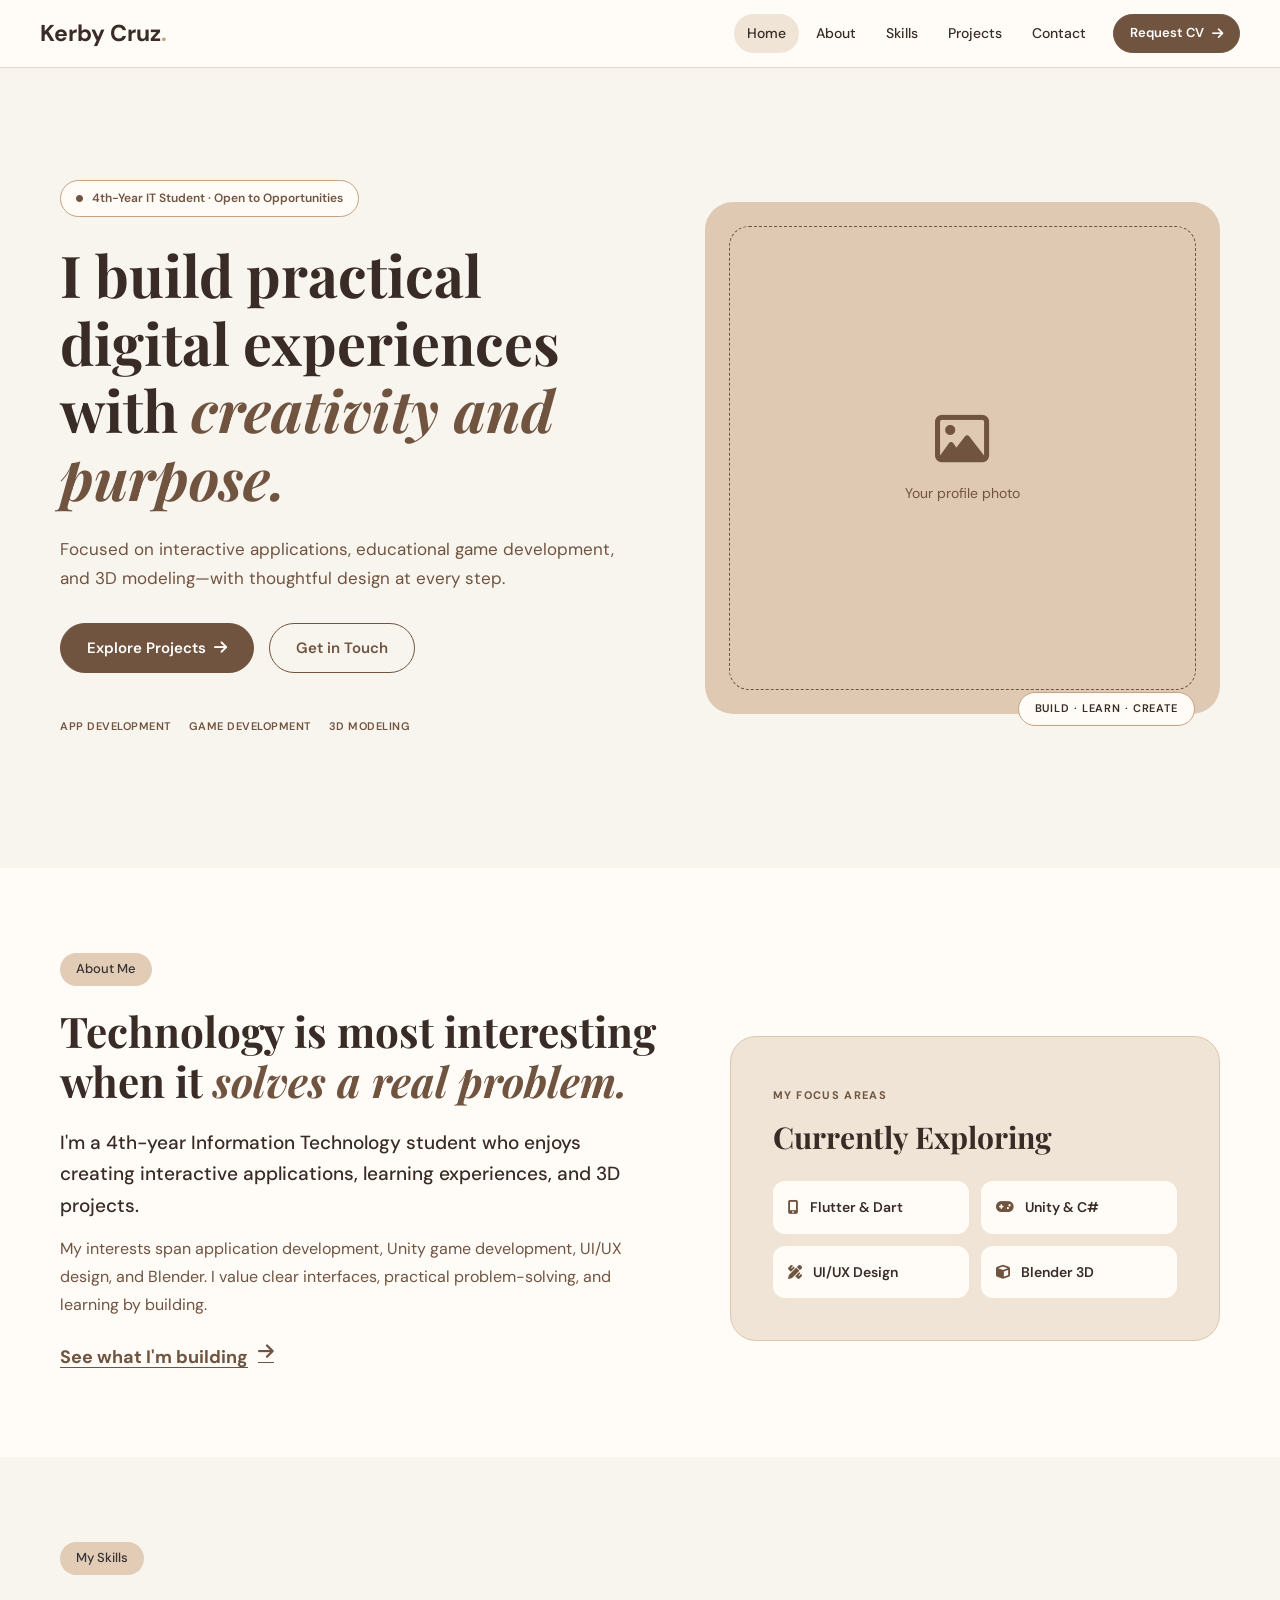
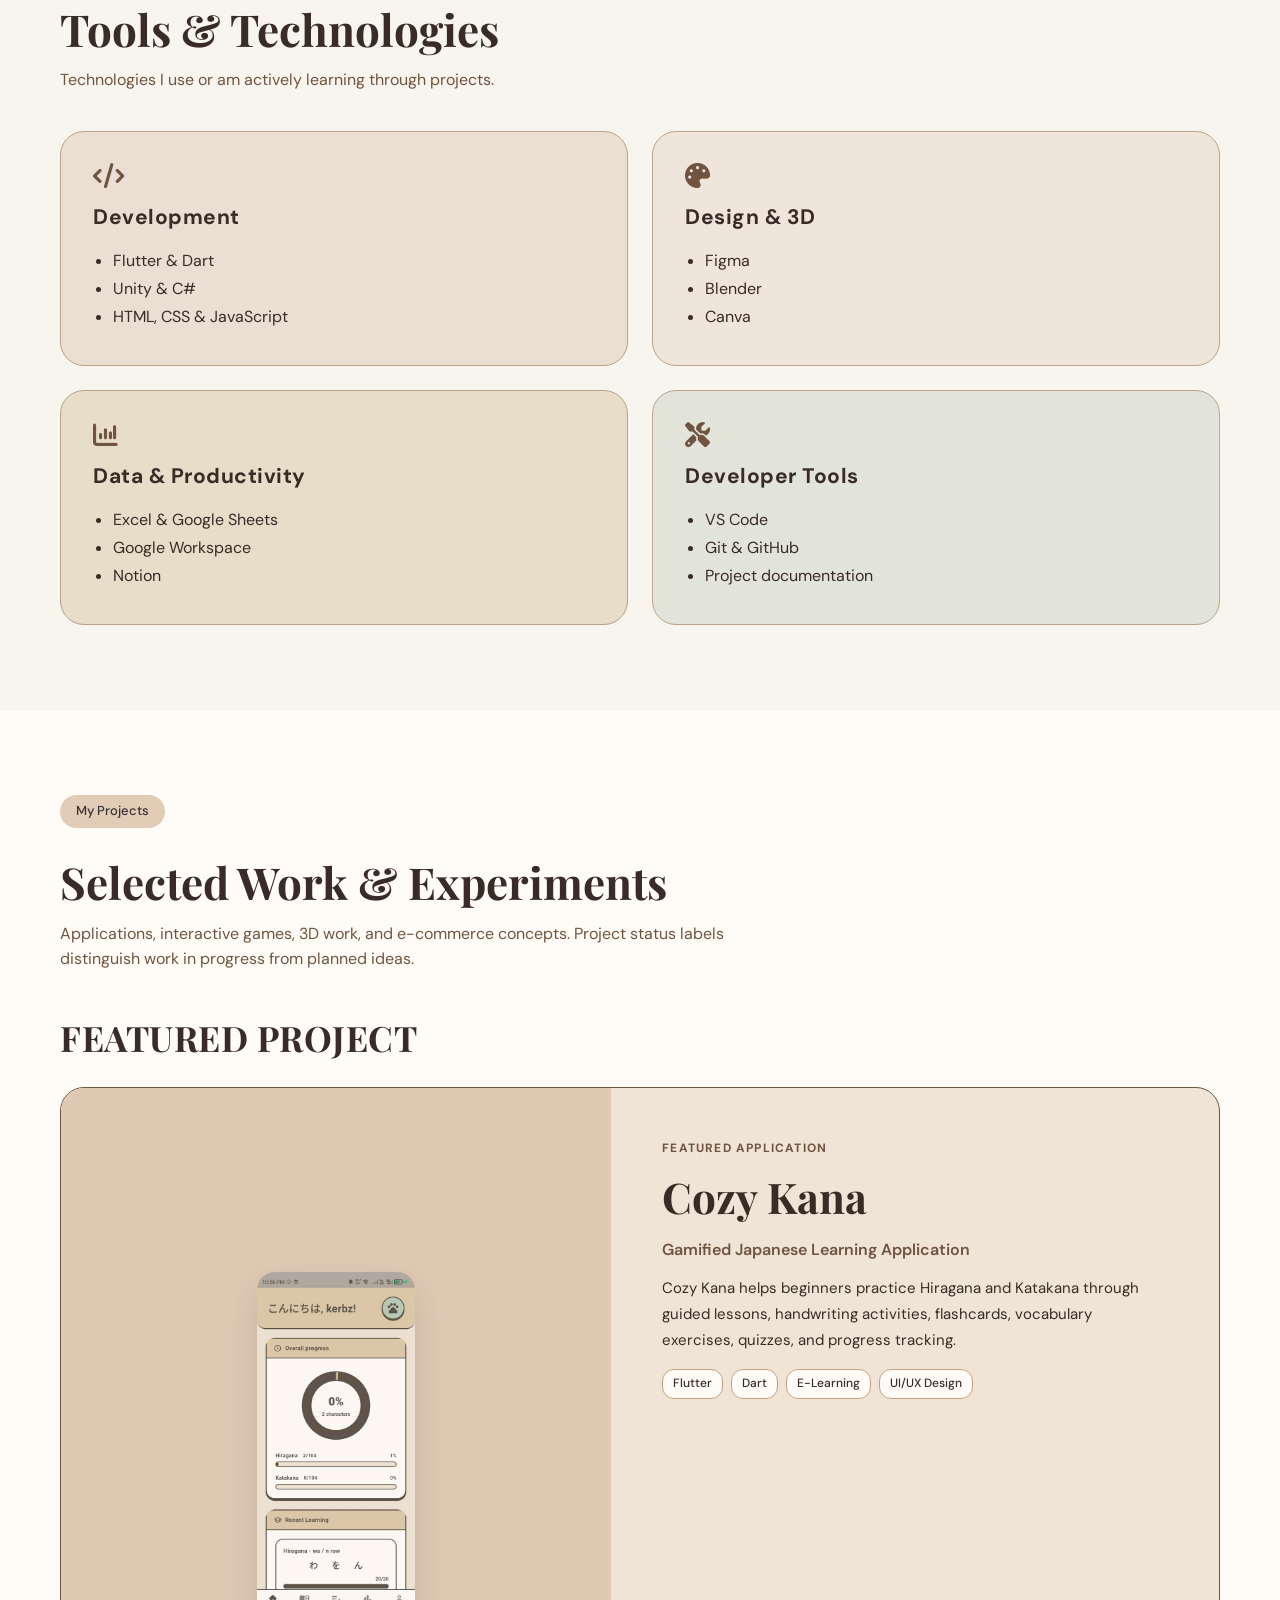
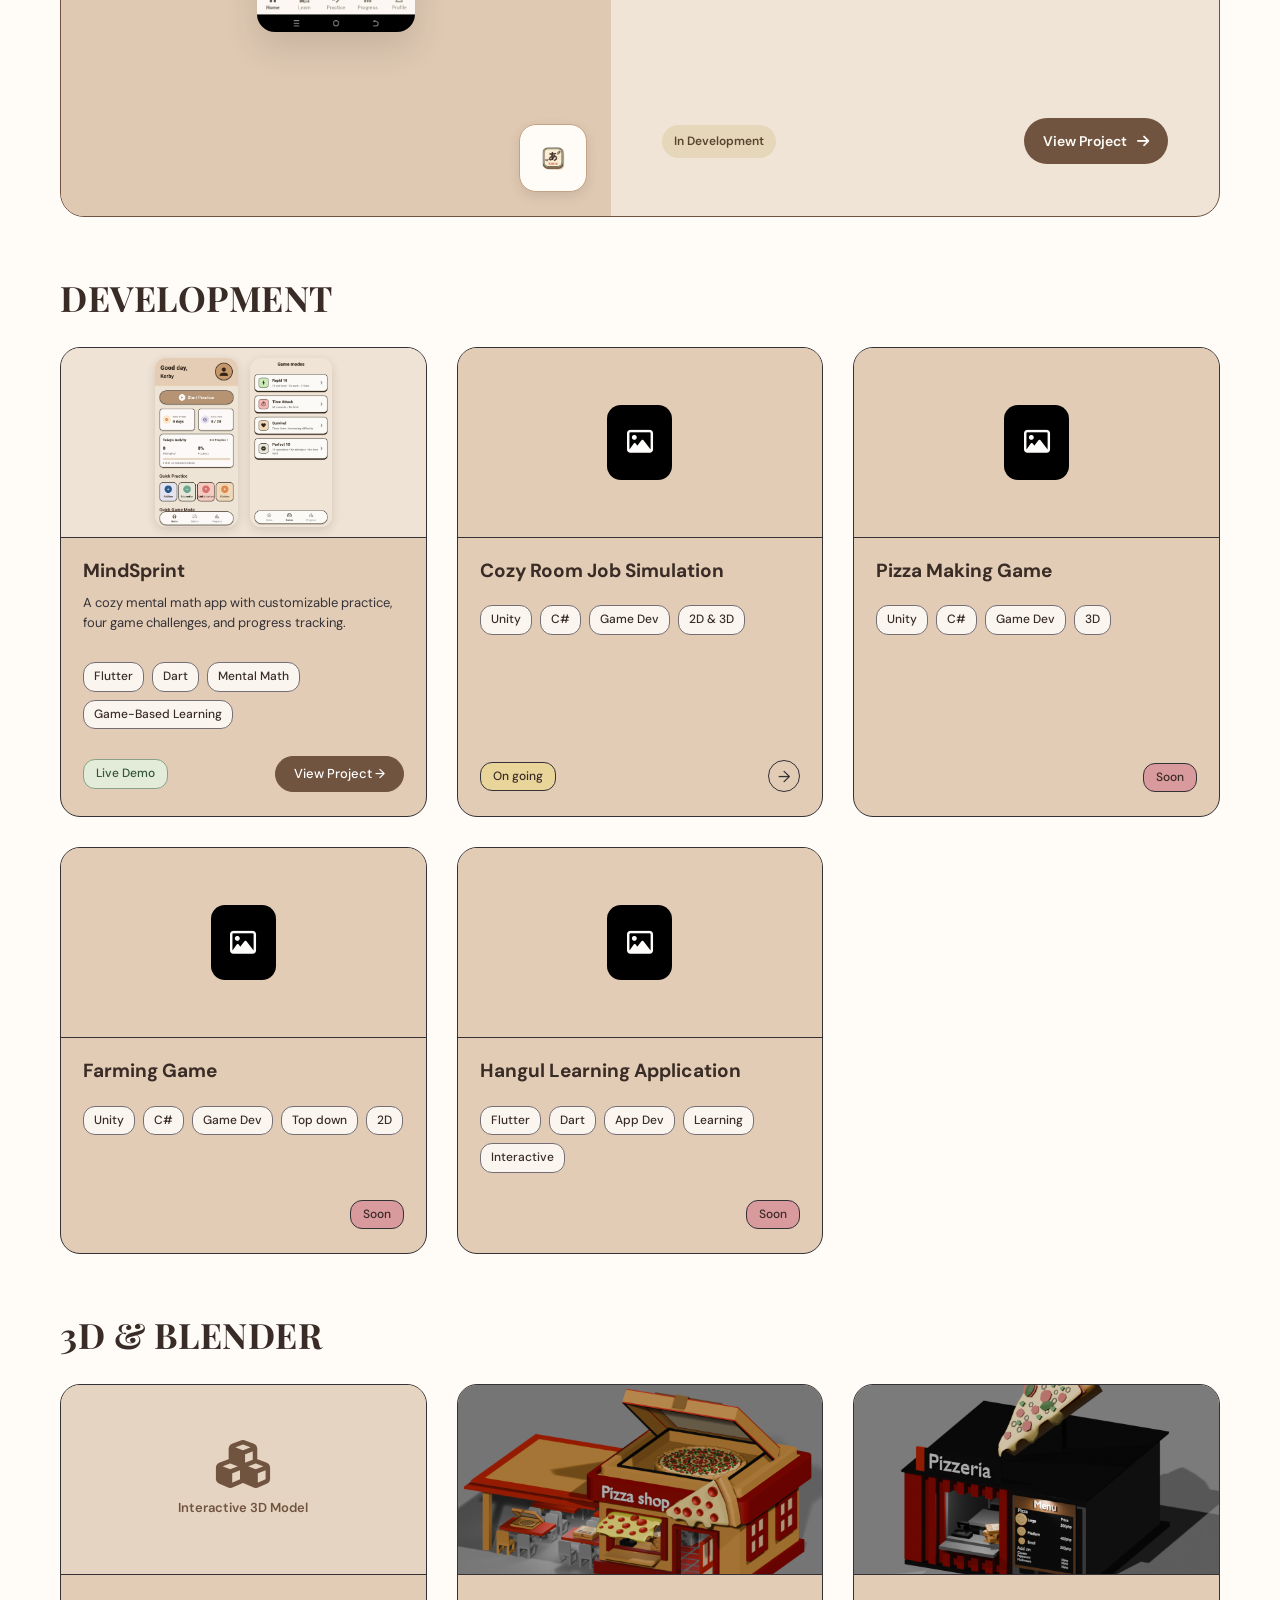
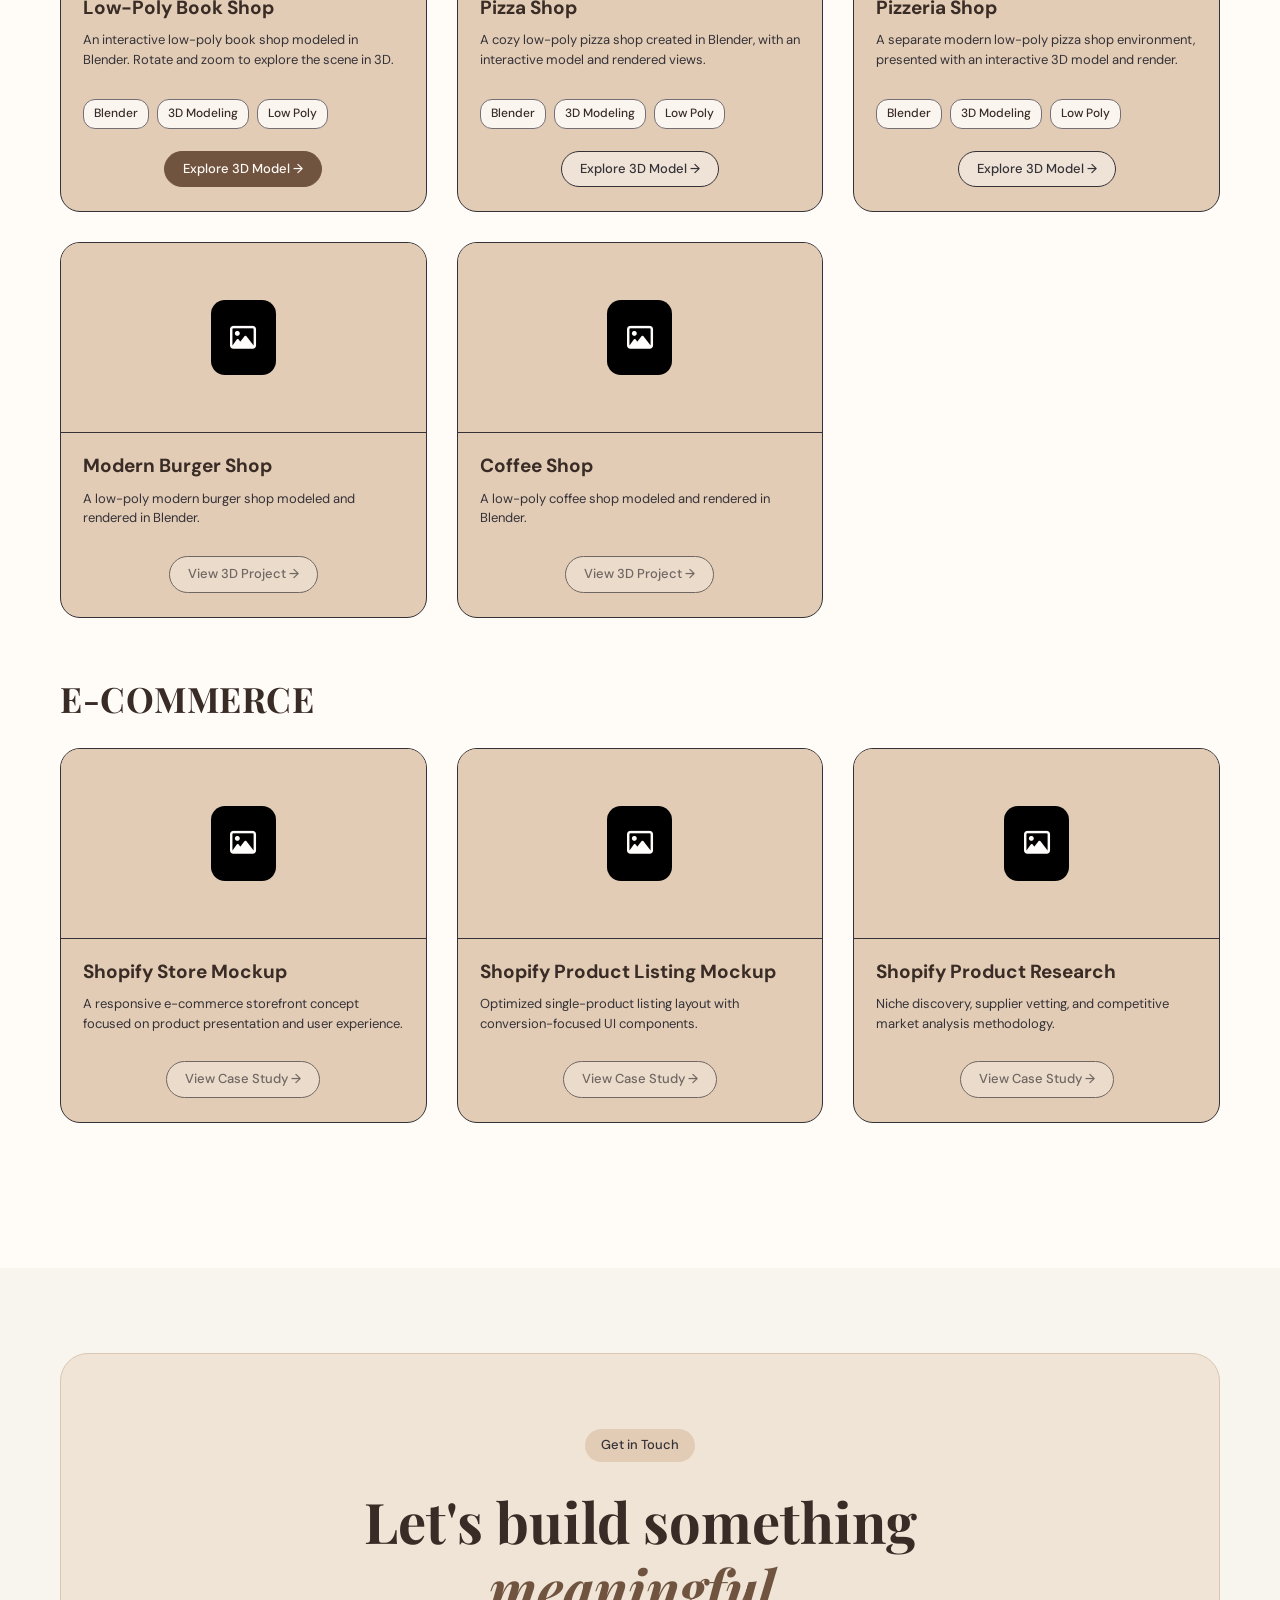
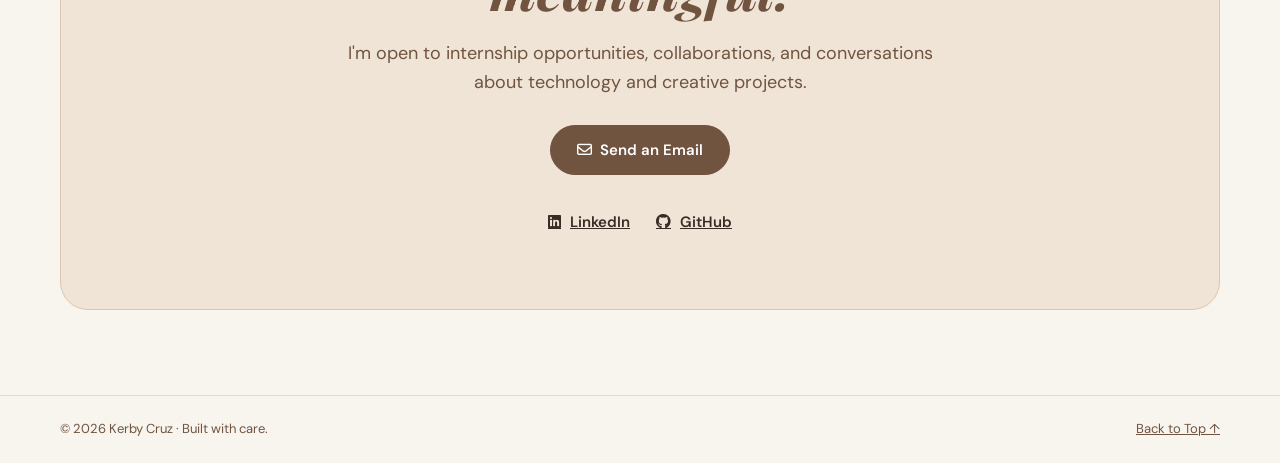
<file: index.html>
<!DOCTYPE html>
<html lang="en">
<head>
    <meta charset="UTF-8">
    <meta name="viewport" content="width=device-width, initial-scale=1">
    <meta name="description" content="Portfolio featuring Flutter app development, Unity game projects, Blender 3D work, and e-commerce concepts.">
    <meta name="theme-color" content="#F8F4EE">
    <title>Kerby Cruz | IT Portfolio</title>
    <!-- SHARED CSS: keep the original stylesheet, including Cozy Kana card styles. -->
    <link rel="stylesheet" href="style.css">
    <link rel="stylesheet" href="https://cdnjs.cloudflare.com/ajax/libs/font-awesome/6.4.0/css/all.min.css">
    <script src="script.js" defer></script>
</head>
<body class="single-page-portfolio">
    <a class="skip-link" href="#main-content">Skip to content</a>

    <!-- NAVIGATION: all five links point to sections on this same page. -->
    <nav id="navbar" class="site-nav" aria-label="Main navigation">
        <a class="logo" href="#home">Kerby Cruz<span class="logo-period">.</span></a>
        <button type="button" class="menu-toggle" id="menu-toggle"
                aria-label="Open navigation menu" aria-controls="primary-nav" aria-expanded="false">
            <i class="fa-solid fa-bars" aria-hidden="true"></i>
        </button>
        <div id="primary-nav" class="nav-links">
            <a href="#home" class="nav-item active" aria-current="location">Home</a>
            <a href="#about" class="nav-item">About</a>
            <a href="#skills" class="nav-item">Skills</a>
            <a href="#projects" class="nav-item">Projects</a>
            <a href="#contact" class="nav-item">Contact</a>
            <!-- TODO: Replace #contact with assets/Kerby_Cruz_CV.pdf when your CV exists,
                 then add the download attribute. For now, the button opens Contact. -->
            <a href="#contact" class="btn-nav">Request CV <i class="fa-solid fa-arrow-right" aria-hidden="true"></i></a>
        </div>
    </nav>

    <main id="main-content">
        <!-- 01 / HOME: editorial hero, responsive image placeholder. -->
        <section id="home" class="section hero-section" aria-labelledby="hero-heading">
            <div class="container hero-grid">
                <div class="hero-content">
                    <span class="eyebrow-pill"><i class="fa-solid fa-circle" aria-hidden="true"></i> 4th-Year IT Student · Open to Opportunities</span>
                    <h1 id="hero-heading">I build practical digital experiences with <em>creativity and purpose.</em></h1>
                    <p>Focused on interactive applications, educational game development, and 3D modeling—with thoughtful design at every step.</p>
                    <div class="hero-buttons">
                        <a href="#projects" class="btn primary">Explore Projects <i class="fa-solid fa-arrow-right" aria-hidden="true"></i></a>
                        <a href="#contact" class="btn outline">Get in Touch</a>
                    </div>
                    <div class="hero-footer"><span>APP DEVELOPMENT</span><span>GAME DEVELOPMENT</span><span>3D MODELING</span></div>
                </div>
                <!-- PHOTO GUIDE: replace this placeholder with your own portrait when ready.
                     Example: <img src="assets/image/profile.jpg" alt="Portrait of Kerby Cruz"> -->
                <div class="hero-portrait" aria-label="Profile image placeholder">
                    <div class="portrait-inner"><i class="fa-regular fa-image" aria-hidden="true"></i><span>Your profile photo</span></div>
                    <span class="portrait-caption">BUILD · LEARN · CREATE</span>
                </div>
            </div>
        </section>

        <!-- 02 / ABOUT: preserved biography topic, improved concise wording. -->
        <section id="about" class="section alternate-section" aria-labelledby="about-heading">
            <div class="container">
                <span class="pill brown-pill">About Me</span>
                <div class="about-grid updated-about-grid">
                    <div class="about-content">
                        <h2 id="about-heading">Technology is most interesting when it <em>solves a real problem.</em></h2>
                        <p class="section-lead">I'm a 4th-year Information Technology student who enjoys creating interactive applications, learning experiences, and 3D projects.</p>
                        <p class="section-copy">My interests span application development, Unity game development, UI/UX design, and Blender. I value clear interfaces, practical problem-solving, and learning by building.</p>
                        <a href="#projects" class="text-link">See what I'm building <i class="fa-solid fa-arrow-right" aria-hidden="true"></i></a>
                    </div>
                    <aside class="learning-panel" aria-label="Current areas of learning">
                        <span class="mini-label">MY FOCUS AREAS</span>
                        <h3>Currently Exploring</h3>
                        <div class="learning-items">
                            <div><i class="fa-solid fa-mobile-screen-button" aria-hidden="true"></i><span>Flutter &amp; Dart</span></div>
                            <div><i class="fa-solid fa-gamepad" aria-hidden="true"></i><span>Unity &amp; C#</span></div>
                            <div><i class="fa-solid fa-pen-ruler" aria-hidden="true"></i><span>UI/UX Design</span></div>
                            <div><i class="fa-solid fa-cube" aria-hidden="true"></i><span>Blender 3D</span></div>
                        </div>
                    </aside>
                </div>
            </div>
        </section>

        <!-- 03 / SKILLS: four useful groups rather than two empty cards. -->
        <section id="skills" class="section" aria-labelledby="skills-heading">
            <div class="container">
                <span class="pill brown-pill">My Skills</span>
                <h2 id="skills-heading" class="section-heading">Tools &amp; Technologies</h2>
                <p class="section-intro">Technologies I use or am actively learning through projects.</p>
                <div class="skills-grid revised-skills-grid">
                    <article class="skill-card skill-warm-one"><i class="fa-solid fa-code skill-icon" aria-hidden="true"></i><h3>Development</h3><ul><li>Flutter &amp; Dart</li><li>Unity &amp; C#</li><li>HTML, CSS &amp; JavaScript</li></ul></article>
                    <article class="skill-card skill-warm-two"><i class="fa-solid fa-palette skill-icon" aria-hidden="true"></i><h3>Design &amp; 3D</h3><ul><li>Figma</li><li>Blender</li><li>Canva</li></ul></article>
                    <article class="skill-card skill-warm-three"><i class="fa-solid fa-chart-column skill-icon" aria-hidden="true"></i><h3>Data &amp; Productivity</h3><ul><li>Excel &amp; Google Sheets</li><li>Google Workspace</li><li>Notion</li></ul></article>
                    <article class="skill-card skill-warm-four"><i class="fa-solid fa-screwdriver-wrench skill-icon" aria-hidden="true"></i><h3>Developer Tools</h3><ul><li>VS Code</li><li>Git &amp; GitHub</li><li>Project documentation</li></ul></article>
                </div>
            </div>
        </section>

        <!-- 04 / PROJECTS: content migrated from your revised projects.html.
             Cozy Kana remains the featured card and opens its existing detail page.
             All unfinished project cards remain in their original categories. -->
        <section id="projects" class="section alternate-section" aria-labelledby="projects-heading">
            <div class="container">
                <span class="pill brown-pill">My Projects</span>
                <h2 id="projects-heading" class="section-heading">Selected Work &amp; Experiments</h2>
                <p class="section-intro">Applications, interactive games, 3D work, and e-commerce concepts. Project status labels distinguish work in progress from planned ideas.</p>
        <!-- ========================================================
             1. FEATURED PROJECT SECTION (COZY KANA WITH LOGO)
        ======================================================== -->
        <section class="project-group">
            <h2 class="project-group-title">FEATURED PROJECT</h2>
            
            <!-- FEATURED COZY KANA: only this card uses the new wide layout. -->
            <!-- IMAGE GUIDE: Keep the filenames exactly as they appear in assets/image/cozy_kana_project_image/. -->
            <div class="featured-kana-layout">
                <article class="featured-kana-card" aria-labelledby="kana-featured-title">
                    <div class="featured-kana-media">
                        <!-- The screenshot is a real project asset, not a placeholder. -->
                        <img class="featured-kana-screen"
                             src="assets/image/cozy_kana_project_image/Hometab.jpeg"
                             alt="Cozy Kana application home screen"
                             loading="lazy" decoding="async">
                        <!-- App identity stays visible but does not obscure the screenshot. -->
                        <img class="featured-kana-logo"
                             src="assets/image/cozy_kana_project_image/cozy_kana_logo.png"
                             alt="Cozy Kana logo"
                             loading="lazy" decoding="async">
                    </div>
                    <div class="featured-kana-content">
                        <span class="featured-kana-eyebrow">Featured Application</span>
                        <h3 id="kana-featured-title">Cozy Kana</h3>
                        <p class="featured-kana-subtitle">Gamified Japanese Learning Application</p>
                        <p class="featured-kana-description">
                            Cozy Kana helps beginners practice Hiragana and Katakana through
                            guided lessons, handwriting activities, flashcards, vocabulary
                            exercises, quizzes, and progress tracking.
                        </p>
                        <div class="tags" aria-label="Technologies and skills">
                            <span class="tag">Flutter</span>
                            <span class="tag">Dart</span>
                            <span class="tag">E-Learning</span>
                            <span class="tag">UI/UX Design</span>
                        </div>
                        <div class="featured-kana-footer">
                            <span class="featured-kana-status">In Development</span>
                            <!-- Opens the EXISTING project detail page; no other navigation is changed. -->
                            <a class="featured-kana-link" href="project-cozy-kana.html">
                                View Project <i class="fa-solid fa-arrow-right" aria-hidden="true"></i>
                            </a>
                        </div>
                    </div>
                </article>
            </div>
        </section>

        <!-- ========================================================
             2. DEVELOPMENT SECTION
        ======================================================== -->
        <section class="project-group">
            <h2 class="project-group-title">DEVELOPMENT</h2>

            <div class="projects-grid">
                <!-- =====================================================
                     NEW PROJECT: MINDSPRINT
                     Screenshots already live in:
                     assets/image/mind_sprint_project_image/
                     Opens its own page; other project cards are preserved.
                     ===================================================== -->
                <article class="project-card mindsprint-project-card">
                    <div class="card-img mindsprint-project-preview">
                        <img src="assets/image/mind_sprint_project_image/home_tab.jpeg"
                             alt="MindSprint home dashboard" loading="lazy" decoding="async">
                        <img src="assets/image/mind_sprint_project_image/game_mode_tab.jpeg"
                             alt="MindSprint game mode selection" loading="lazy" decoding="async">
                    </div>
                    <div class="card-info">
                        <h3>MindSprint</h3>
                        <p class="card-desc">A cozy mental math app with customizable practice,
                            four game challenges, and progress tracking.</p>
                        <div class="tags" aria-label="MindSprint technologies">
                            <span class="tag">Flutter</span>
                            <span class="tag">Dart</span>
                            <span class="tag">Mental Math</span>
                            <span class="tag">Game-Based Learning</span>
                        </div>
                        <div class="status-row">
                            <span class="status-pill mindsprint-live-status">Live Demo</span>
                            <a class="view-pill-btn" href="project-mindsprint.html">View Project &rarr;</a>
                        </div>
                    </div>
                </article>

                <!-- Card 1: Cozy Room Job Simulation -->
                <article class="project-card">
                    <div class="card-img">
                        <div class="icon-box"><i class="fa-regular fa-image"></i></div>
                    </div>
                    <div class="card-info">
                        <h3>Cozy Room Job Simulation</h3>
                        <div class="tags">
                            <span class="tag">Unity</span>
                            <span class="tag">C#</span>
                            <span class="tag">Game Dev</span>
                            <span class="tag">2D & 3D</span>
                        </div>
                        <div class="status-row">
                            <span class="status-pill yellow-status">On going</span>
                            <a href="project-cozy-room.html" class="arrow-btn" aria-label="View Cozy Room Simulation Details">&rarr;</a>
                        </div>
                    </div>
                </article>

                <!-- Card 2: Pizza Making Game -->
                <article class="project-card">
                    <div class="card-img">
                        <div class="icon-box"><i class="fa-regular fa-image"></i></div>
                    </div>
                    <div class="card-info">
                        <h3>Pizza Making Game</h3>
                        <div class="tags">
                            <span class="tag">Unity</span>
                            <span class="tag">C#</span>
                            <span class="tag">Game Dev</span>
                            <span class="tag">3D</span>
                        </div>
                        <div class="status-row right">
                            <span class="status-pill red-status">Soon</span>
                        </div>
                    </div>
                </article>

                <!-- Card 3: Farming Game -->
                <article class="project-card">
                    <div class="card-img">
                        <div class="icon-box"><i class="fa-regular fa-image"></i></div>
                    </div>
                    <div class="card-info">
                        <h3>Farming Game</h3>
                        <div class="tags">
                            <span class="tag">Unity</span>
                            <span class="tag">C#</span>
                            <span class="tag">Game Dev</span>
                            <span class="tag">Top down</span>
                            <span class="tag">2D</span>
                        </div>
                        <div class="status-row right">
                            <span class="status-pill red-status">Soon</span>
                        </div>
                    </div>
                </article>

                <!-- Card 4: Hangul Learning Application -->
                <article class="project-card">
                    <div class="card-img">
                        <div class="icon-box"><i class="fa-regular fa-image"></i></div>
                    </div>
                    <div class="card-info">
                        <h3>Hangul Learning Application</h3>
                        <div class="tags">
                            <span class="tag">Flutter</span>
                            <span class="tag">Dart</span>
                            <span class="tag">App Dev</span>
                            <span class="tag">Learning</span>
                            <span class="tag">Interactive</span>
                        </div>
                        <div class="status-row right">
                            <span class="status-pill red-status">Soon</span>
                        </div>
                    </div>
                </article>
            </div>
        </section>

        <!-- ========================================================
             3. 3D & BLENDER SECTION
        ======================================================== -->
        <section class="project-group">
            <h2 class="project-group-title">3D & BLENDER</h2>

            <div class="projects-grid">
                <!-- =====================================================
                     BOOK SHOP: interactive 3D model project.
                     The actual GLB loads only on its detail page to keep
                     the homepage fast on phones.
                     ===================================================== -->
                <article class="project-card bookshop-project-card">
                    <div class="card-img bookshop-project-preview" aria-hidden="true">
                        <i class="fa-solid fa-cubes" aria-hidden="true"></i>
                        <span>Interactive 3D Model</span>
                    </div>
                    <div class="card-info">
                        <h3>Low-Poly Book Shop</h3>
                        <p class="card-desc">An interactive low-poly book shop modeled in Blender. Rotate and zoom to explore the scene in 3D.</p>
                        <div class="tags"><span class="tag">Blender</span><span class="tag">3D Modeling</span><span class="tag">Low Poly</span></div>
                        <!-- Opens the dedicated model page. -->
                        <div class="btn-row">
                            <a href="project-book-shop.html" class="view-pill-btn">Explore 3D Model &rarr;</a>
                        </div>
                    </div>
                </article>
<!-- ========================================================
                     PIZZA SHOP — PROJECT CARD
                     Uses the same card classes as your other projects.
                     Screenshot location follows your VS Code folder tree.
                     ======================================================== -->
                <article class="project-card">
                    <div class="card-img">
                        <img src="assets/image/3d_shop_image/pizza_shop_image/pizza_shop.png"
                             alt="Blender render of the low-poly Pizza Shop"
                             loading="lazy" decoding="async">
                    </div>
                    <div class="card-info">
                        <h3>Pizza Shop</h3>
                        <p class="card-desc">A cozy low-poly pizza shop created in Blender, with an interactive model and rendered views.</p>
                        <div class="tags" aria-label="Pizza Shop skills">
                            <span class="tag">Blender</span>
                            <span class="tag">3D Modeling</span>
                            <span class="tag">Low Poly</span>
                        </div>
                        <div class="btn-row">
                            <a class="view-pill-btn" href="project-pizza-shop.html">Explore 3D Model &rarr;</a>
                        </div>
                    </div>
                </article>

                <!-- ========================================================
                     MODERN PIZZA SHOP — DIFFERENT 3D PROJECT
                     This card opens its own page and its own model.
                     ======================================================== -->
                <article class="project-card">
                    <div class="card-img">
                        <img src="assets/image/3d_shop_image/pizza_shop_image/pizza_modern.png"
                             alt="Blender render of the Modern Pizza Shop"
                             loading="lazy" decoding="async">
                    </div>
                    <div class="card-info">
                        <h3>Pizzeria Shop</h3>
                        <p class="card-desc">A separate modern low-poly pizza shop environment, presented with an interactive 3D model and render.</p>
                        <div class="tags" aria-label="Pizzeria Shop skills">
                            <span class="tag">Blender</span>
                            <span class="tag">3D Modeling</span>
                            <span class="tag">Low Poly</span>
                        </div>
                        <div class="btn-row">
                            <a class="view-pill-btn" href="project-pizza-modern.html">Explore 3D Model &rarr;</a>
                        </div>
                    </div>
                </article>

                <!-- 3D Card 3 -->
                <article class="project-card">
                    <div class="card-img">
                        <div class="icon-box"><i class="fa-regular fa-image"></i></div>
                    </div>
                    <div class="card-info">
                        <h3>Modern Burger Shop</h3>
                        <p class="card-desc">A low-poly modern burger shop modeled and rendered in Blender.</p>
                        <div class="btn-row">
                            <span class="view-pill-btn pending-link" aria-label="Project details coming soon">View 3D Project &rarr;</span>
                        </div>
                    </div>
                </article>

                <!-- 3D Card 5 -->
                <article class="project-card">
                    <div class="card-img">
                        <div class="icon-box"><i class="fa-regular fa-image"></i></div>
                    </div>
                    <div class="card-info">
                        <h3>Coffee Shop</h3>
                        <p class="card-desc">A low-poly coffee shop modeled and rendered in Blender.</p>
                        <div class="btn-row">
                            <span class="view-pill-btn pending-link" aria-label="Project details coming soon">View 3D Project &rarr;</span>
                        </div>
                    </div>
                </article>
            </div>
        </section>

        <!-- ========================================================
             4. E-COMMERCE SECTION
        ======================================================== -->
        <section class="project-group">
            <h2 class="project-group-title">E-COMMERCE</h2>

            <div class="projects-grid">
                <!-- E-Commerce Card 1 -->
                <article class="project-card">
                    <div class="card-img">
                        <div class="icon-box"><i class="fa-regular fa-image"></i></div>
                    </div>
                    <div class="card-info">
                        <h3>Shopify Store Mockup</h3>
                        <p class="card-desc">A responsive e-commerce storefront concept focused on product presentation and user experience.</p>
                        <div class="btn-row">
                            <span class="view-pill-btn pending-link" aria-label="Project details coming soon">View Case Study &rarr;</span>
                        </div>
                    </div>
                </article>

                <!-- E-Commerce Card 2 -->
                <article class="project-card">
                    <div class="card-img">
                        <div class="icon-box"><i class="fa-regular fa-image"></i></div>
                    </div>
                    <div class="card-info">
                        <h3>Shopify Product Listing Mockup</h3>
                        <p class="card-desc">Optimized single-product listing layout with conversion-focused UI components.</p>
                        <div class="btn-row">
                            <span class="view-pill-btn pending-link" aria-label="Project details coming soon">View Case Study &rarr;</span>
                        </div>
                    </div>
                </article>

                <!-- E-Commerce Card 3 -->
                <article class="project-card">
                    <div class="card-img">
                        <div class="icon-box"><i class="fa-regular fa-image"></i></div>
                    </div>
                    <div class="card-info">
                        <h3>Shopify Product Research</h3>
                        <p class="card-desc">Niche discovery, supplier vetting, and competitive market analysis methodology.</p>
                        <div class="btn-row">
                            <span class="view-pill-btn pending-link" aria-label="Project details coming soon">View Case Study &rarr;</span>
                        </div>
                    </div>
                </article>
            </div>
        </section>
            </div>
        </section>

        <!-- 05 / CONTACT: replace all placeholders with real URLs when available. -->
        <section id="contact" class="section contact-section" aria-labelledby="contact-heading">
            <div class="container">
                <div class="contact-panel">
                    <span class="pill brown-pill">Get in Touch</span>
                    <h2 id="contact-heading">Let's build something <em>meaningful.</em></h2>
                    <p>I'm open to internship opportunities, collaborations, and conversations about technology and creative projects.</p>
                    <!-- TODO: Replace your.email@example.com with your real email. -->
                    <a href="mailto:your.email@example.com" class="btn primary"><i class="fa-regular fa-envelope" aria-hidden="true"></i> Send an Email</a>
                    <div class="contact-socials">
                        <!-- TODO: Replace with your own public LinkedIn profile URL. -->
                        <a href="https://www.linkedin.com/" target="_blank" rel="noopener noreferrer" aria-label="LinkedIn profile"><i class="fa-brands fa-linkedin" aria-hidden="true"></i> LinkedIn</a>
                        <!-- Optional: use a direct profile rather than GitHub's homepage. -->
                        <a href="https://github.com/" target="_blank" rel="noopener noreferrer" aria-label="GitHub profile"><i class="fa-brands fa-github" aria-hidden="true"></i> GitHub</a>
                    </div>
                </div>
            </div>
        </section>
    </main>
    <footer class="site-footer"><div class="container footer-inner"><span>© 2026 Kerby Cruz · Built with care.</span><a href="#home">Back to Top ↑</a></div></footer>
</body>
</html>
</file>
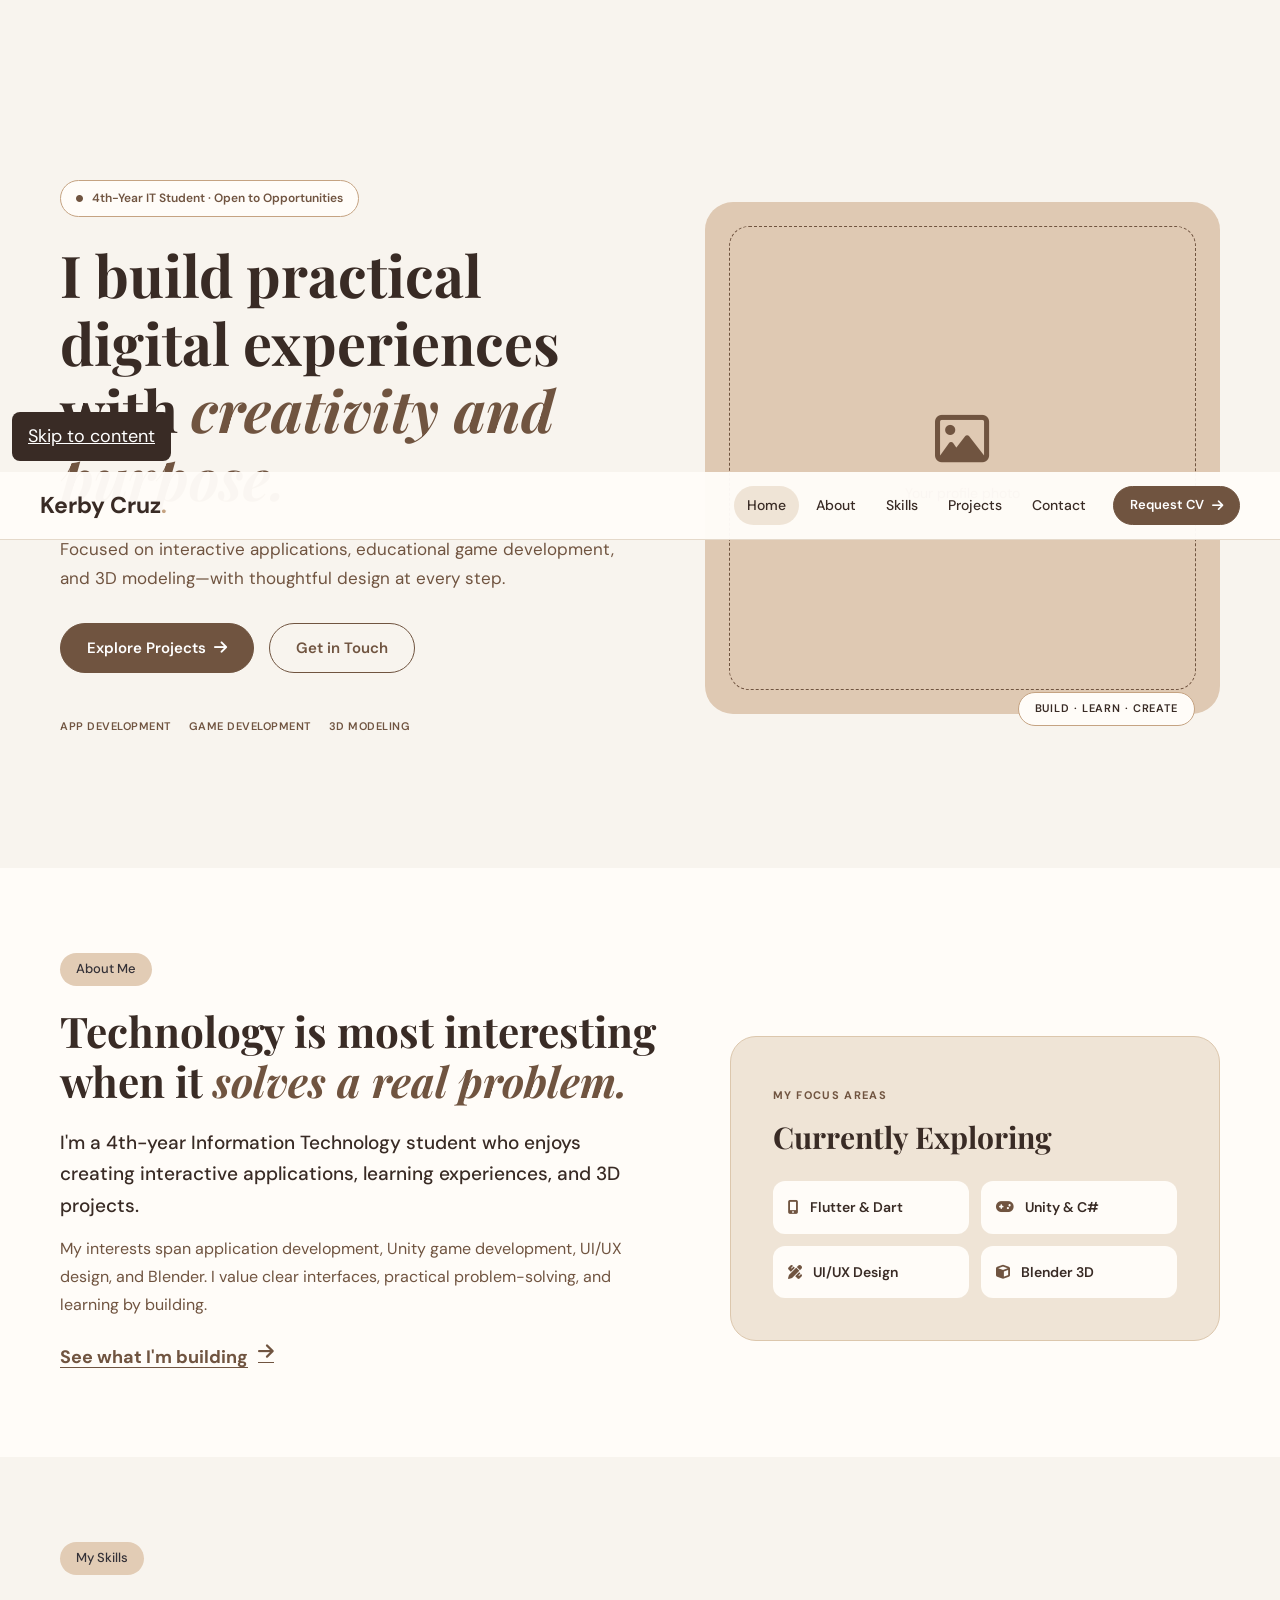
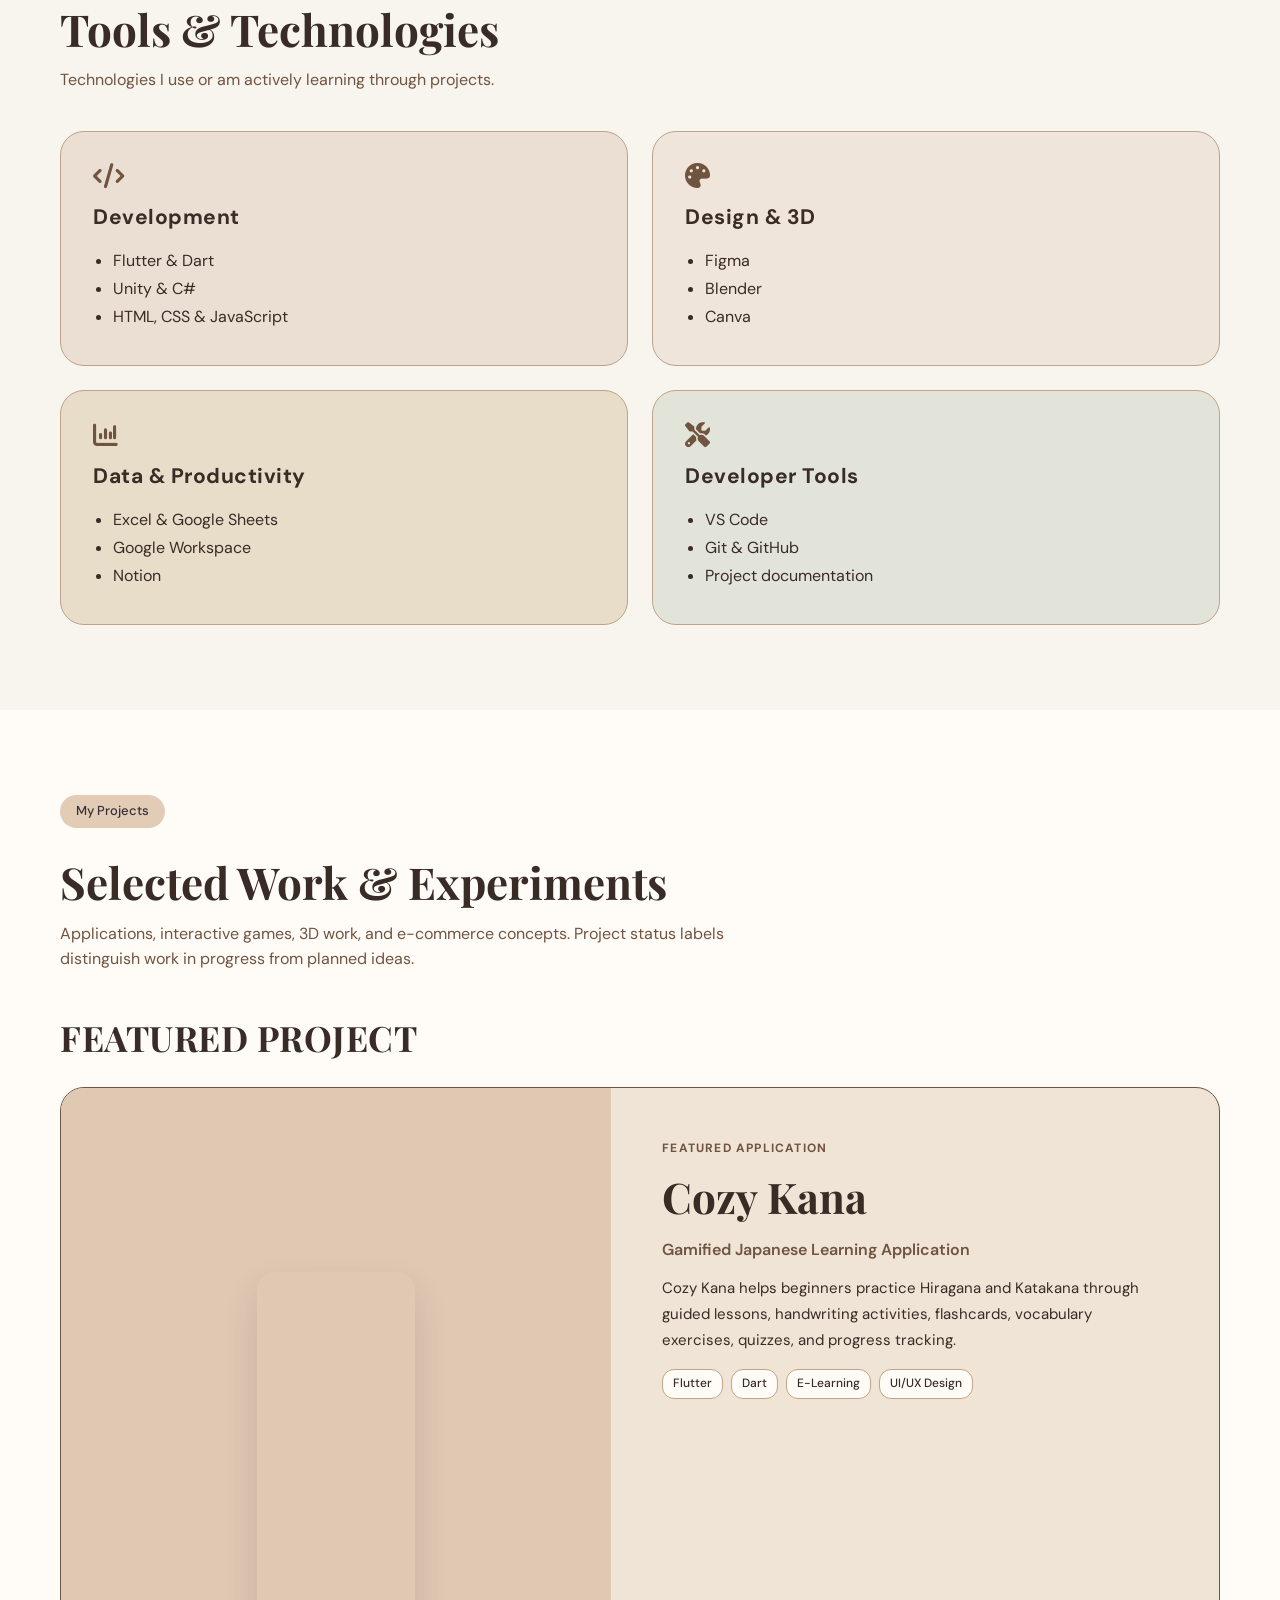
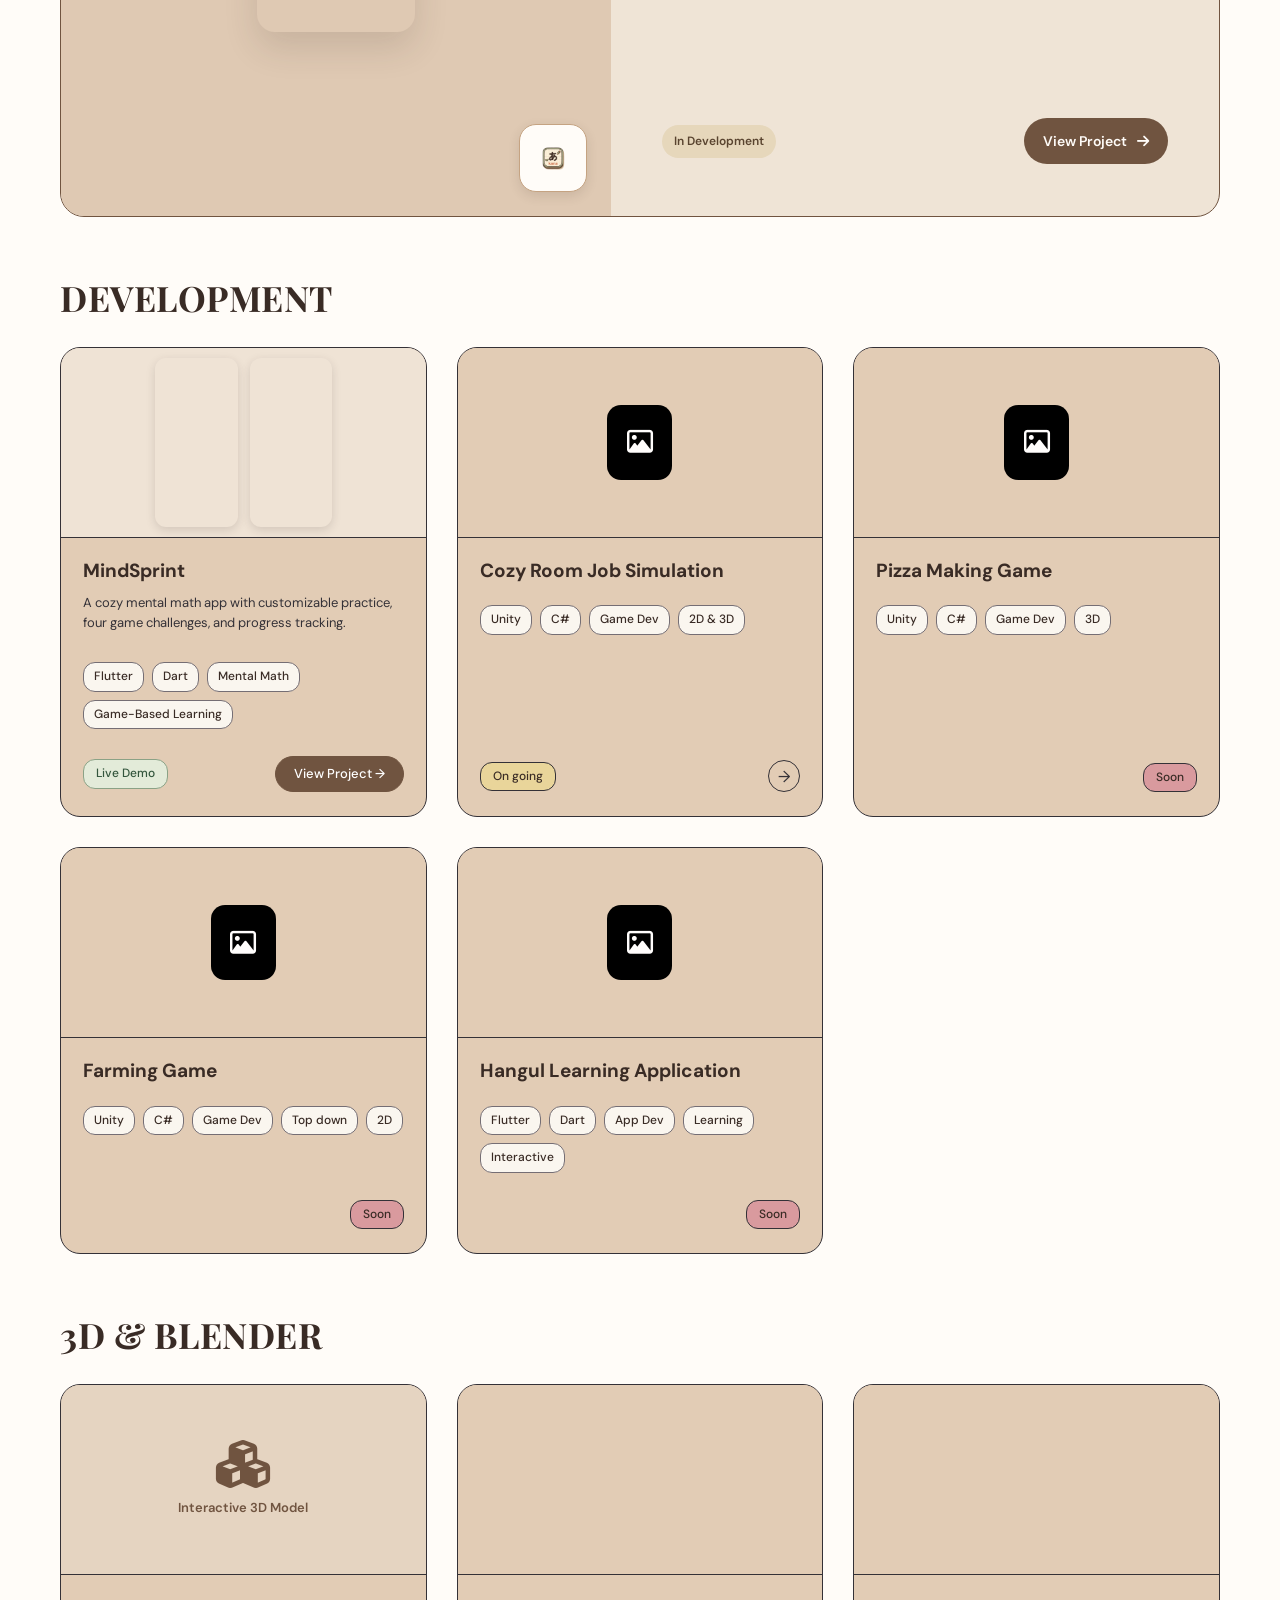
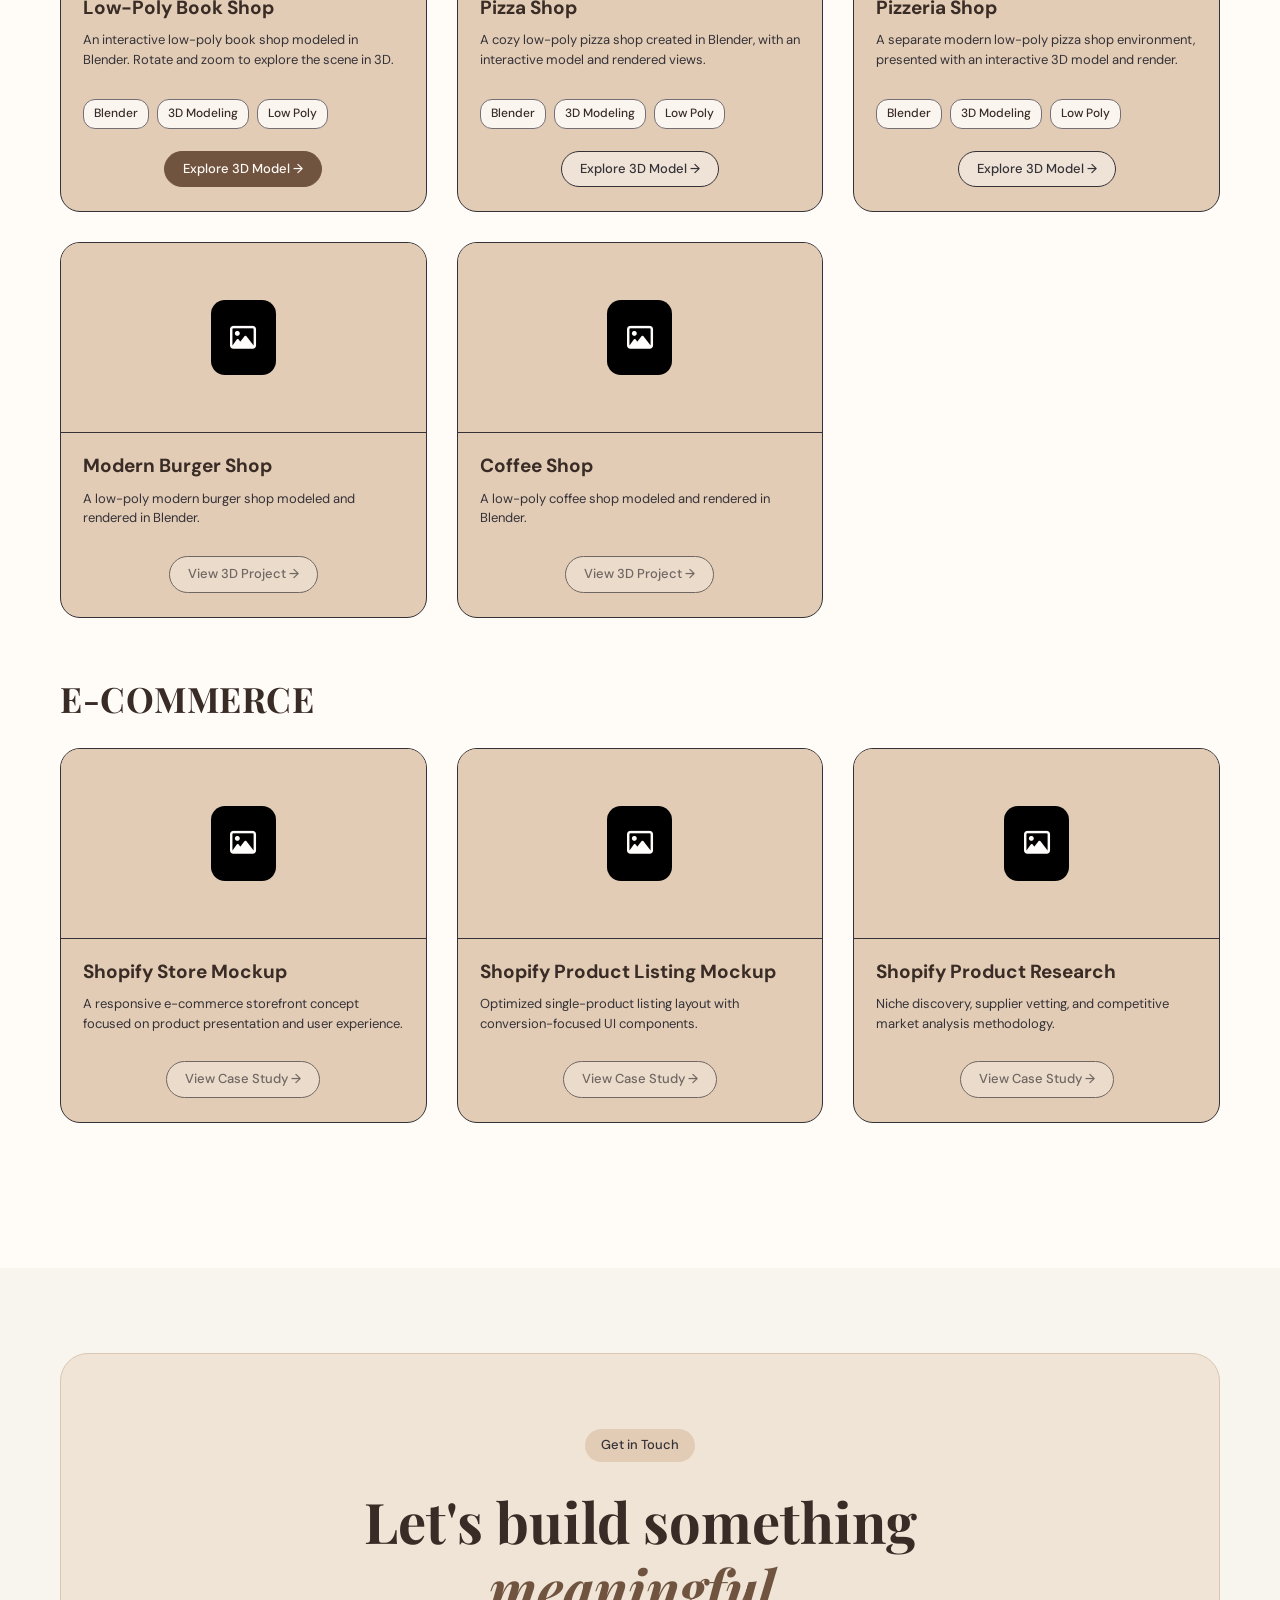
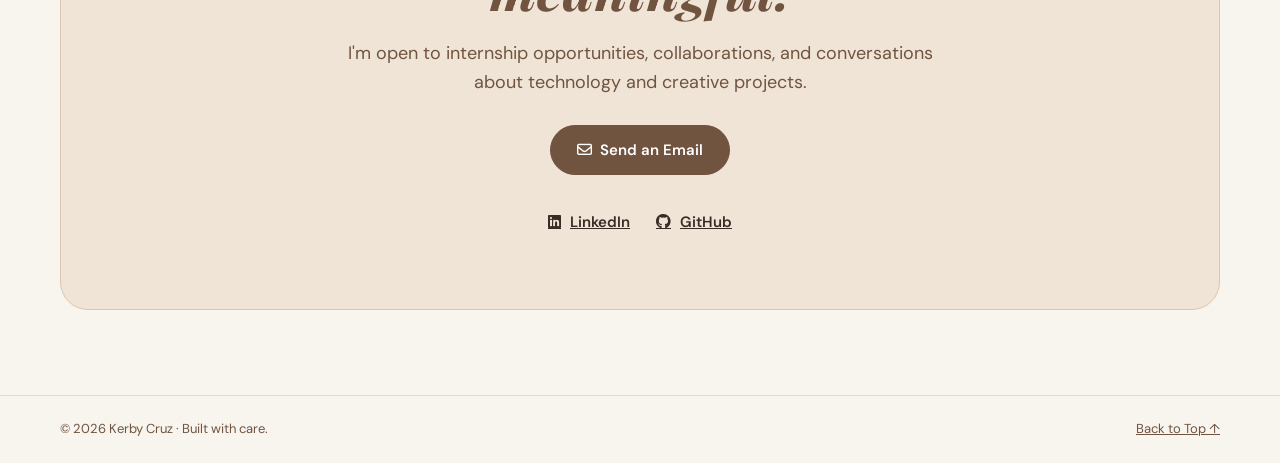
<file: about.html>
<!DOCTYPE html>
<html lang="en">
<head>
<meta charset="UTF-8">
<meta name="viewport" content="width=device-width, initial-scale=1">
<!-- Compatibility redirect: this content now lives on the scrolling homepage. -->
<meta http-equiv="refresh" content="0; url=index.html#about">
<title>Redirecting to About | Kerby Cruz</title>
</head>
<body><p>This page is now part of the <a href="index.html#about">scrollable portfolio</a>.</p></body>
</html>
</file>
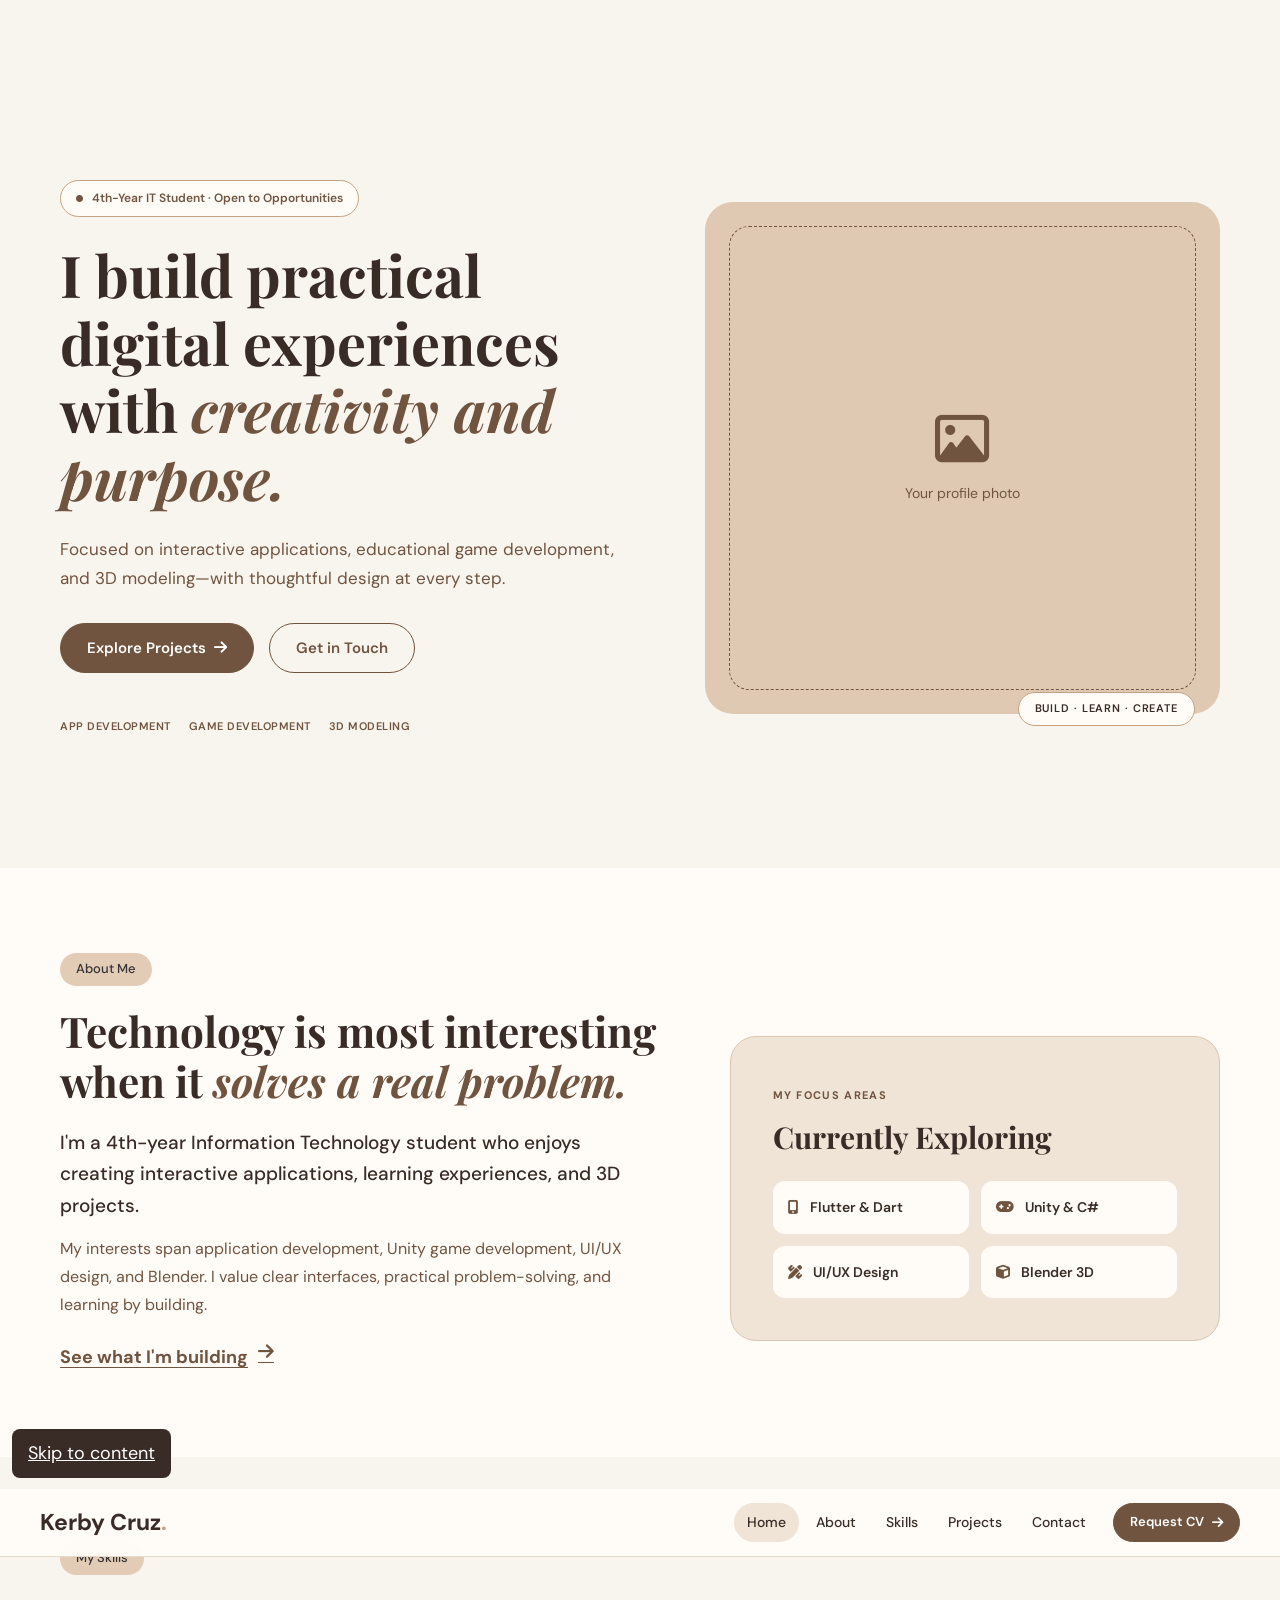
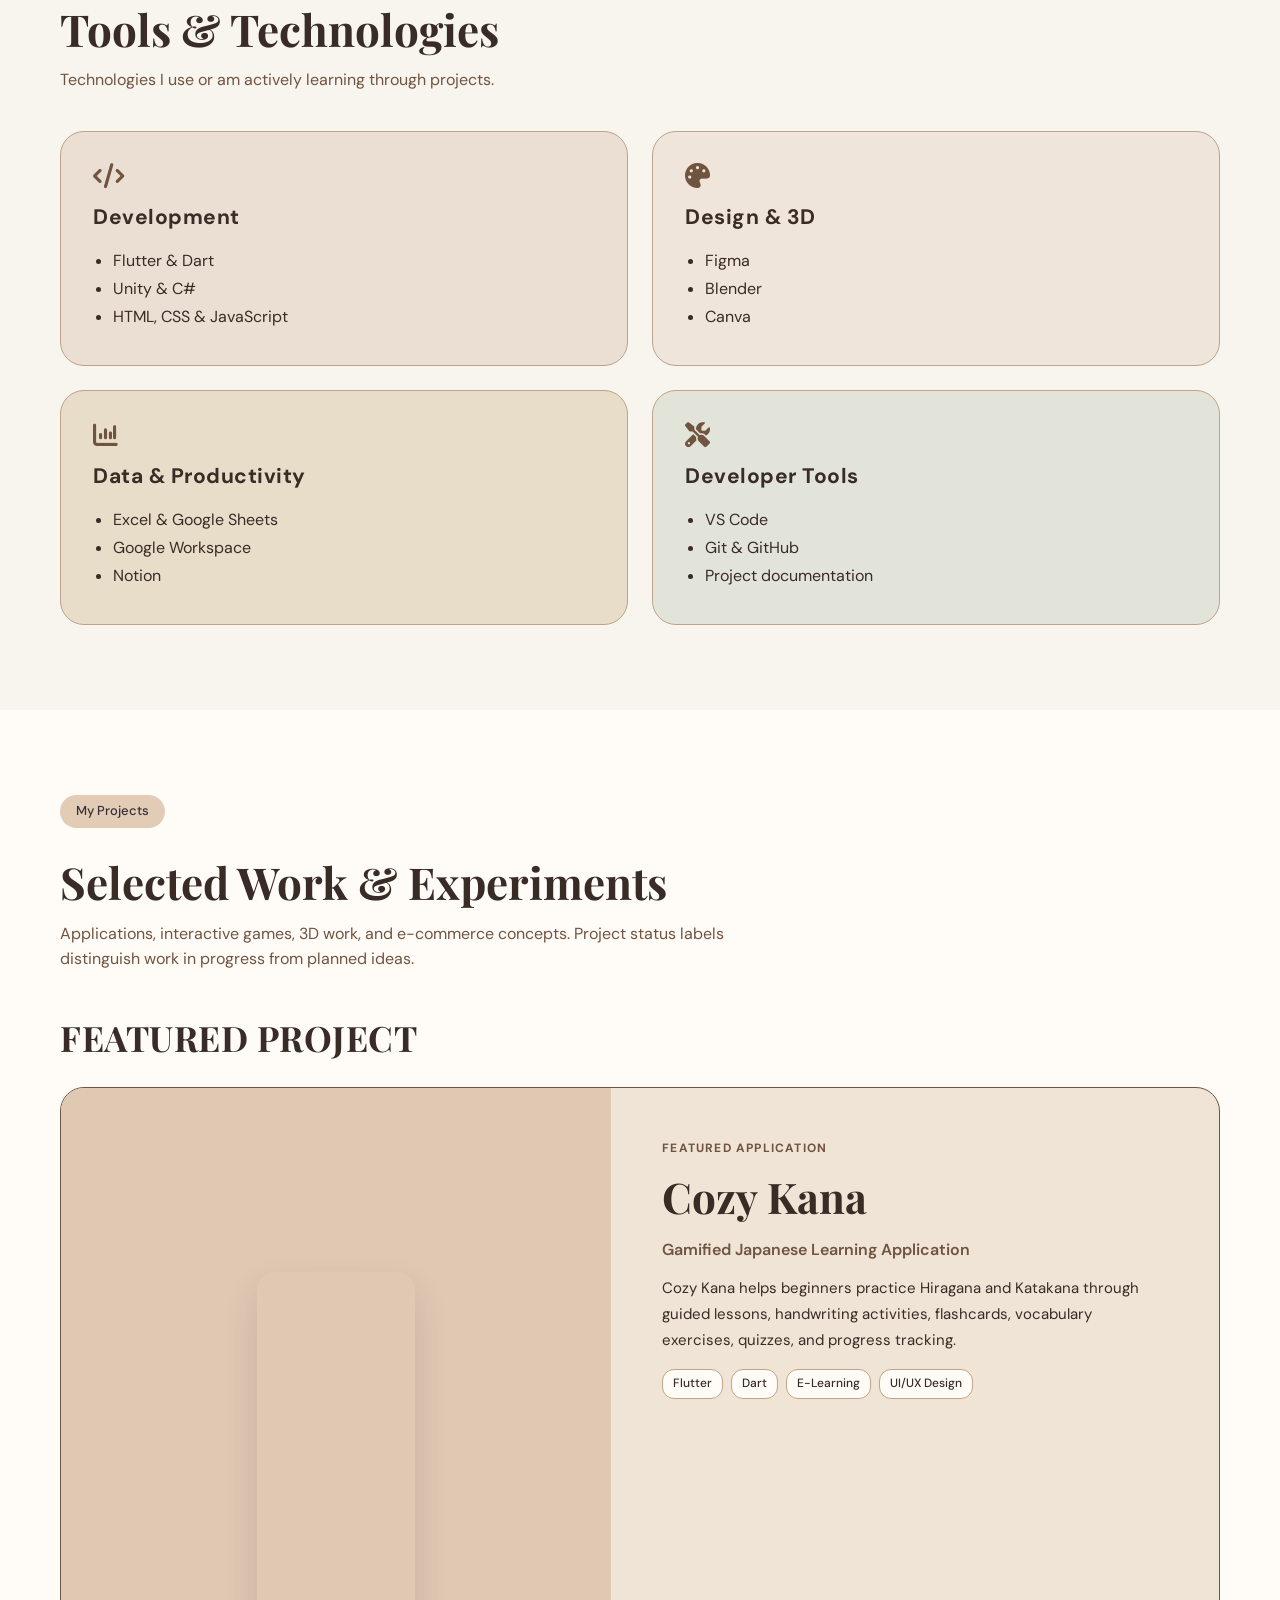
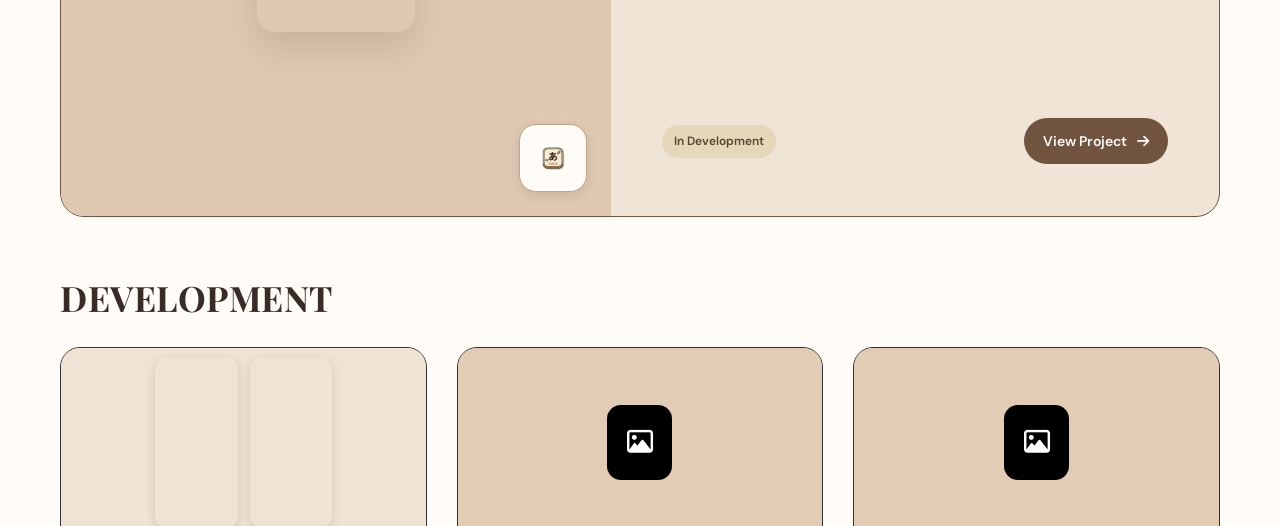
<file: contact.html>
<!DOCTYPE html>
<html lang="en">
<head>
<meta charset="UTF-8">
<meta name="viewport" content="width=device-width, initial-scale=1">
<!-- Compatibility redirect: this content now lives on the scrolling homepage. -->
<meta http-equiv="refresh" content="0; url=index.html#contact">
<title>Redirecting to Contact | Kerby Cruz</title>
</head>
<body><p>This page is now part of the <a href="index.html#contact">scrollable portfolio</a>.</p></body>
</html>
</file>
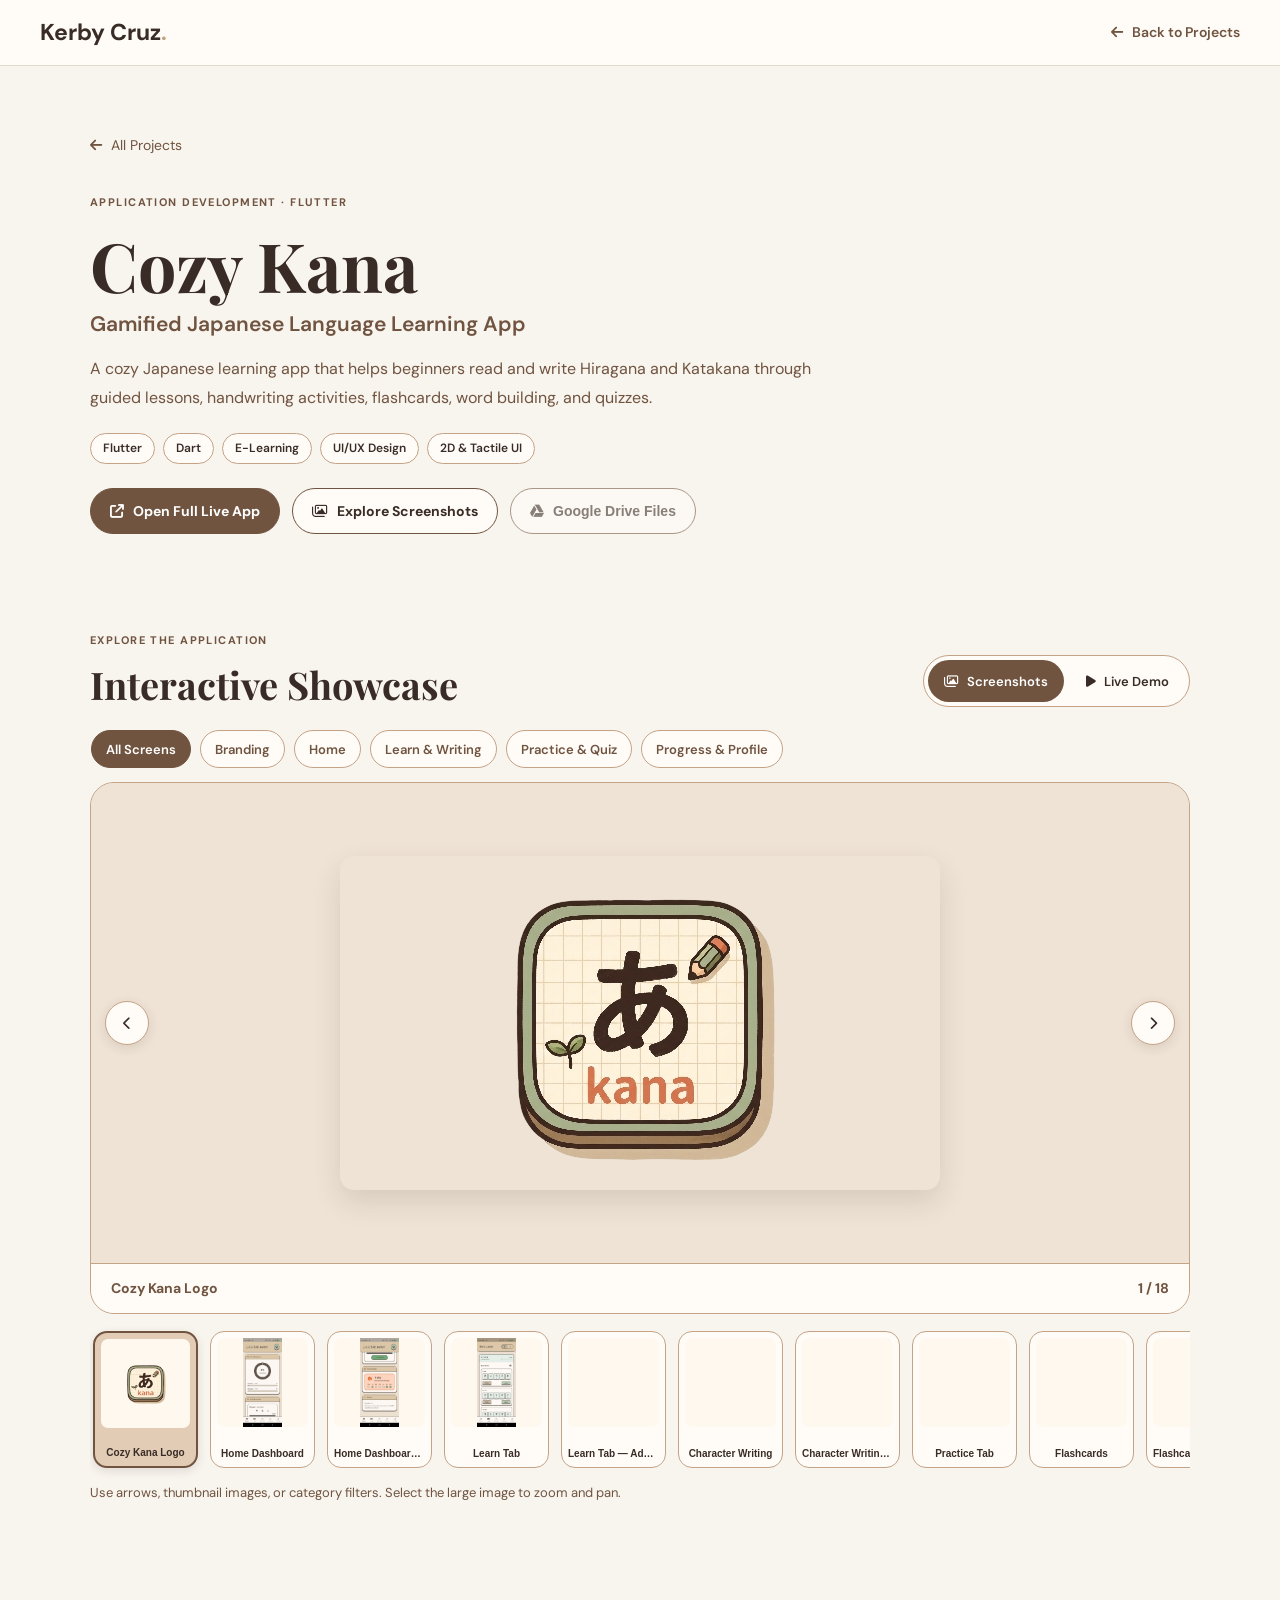
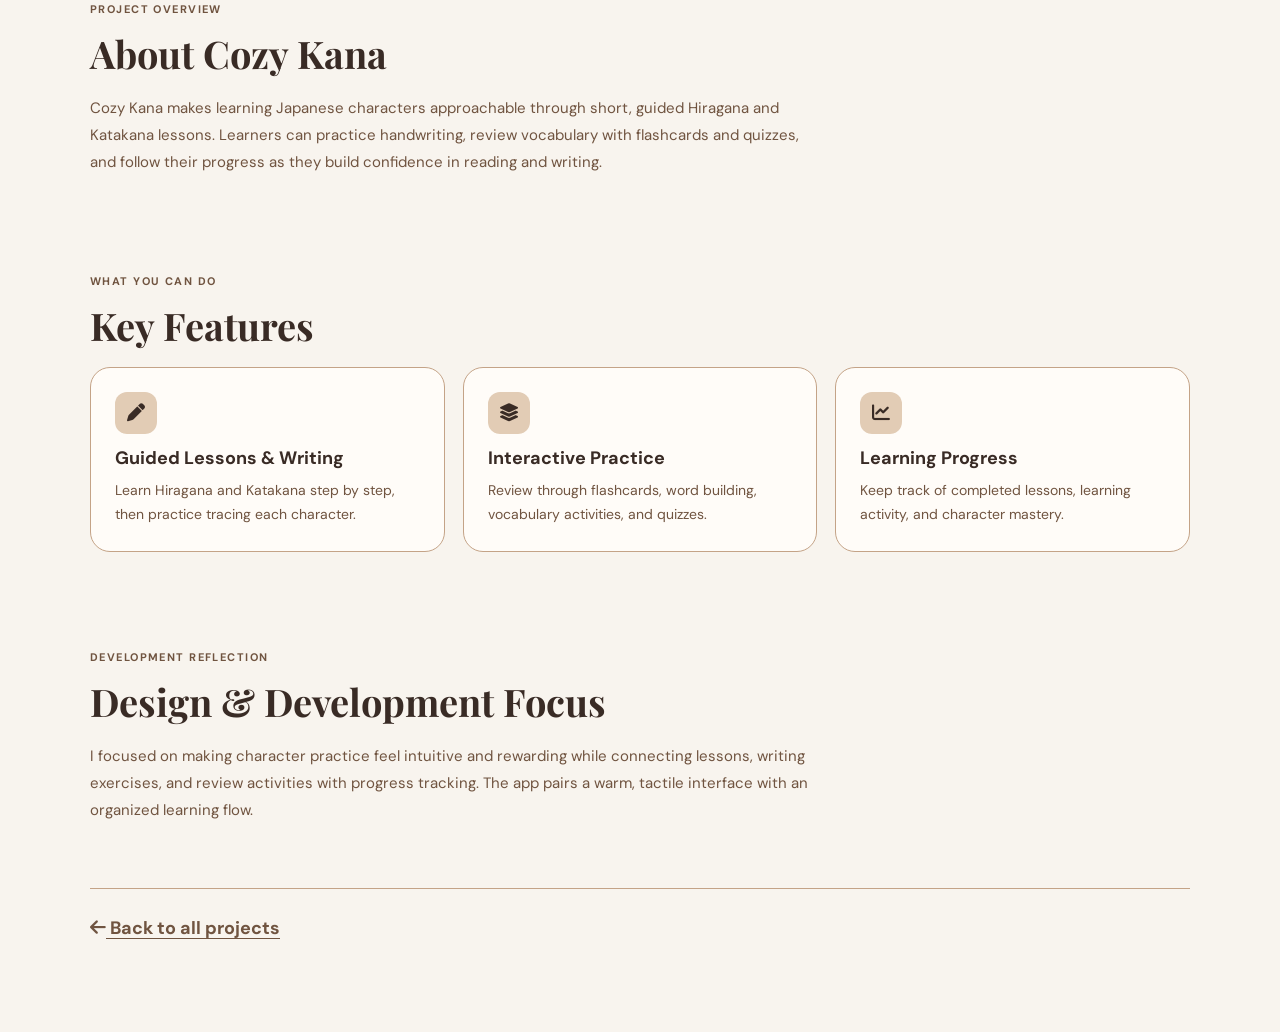
<file: project-cozy-kana.html>
<!DOCTYPE html>
<html lang="en">
<head>
    <meta charset="UTF-8">
    <meta name="viewport" content="width=device-width, initial-scale=1">
    <meta name="theme-color" content="#F8F4EE">
    <meta name="description" content="Explore Cozy Kana, a gamified Flutter app for learning Hiragana and Katakana, with handwriting, flashcards, quizzes, and progress tracking.">
    <title>Cozy Kana | Kerby Cruz Portfolio</title>

    <!-- IMPORTANT: Keep style.css in your portfolio root. No changes required to it. -->
    <link rel="stylesheet" href="style.css">
    <link rel="stylesheet" href="https://cdnjs.cloudflare.com/ajax/libs/font-awesome/6.4.0/css/all.min.css">

    <!-- Page-specific styling matches MindSprint without modifying mindsprint.css or style.css. -->
    <style>
/* ============================================================================
   COZY KANA — PROJECT DETAIL PAGE ONLY

   Embedded only in project-cozy-kana.html, after style.css.
   All rules are scoped to .kana-detail-page to protect MindSprint and 3D
   pages. The homepage card has its own small, separate rules in style.css.

   Palette: warm ivory, beige, cocoa, and espresso (matches your portfolio).
   ============================================================================ */

.kana-detail-page {
    --ms-bg: #F8F4EE;
    --ms-paper: #FFFCF8;
    --ms-sand: #EFE3D5;
    --ms-oat: #E2CCB5;
    --ms-brown: #705440;
    --ms-dark: #392B25;
    --ms-outline: #C4A387;
    background: var(--ms-bg);
    color: var(--ms-dark);
}

.kana-detail-page [hidden] { display: none !important; }

.kana-detail-page .ms-header-back {
    color: var(--ms-brown);
    font-size: 14px;
    font-weight: 600;
    text-decoration: none;
    display: inline-flex;
    align-items: center;
    gap: 9px;
}
.kana-detail-page .ms-header-back:hover { text-decoration: underline; }
.kana-detail-page .ms-main {
    width: min(1100px, calc(100% - 40px));
    margin: 0 auto;
    padding: clamp(32px, 5vw, 65px) 0 90px;
}
.kana-detail-page .ms-crumb {
    display: inline-flex;
    align-items: center;
    gap: 9px;
    font-size: 14px;
    color: var(--ms-brown);
    text-decoration: none;
    margin-bottom: 30px;
}
.kana-detail-page .ms-crumb:hover { text-decoration: underline; }
.kana-detail-page .ms-eyebrow,
.kana-detail-page .ms-section-kicker {
    font-size: 11px;
    font-weight: 700;
    letter-spacing: .13em;
    color: var(--ms-brown);
}
.kana-detail-page .ms-hero h1 {
    margin: 12px 0 4px;
    font: 700 clamp(44px, 6vw, 68px)/1.13 var(--font-heading, Georgia, serif);
    color: var(--ms-dark);
}
.kana-detail-page .ms-subtitle {
    margin: 0 0 14px;
    color: var(--ms-brown);
    font-weight: 600;
    font-size: clamp(17px, 2.5vw, 21px);
}
.kana-detail-page .ms-intro,
.kana-detail-page .ms-body-copy {
    max-width: 750px;
    font-size: 16px;
    line-height: 1.8;
    color: var(--ms-brown);
}
.kana-detail-page .ms-tags {
    display: flex;
    flex-wrap: wrap;
    gap: 8px;
    margin: 20px 0 24px;
}
.kana-detail-page .ms-tags span {
    background: var(--ms-paper);
    border: 1px solid var(--ms-outline);
    border-radius: 999px;
    padding: 5px 12px;
    font-size: 12px;
    font-weight: 600;
}
.kana-detail-page .ms-actions {
    display: flex;
    flex-wrap: wrap;
    gap: 12px;
    margin-top: 24px;
}
.kana-detail-page .ms-button {
    display: inline-flex;
    align-items: center;
    justify-content: center;
    gap: 9px;
    min-height: 45px;
    padding: 11px 19px;
    border-radius: 999px;
    text-decoration: none;
    font-size: 14px;
    font-weight: 700;
    transition: transform .2s ease, background-color .2s ease;
}
.kana-detail-page .ms-button:hover { transform: translateY(-2px); }
.kana-detail-page .ms-button-primary {
    background: var(--ms-brown);
    color: white;
    border: 1px solid var(--ms-brown);
}
.kana-detail-page .ms-button-primary:hover { background: var(--ms-dark); }
.kana-detail-page .ms-button-outline {
    background: var(--ms-paper);
    color: var(--ms-dark);
    border: 1px solid var(--ms-brown);
}
.kana-detail-page .ms-button-outline:hover { background: var(--ms-sand); }

/* Section layout */
.kana-detail-page .ms-section { margin-top: clamp(55px, 7vw, 90px); }
.kana-detail-page .ms-section h2 {
    font-size: clamp(27px, 3.6vw, 38px);
    margin: 9px 0 18px;
}
.kana-detail-page .ms-section-heading {
    display: flex;
    justify-content: space-between;
    align-items: end;
    flex-wrap: wrap;
    gap: 15px;
    margin-bottom: 16px;
}
.kana-detail-page .ms-section-heading h2 { margin-bottom: 0; }
.kana-detail-page #showcase { scroll-margin-top: 95px; }

/* Live Demo / Screenshots switch */
.kana-detail-page .ms-mode-switch {
    display: flex;
    flex-wrap: wrap;
    gap: 6px;
    background: var(--ms-paper);
    border: 1px solid var(--ms-outline);
    border-radius: 999px;
    padding: 4px;
}
.kana-detail-page .ms-mode {
    display: inline-flex;
    align-items: center;
    justify-content: center;
    gap: 8px;
    padding: 10px 16px;
    min-height: 42px;
    border: 0;
    border-radius: 999px;
    background: transparent;
    color: var(--ms-dark);
    cursor: pointer;
    font: 600 13px var(--font-body, sans-serif);
}
.kana-detail-page .ms-mode:hover:not(.is-active) { background: var(--ms-sand); }
.kana-detail-page .ms-mode.is-active { background: var(--ms-brown); color: white; }

/* Horizontally scrollable screenshot categories */
.kana-detail-page .ms-categories {
    display: flex;
    gap: 9px;
    overflow-x: auto;
    padding: 7px 1px 14px;
    scrollbar-width: thin;
    -webkit-overflow-scrolling: touch;
}
.kana-detail-page .ms-category {
    white-space: nowrap;
    min-height: 38px;
    flex: 0 0 auto;
    border: 1px solid var(--ms-outline);
    border-radius: 999px;
    padding: 8px 14px;
    background: var(--ms-paper);
    color: var(--ms-brown);
    font: 600 13px var(--font-body, sans-serif);
    cursor: pointer;
}
.kana-detail-page .ms-category.is-active {
    color: white;
    border-color: var(--ms-brown);
    background: var(--ms-brown);
}

/* Large gallery image (never crop portrait mobile screenshots) */
.kana-detail-page .ms-gallery-frame {
    border: 1px solid var(--ms-outline);
    background: var(--ms-sand);
    border-radius: 24px;
    overflow: hidden;
}
.kana-detail-page .ms-image-stage {
    position: relative;
    display: flex;
    align-items: center;
    justify-content: center;
    min-height: 480px;
    padding: 18px 65px;
    background: var(--ms-sand);
}
.kana-detail-page .ms-image-button {
    display: flex;
    align-items: center;
    justify-content: center;
    width: 100%;
    min-width: 0;
    border: 0;
    padding: 0;
    background: transparent;
    cursor: zoom-in;
}
.kana-detail-page .ms-image-button img {
    display: block;
    width: auto;
    max-width: 100%;
    height: auto;
    max-height: 550px;
    object-fit: contain;
    border-radius: 14px;
    box-shadow: 0 12px 28px rgba(57,43,37,.13);
}
.kana-detail-page .ms-gallery-arrow {
    position: absolute;
    top: 50%;
    transform: translateY(-50%);
    z-index: 2;
    width: 44px;
    height: 44px;
    display: inline-grid;
    place-items: center;
    border: 1px solid var(--ms-outline);
    border-radius: 50%;
    background: var(--ms-paper);
    color: var(--ms-dark);
    cursor: pointer;
    box-shadow: 0 3px 12px rgba(57,43,37,.12);
}
.kana-detail-page .ms-gallery-arrow:hover:not(:disabled) { background: var(--ms-oat); }
.kana-detail-page .ms-gallery-arrow:disabled { opacity: .35; cursor: not-allowed; }
.kana-detail-page .ms-prev { left: 14px; }
.kana-detail-page .ms-next { right: 14px; }
.kana-detail-page .ms-image-error {
    padding: 22px;
    font-size: 14px;
    text-align: center;
    color: #8A392D;
    overflow-wrap: anywhere;
}
.kana-detail-page .ms-gallery-meta {
    display: flex;
    justify-content: space-between;
    gap: 12px;
    padding: 13px 20px;
    background: var(--ms-paper);
    border-top: 1px solid var(--ms-outline);
    color: var(--ms-brown);
    font-size: 14px;
    font-weight: 700;
}
.kana-detail-page .ms-thumbnails {
    display: flex;
    gap: 12px;
    overflow-x: auto;
    padding: 17px 3px 11px;
    scrollbar-width: thin;
    -webkit-overflow-scrolling: touch;
}
.kana-detail-page .ms-thumb {
    flex: 0 0 105px;
    width: 105px;
    height: 137px;
    display: flex;
    align-items: center;
    flex-direction: column;
    justify-content: space-between;
    padding: 6px;
    border: 1px solid var(--ms-outline);
    border-radius: 14px;
    background: var(--ms-paper);
    cursor: pointer;
    color: var(--ms-dark);
}
.kana-detail-page .ms-thumb.is-active {
    border: 2px solid var(--ms-brown);
    background: var(--ms-oat);
    box-shadow: 0 3px 10px rgba(57,43,37,.12);
}
.kana-detail-page .ms-thumb img {
    width: 100%;
    height: 89px;
    object-fit: contain;
    border-radius: 7px;
    background: #FFF8EF;
}
.kana-detail-page .ms-thumb span {
    display: block;
    max-width: 100%;
    font-size: 10px;
    font-weight: 700;
    line-height: 1.25;
    text-align: center;
    overflow: hidden;
    text-overflow: ellipsis;
    white-space: nowrap;
}
.kana-detail-page .ms-help { font-size: 13px; color: var(--ms-brown); margin-top: 4px; }

/* The actual Flutter app is loaded on demand into a phone-shaped preview. */
.kana-detail-page .ms-live-surface {
    display: grid;
    grid-template-columns: minmax(0, 430px) minmax(230px, 1fr);
    align-items: center;
    justify-content: center;
    gap: clamp(20px, 5vw, 70px);
    padding: clamp(18px, 4vw, 45px);
    background: var(--ms-sand);
    border: 1px solid var(--ms-outline);
    border-radius: 24px;
}
.kana-detail-page .ms-phone {
    width: 100%;
    max-width: 400px;
    height: 660px;
    overflow: hidden;
    border: 6px solid var(--ms-dark);
    border-radius: 32px;
    background: var(--ms-paper);
    box-shadow: 0 12px 30px rgba(57,43,37,.17);
}
.kana-detail-page .ms-phone iframe {
    display: block;
    width: 100%;
    height: 100%;
    border: 0;
    background: #F8F4EE;
}
.kana-detail-page .ms-live-note h3 {
    font: 700 28px var(--font-heading, Georgia, serif);
    margin-bottom: 12px;
}
.kana-detail-page .ms-live-note p {
    font-size: 15px;
    color: var(--ms-brown);
    line-height: 1.7;
    margin-bottom: 20px;
}
.kana-detail-page .ms-live-note .ms-small-note { font-size: 12px; margin: 16px 0 0; }

/* Three feature cards, no changes to the site's other .project-card rules. */
.kana-detail-page .ms-features-grid {
    display: grid;
    grid-template-columns: repeat(3, minmax(0, 1fr));
    gap: 18px;
}
.kana-detail-page .ms-feature {
    background: var(--ms-paper);
    border: 1px solid var(--ms-outline);
    border-radius: 20px;
    padding: 24px;
}
.kana-detail-page .ms-feature-icon {
    display: inline-grid;
    place-items: center;
    width: 42px;
    height: 42px;
    border-radius: 12px;
    background: var(--ms-oat);
    color: var(--ms-dark);
    margin-bottom: 13px;
}
.kana-detail-page .ms-feature h3 { font-size: 18px; margin-bottom: 9px; }
.kana-detail-page .ms-feature p { font-size: 14px; line-height: 1.7; color: var(--ms-brown); }
.kana-detail-page .ms-bottom-section { padding-bottom: 20px; }

/* Full-size screenshot zoom dialog, closed with Escape or the X button. */
.kana-detail-page .ms-lightbox {
    position: fixed;
    inset: 0;
    margin: auto;
    width: min(95vw, 900px);
    max-height: 95dvh;
    border: 1px solid var(--ms-outline);
    border-radius: 20px;
    padding: 45px 16px 16px;
    text-align: center;
    background: var(--ms-paper);
    color: var(--ms-dark);
}
.kana-detail-page .ms-lightbox::backdrop { background: rgba(25, 17, 13, .78); }
.kana-detail-page .ms-lightbox img {
    display: block;
    width: auto;
    max-width: 100%;
    max-height: 76dvh;
    margin: 0 auto;
    object-fit: contain;
}
.kana-detail-page .ms-lightbox p { font-size: 13px; font-weight: 700; margin-top: 8px; }
.kana-detail-page .ms-close-lightbox {
    position: absolute;
    right: 12px;
    top: 10px;
    width: 34px;
    height: 34px;
    border: 1px solid var(--ms-outline);
    border-radius: 50%;
    background: var(--ms-sand);
    cursor: pointer;
}

.kana-detail-page :is(button, a):focus-visible {
    outline: 3px solid var(--ms-brown);
    outline-offset: 3px;
}

@media (max-width: 760px) {
    .kana-detail-page .ms-live-surface { grid-template-columns: 1fr; justify-items: center; }
    .kana-detail-page .ms-live-note { max-width: 500px; text-align: center; }
    .kana-detail-page .ms-features-grid { grid-template-columns: 1fr; }
}
@media (max-width: 520px) {
    .kana-detail-page .ms-main { width: calc(100% - 28px); padding-bottom: 65px; }
    .kana-detail-page .ms-hero h1 { font-size: 43px; }
    .kana-detail-page .ms-actions .ms-button { width: 100%; }
    .kana-detail-page .ms-section-heading { display: block; }
    .kana-detail-page .ms-mode-switch { margin-top: 16px; width: 100%; }
    .kana-detail-page .ms-mode { flex: 1 1 0; padding-inline: 7px; font-size: 12px; }
    .kana-detail-page .ms-image-stage { min-height: 350px; padding: 16px 39px; }
    .kana-detail-page .ms-image-button img { max-height: 460px; }
    .kana-detail-page .ms-gallery-arrow { width: 33px; height: 33px; }
    .kana-detail-page .ms-prev { left: 4px; }
    .kana-detail-page .ms-next { right: 4px; }
    .kana-detail-page .ms-gallery-frame, .kana-detail-page .ms-live-surface { border-radius: 16px; }
    .kana-detail-page .ms-live-surface { padding: 10px; }
    .kana-detail-page .ms-phone { height: min(76dvh, 710px); min-height: 440px; border-width: 4px; border-radius: 22px; }
    .kana-detail-page .ms-header-back { font-size: 12px; }
}
@media (prefers-reduced-motion: reduce) {
    .kana-detail-page .ms-button { transition: none; }
}


/* ===============================================================
   COZY KANA ONLY — Short project overview and reflection.
   Shared MindSprint-style feature cards remain unchanged.
   =============================================================== */
.kana-detail-page .kana-drive-disabled { opacity:.58; cursor:not-allowed; }
.kana-detail-page .kana-copy {
    max-width: 720px;
    font-size: 15px;
    line-height: 1.8;
    color: var(--ms-brown);
}
.kana-detail-page .kana-page-footer {
    margin-top: 64px;
    padding-top: 25px;
    border-top: 1px solid var(--ms-outline);
}
.kana-detail-page .kana-page-footer a {
    color: var(--ms-brown);
    font-weight: 700;
    text-decoration: underline;
    text-underline-offset: 4px;
}
/* Lightbox: preserve existing zoom, drag, and fullscreen viewing. */
.kana-detail-page .ms-lightbox { width:min(95vw,980px); }
.kana-detail-page .kana-lightbox-tools {
    display:flex; justify-content:center; align-items:center;
    gap:10px; padding:4px 0 13px;
}
.kana-detail-page .kana-lightbox-tools button {
    min-width:42px; min-height:40px; background:var(--ms-sand);
    border:1px solid var(--ms-outline); border-radius:999px;
    cursor:pointer; color:var(--ms-dark);
}
.kana-detail-page .kana-zoom-viewport {
    overflow:hidden; display:grid; place-items:center;
    height:min(65dvh,700px); width:100%; cursor:zoom-in;
    border-radius:10px; touch-action:pan-y;
}
.kana-detail-page .kana-zoom-viewport.is-zoomed { cursor:grab; touch-action:none; }
.kana-detail-page .kana-zoom-viewport.is-grabbing { cursor:grabbing; }
.kana-detail-page .kana-zoom-viewport img {
    max-height:100%; max-width:100%; object-fit:contain;
    user-select:none; -webkit-user-drag:none;
    transform-origin:center center; box-shadow:none;
}
.kana-detail-page .ms-lightbox > p { margin:10px 0 0; }
@media(max-width:520px) { .kana-detail-page .kana-zoom-viewport { height:60dvh; } }

    </style>
</head>
<body class="single-page-portfolio kana-detail-page">
    <a class="skip-link" href="#main-content">Skip to content</a>

    <!-- Detail-page navigation matches MindSprint; other navigation files stay unchanged. -->
    <nav class="site-nav" aria-label="Project navigation">
        <a class="logo" href="index.html#home">Kerby Cruz<span class="logo-period">.</span></a>
        <a class="ms-header-back" href="index.html#projects">
            <i class="fa-solid fa-arrow-left" aria-hidden="true"></i> Back to Projects
        </a>
    </nav>

    <main id="main-content" class="ms-main">
        <!-- 1. INTRODUCTION: Copy and layout now match MindSprint's View Project page. -->
        <header class="ms-hero">
            <a class="ms-crumb" href="index.html#projects">
                <i class="fa-solid fa-arrow-left" aria-hidden="true"></i> All Projects
            </a>
            <div><span class="ms-eyebrow">APPLICATION DEVELOPMENT · FLUTTER</span></div>
            <h1>Cozy Kana</h1>
            <p class="ms-subtitle">Gamified Japanese Language Learning App</p>
            <p class="ms-intro">
                A cozy Japanese learning app that helps beginners read and write Hiragana and Katakana
                through guided lessons, handwriting activities, flashcards, word building, and quizzes.
            </p>
            <div class="ms-tags" aria-label="Project technologies">
                <span>Flutter</span><span>Dart</span><span>E-Learning</span>
                <span>UI/UX Design</span><span>2D &amp; Tactile UI</span>
            </div>
            <div class="ms-actions">
                <!-- Cozy Kana is now hosted on Vercel. This button opens the full app. -->
                <a class="ms-button ms-button-primary" href="https://cozy-kana.vercel.app/" target="_blank" rel="noopener noreferrer">
                    <i class="fa-solid fa-arrow-up-right-from-square" aria-hidden="true"></i> Open Full Live App
                </a>
                <a class="ms-button ms-button-outline" href="#showcase">
                    <i class="fa-regular fa-images" aria-hidden="true"></i> Explore Screenshots
                </a>
                <!-- GOOGLE DRIVE: Replace this disabled button with an <a href="YOUR_REAL_GOOGLE_DRIVE_URL">
                     only after creating a Viewer-accessible folder. Do not use href="#". -->
                <button type="button" class="ms-button ms-button-outline kana-drive-disabled" disabled title="Google Drive folder not shared yet">
                    <i class="fa-brands fa-google-drive" aria-hidden="true"></i> Google Drive Files
                </button>
            </div>
        </header>

        <!-- 2. SCREENSHOTS: Opens first for quicker page loading; the live iframe loads on demand. -->
        <section id="showcase" class="ms-section ms-showcase" aria-labelledby="kana-showcase-title">
            <div class="ms-section-heading">
                <div>
                    <span class="ms-section-kicker">EXPLORE THE APPLICATION</span>
                    <h2 id="kana-showcase-title">Interactive Showcase</h2>
                </div>
                <div class="ms-mode-switch" role="group" aria-label="Choose showcase mode">
                    <button id="kana-tab-screenshots" class="ms-mode is-active" type="button" aria-controls="kana-screenshots" aria-pressed="true">
                        <i class="fa-regular fa-images" aria-hidden="true"></i> Screenshots
                    </button>
                    <button id="kana-tab-live" class="ms-mode" type="button" aria-controls="kana-live" aria-pressed="false">
                        <i class="fa-solid fa-play" aria-hidden="true"></i> Live Demo
                    </button>
                </div>
            </div>

            <div id="kana-screenshots" class="ms-showcase-panel">
                <!-- Category buttons filter the gallery; filenames are listed in the JS below. -->
                <div class="ms-categories" role="group" aria-label="Screenshot categories">
                    <button type="button" class="ms-category is-active" data-category="all" aria-pressed="true">All Screens</button>
                    <button type="button" class="ms-category" data-category="branding" aria-pressed="false">Branding</button>
                    <button type="button" class="ms-category" data-category="home" aria-pressed="false">Home</button>
                    <button type="button" class="ms-category" data-category="learn" aria-pressed="false">Learn &amp; Writing</button>
                    <button type="button" class="ms-category" data-category="practice" aria-pressed="false">Practice &amp; Quiz</button>
                    <button type="button" class="ms-category" data-category="progress" aria-pressed="false">Progress &amp; Profile</button>
                </div>
                <div class="ms-gallery-frame">
                    <div class="ms-image-stage">
                        <button type="button" id="kana-prev" class="ms-gallery-arrow ms-prev" aria-label="Previous screenshot">
                            <i class="fa-solid fa-chevron-left" aria-hidden="true"></i>
                        </button>
                        <button type="button" id="kana-zoom" class="ms-image-button" aria-label="Enlarge current screenshot">
                            <img id="kana-main-image" src="assets/image/cozy_kana_project_image/cozy_kana_logo.png" alt="Cozy Kana logo" decoding="async">
                        </button>
                        <button type="button" id="kana-next" class="ms-gallery-arrow ms-next" aria-label="Next screenshot">
                            <i class="fa-solid fa-chevron-right" aria-hidden="true"></i>
                        </button>
                        <p id="kana-image-error" class="ms-image-error" role="status" hidden></p>
                    </div>
                    <div class="ms-gallery-meta" aria-live="polite">
                        <span id="kana-image-label">Cozy Kana Logo</span>
                        <span id="kana-image-count">1 / 18</span>
                    </div>
                </div>
                <div id="kana-thumbnails" class="ms-thumbnails" aria-label="Select a screenshot"></div>
                <p class="ms-help">Use arrows, thumbnail images, or category filters. Select the large image to zoom and pan.</p>
            </div>

            <div id="kana-live" class="ms-showcase-panel" hidden>
                <div class="ms-live-surface">
                    <div class="ms-phone">
                        <!-- The Vercel-hosted Flutter app loads only when the Live Demo tab is selected. -->
                        <iframe id="kana-live-frame" title="Play Cozy Kana" data-src="https://cozy-kana.vercel.app/"
                                loading="lazy" allow="fullscreen" referrerpolicy="strict-origin-when-cross-origin"></iframe>
                    </div>
                    <div class="ms-live-note">
                        <h3>Try Cozy Kana</h3>
                        <p>Explore lessons, trace Japanese characters, and practice vocabulary inside the interactive preview.</p>
                        <a class="ms-button ms-button-primary" href="https://cozy-kana.vercel.app/" target="_blank" rel="noopener noreferrer">
                            Open in New Tab <i class="fa-solid fa-arrow-up-right-from-square" aria-hidden="true"></i>
                        </a>
                        <p class="ms-small-note">The full site may provide a better experience for audio and browser storage.</p>
                    </div>
                </div>
            </div>
        </section>

        <!-- 3. PROJECT OVERVIEW: concise summary matching MindSprint. -->
        <section class="ms-section kana-overview" aria-labelledby="kana-overview-title">
            <span class="ms-section-kicker">PROJECT OVERVIEW</span>
            <h2 id="kana-overview-title">About Cozy Kana</h2>
            <p class="kana-copy">
                Cozy Kana makes learning Japanese characters approachable through short,
                guided Hiragana and Katakana lessons. Learners can practice handwriting,
                review vocabulary with flashcards and quizzes, and follow their progress
                as they build confidence in reading and writing.
            </p>
        </section>

        <!-- 4. KEY FEATURES: three clear cards, consistent with MindSprint. -->
        <section class="ms-section" aria-labelledby="kana-features-title">
            <span class="ms-section-kicker">WHAT YOU CAN DO</span>
            <h2 id="kana-features-title">Key Features</h2>
            <div class="ms-features-grid">
                <article class="ms-feature">
                    <span class="ms-feature-icon"><i class="fa-solid fa-pen" aria-hidden="true"></i></span>
                    <h3>Guided Lessons &amp; Writing</h3>
                    <p>Learn Hiragana and Katakana step by step, then practice tracing each character.</p>
                </article>
                <article class="ms-feature">
                    <span class="ms-feature-icon"><i class="fa-solid fa-layer-group" aria-hidden="true"></i></span>
                    <h3>Interactive Practice</h3>
                    <p>Review through flashcards, word building, vocabulary activities, and quizzes.</p>
                </article>
                <article class="ms-feature">
                    <span class="ms-feature-icon"><i class="fa-solid fa-chart-line" aria-hidden="true"></i></span>
                    <h3>Learning Progress</h3>
                    <p>Keep track of completed lessons, learning activity, and character mastery.</p>
                </article>
            </div>
        </section>

        <!-- 5. DEVELOPMENT REFLECTION: one short paragraph instead of long accordions. -->
        <section class="ms-section kana-reflection" aria-labelledby="kana-reflection-title">
            <span class="ms-section-kicker">DEVELOPMENT REFLECTION</span>
            <h2 id="kana-reflection-title">Design &amp; Development Focus</h2>
            <p class="kana-copy">
                I focused on making character practice feel intuitive and rewarding while
                connecting lessons, writing exercises, and review activities with progress
                tracking. The app pairs a warm, tactile interface with an organized learning flow.
            </p>
        </section>
        <footer class="kana-page-footer">
            <a href="index.html#projects"><i class="fa-solid fa-arrow-left" aria-hidden="true"></i> Back to all projects</a>
        </footer>
    </main>

    <!-- 5. LARGE IMAGE PREVIEW: Esc or Close exits; wheel/buttons zoom; drag when zoomed. -->
    <dialog id="kana-lightbox" class="ms-lightbox" aria-label="Enlarged Cozy Kana screenshot">
        <button type="button" id="kana-close-lightbox" class="ms-close-lightbox" aria-label="Close enlarged screenshot">
            <i class="fa-solid fa-xmark" aria-hidden="true"></i>
        </button>
        <div class="kana-lightbox-tools" role="toolbar" aria-label="Screenshot zoom">
            <button type="button" id="kana-zoom-out" aria-label="Zoom out"><i class="fa-solid fa-minus" aria-hidden="true"></i></button>
            <span id="kana-zoom-level" aria-live="polite">100%</span>
            <button type="button" id="kana-zoom-in" aria-label="Zoom in"><i class="fa-solid fa-plus" aria-hidden="true"></i></button>
            <button type="button" id="kana-zoom-reset" aria-label="Reset zoom"><i class="fa-solid fa-rotate-right" aria-hidden="true"></i></button>
        </div>
        <div class="kana-zoom-viewport" id="kana-zoom-viewport">
            <img id="kana-lightbox-image" alt="" draggable="false">
        </div>
        <p id="kana-lightbox-caption"></p>
    </dialog>

    <!-- Page-specific behavior only. The global script.js and other projects are untouched. -->
    <script>
(() => {
    'use strict';

    // COZY KANA ONLY: keep all filenames exactly as shown in VS Code.
    // Add/remove screenshot entries here; no other project files need editing.
    const folder = 'assets/image/cozy_kana_project_image/';
    const screenshots = [
        { file:'cozy_kana_logo.png', label:'Cozy Kana Logo', group:'branding' },
        { file:'Hometab.jpeg', label:'Home Dashboard', group:'home' },
        { file:'Hometab_02.jpeg', label:'Home Dashboard — Additional View', group:'home' },
        { file:'Learntab.jpeg', label:'Learn Tab', group:'learn' },
        { file:'Learntab_02.jpeg', label:'Learn Tab — Additional View', group:'learn' },
        { file:'Learntab_Writing.jpeg', label:'Character Writing', group:'learn' },
        { file:'Learntab_Writing_02.jpeg', label:'Character Writing — Additional View', group:'learn' },
        { file:'Practicetab.jpeg', label:'Practice Tab', group:'practice' },
        { file:'Practicetab_Flashcard.jpeg', label:'Flashcards', group:'practice' },
        { file:'Practicetab_Flashcard_02.jpeg', label:'Flashcards — Additional View', group:'practice' },
        { file:'Practicetab_wordbuilder.jpeg', label:'Word Builder', group:'practice' },
        { file:'Practicetab_wordbuilder_02.jpeg', label:'Word Builder — Additional View', group:'practice' },
        { file:'Practicetab_Vocab.jpeg', label:'Vocabulary', group:'practice' },
        { file:'Practicetab_quiz.jpeg', label:'Quiz', group:'practice' },
        { file:'Progresstab.jpeg', label:'Progress Tab', group:'progress' },
        { file:'Progresstab_02.jpeg', label:'Progress Tab — Additional View', group:'progress' },
        { file:'Profiletab.jpeg', label:'Profile Tab', group:'progress' },
        { file:'Profiletab_02.jpeg', label:'Profile Tab — Additional View', group:'progress' }
    ];

    const $ = id => document.getElementById(id);
    const shotsPanel = $('kana-screenshots');
    const livePanel = $('kana-live');
    const shotsTab = $('kana-tab-screenshots');
    const liveTab = $('kana-tab-live');
    const liveFrame = $('kana-live-frame');
    const mainImage = $('kana-main-image');
    const imageError = $('kana-image-error');
    const imageLabel = $('kana-image-label');
    const imageCount = $('kana-image-count');
    const thumbnailStrip = $('kana-thumbnails');
    const prevBtn = $('kana-prev');
    const nextBtn = $('kana-next');
    const categoryButtons = [...document.querySelectorAll('.kana-detail-page .ms-category')];
    const lightbox = $('kana-lightbox');
    const lightboxImage = $('kana-lightbox-image');
    const lightboxCaption = $('kana-lightbox-caption');
    const zoomViewport = $('kana-zoom-viewport');

    let visibleScreenshots = screenshots;
    let currentIndex = 0;
    let iframeLoaded = false;

    const pathFor = item => folder + item.file;
    const currentScreenshot = () => visibleScreenshots[currentIndex];

    function showCurrent() {
        const item = currentScreenshot();
        if (!item) return;
        imageError.hidden = true;
        mainImage.hidden = false;
        mainImage.alt = `Cozy Kana: ${item.label}`;
        mainImage.src = pathFor(item);
        imageLabel.textContent = item.label;
        imageCount.textContent = `${currentIndex + 1} / ${visibleScreenshots.length}`;

        [...thumbnailStrip.children].forEach((button, index) => {
            const active = index === currentIndex;
            button.classList.toggle('is-active', active);
            button.setAttribute('aria-pressed', String(active));
            if (active) {
                // Only move the thumbnail strip, never the entire page.
                const strip = thumbnailStrip.getBoundingClientRect();
                const rect = button.getBoundingClientRect();
                if (rect.left < strip.left) thumbnailStrip.scrollLeft -= strip.left - rect.left + 8;
                else if (rect.right > strip.right) thumbnailStrip.scrollLeft += rect.right - strip.right + 8;
            }
        });
        prevBtn.disabled = visibleScreenshots.length < 2;
        nextBtn.disabled = visibleScreenshots.length < 2;
    }

    function buildThumbnails() {
        const fragment = document.createDocumentFragment();
        visibleScreenshots.forEach((item, index) => {
            const button = document.createElement('button');
            button.type = 'button';
            button.className = 'ms-thumb';
            button.setAttribute('aria-label', `Show ${item.label}`);
            button.setAttribute('aria-pressed', 'false');
            const image = document.createElement('img');
            image.src = pathFor(item);
            image.alt = '';
            image.loading = 'lazy';
            image.decoding = 'async';
            const caption = document.createElement('span');
            caption.textContent = item.label;
            button.append(image, caption);
            button.addEventListener('click', () => { currentIndex = index; showCurrent(); });
            fragment.append(button);
        });
        thumbnailStrip.replaceChildren(fragment);
        showCurrent();
    }

    function selectCategory(group) {
        visibleScreenshots = group === 'all' ? screenshots : screenshots.filter(item => item.group === group);
        currentIndex = 0;
        categoryButtons.forEach(button => {
            const active = button.dataset.category === group;
            button.classList.toggle('is-active', active);
            button.setAttribute('aria-pressed', String(active));
        });
        buildThumbnails();
    }

    function navigate(offset) {
        if (visibleScreenshots.length < 2) return;
        currentIndex = (currentIndex + offset + visibleScreenshots.length) % visibleScreenshots.length;
        showCurrent();
    }

    function showMode(mode) {
        const isLive = mode === 'live';
        livePanel.hidden = !isLive;
        shotsPanel.hidden = isLive;
        liveTab.classList.toggle('is-active', isLive);
        shotsTab.classList.toggle('is-active', !isLive);
        liveTab.setAttribute('aria-pressed', String(isLive));
        shotsTab.setAttribute('aria-pressed', String(!isLive));
        // Performance: load the Vercel Flutter app only when Live Demo is selected.
        if (isLive && !iframeLoaded) {
            liveFrame.src = liveFrame.dataset.src;
            iframeLoaded = true;
        }
    }

    shotsTab.addEventListener('click', () => showMode('screenshots'));
    liveTab.addEventListener('click', () => showMode('live'));
    prevBtn.addEventListener('click', () => navigate(-1));
    nextBtn.addEventListener('click', () => navigate(1));
    categoryButtons.forEach(button => button.addEventListener('click', () => selectCategory(button.dataset.category)));
    mainImage.addEventListener('error', () => {
        mainImage.hidden = true;
        imageError.textContent = `Image not found: ${pathFor(currentScreenshot())}. Check its spelling and capitalization.`;
        imageError.hidden = false;
    });
    mainImage.addEventListener('load', () => { mainImage.hidden = false; imageError.hidden = true; });

    // Restrict gallery arrow-key shortcuts to the screenshot area.
    shotsPanel.addEventListener('keydown', event => {
        if (event.key === 'ArrowLeft' || event.key === 'ArrowRight') {
            if (event.target.closest('button')) return;
            event.preventDefault();
            navigate(event.key === 'ArrowLeft' ? -1 : 1);
        }
    });

    // ---- Enlarge screenshots, then zoom and drag as in your old gallery. ----
    let scale = 1;
    let offsetX = 0;
    let offsetY = 0;
    let dragStart = null;
    const minScale = 1;
    const maxScale = 4;

    function syncZoom() {
        if (scale === 1) { offsetX = 0; offsetY = 0; }
        const maxX = (zoomViewport.clientWidth * (scale - 1)) / 2;
        const maxY = (zoomViewport.clientHeight * (scale - 1)) / 2;
        offsetX = Math.max(-maxX, Math.min(maxX, offsetX));
        offsetY = Math.max(-maxY, Math.min(maxY, offsetY));
        lightboxImage.style.transform = `translate(${offsetX}px, ${offsetY}px) scale(${scale})`;
        zoomViewport.classList.toggle('is-zoomed', scale > 1);
        $('kana-zoom-level').textContent = `${Math.round(scale * 100)}%`;
    }

    function changeZoom(amount) {
        scale = Math.max(minScale, Math.min(maxScale, Number((scale + amount).toFixed(1))));
        syncZoom();
    }

    function resetZoom() { scale = 1; offsetX = 0; offsetY = 0; dragStart = null; syncZoom(); }

    $('kana-zoom').addEventListener('click', () => {
        if (mainImage.hidden || typeof lightbox.showModal !== 'function') return;
        lightboxImage.src = mainImage.src;
        lightboxImage.alt = mainImage.alt;
        lightboxCaption.textContent = currentScreenshot().label;
        resetZoom();
        lightbox.showModal();
    });
    $('kana-zoom-in').addEventListener('click', () => changeZoom(0.4));
    $('kana-zoom-out').addEventListener('click', () => changeZoom(-0.4));
    $('kana-zoom-reset').addEventListener('click', resetZoom);
    $('kana-close-lightbox').addEventListener('click', () => lightbox.close());
    lightbox.addEventListener('close', resetZoom);
    lightbox.addEventListener('click', event => { if (event.target === lightbox) lightbox.close(); });
    zoomViewport.addEventListener('wheel', event => {
        if (!lightbox.open) return;
        event.preventDefault();
        changeZoom(event.deltaY < 0 ? 0.4 : -0.4);
    }, { passive:false });
    zoomViewport.addEventListener('dblclick', () => scale > 1 ? resetZoom() : changeZoom(1.2));
    zoomViewport.addEventListener('pointerdown', event => {
        if (scale <= 1) return;
        dragStart = { x: event.clientX - offsetX, y: event.clientY - offsetY };
        zoomViewport.classList.add('is-grabbing');
        zoomViewport.setPointerCapture(event.pointerId);
    });
    zoomViewport.addEventListener('pointermove', event => {
        if (!dragStart) return;
        offsetX = event.clientX - dragStart.x;
        offsetY = event.clientY - dragStart.y;
        syncZoom();
    });
    function stopDragging() { dragStart = null; zoomViewport.classList.remove('is-grabbing'); }
    zoomViewport.addEventListener('pointerup', stopDragging);
    zoomViewport.addEventListener('pointercancel', stopDragging);
    zoomViewport.addEventListener('lostpointercapture', stopDragging);

    // Initialize the screenshot filters. The live demo and gallery remain unchanged.
    selectCategory('all');
})();
    </script>
</body>
</html>
</file>
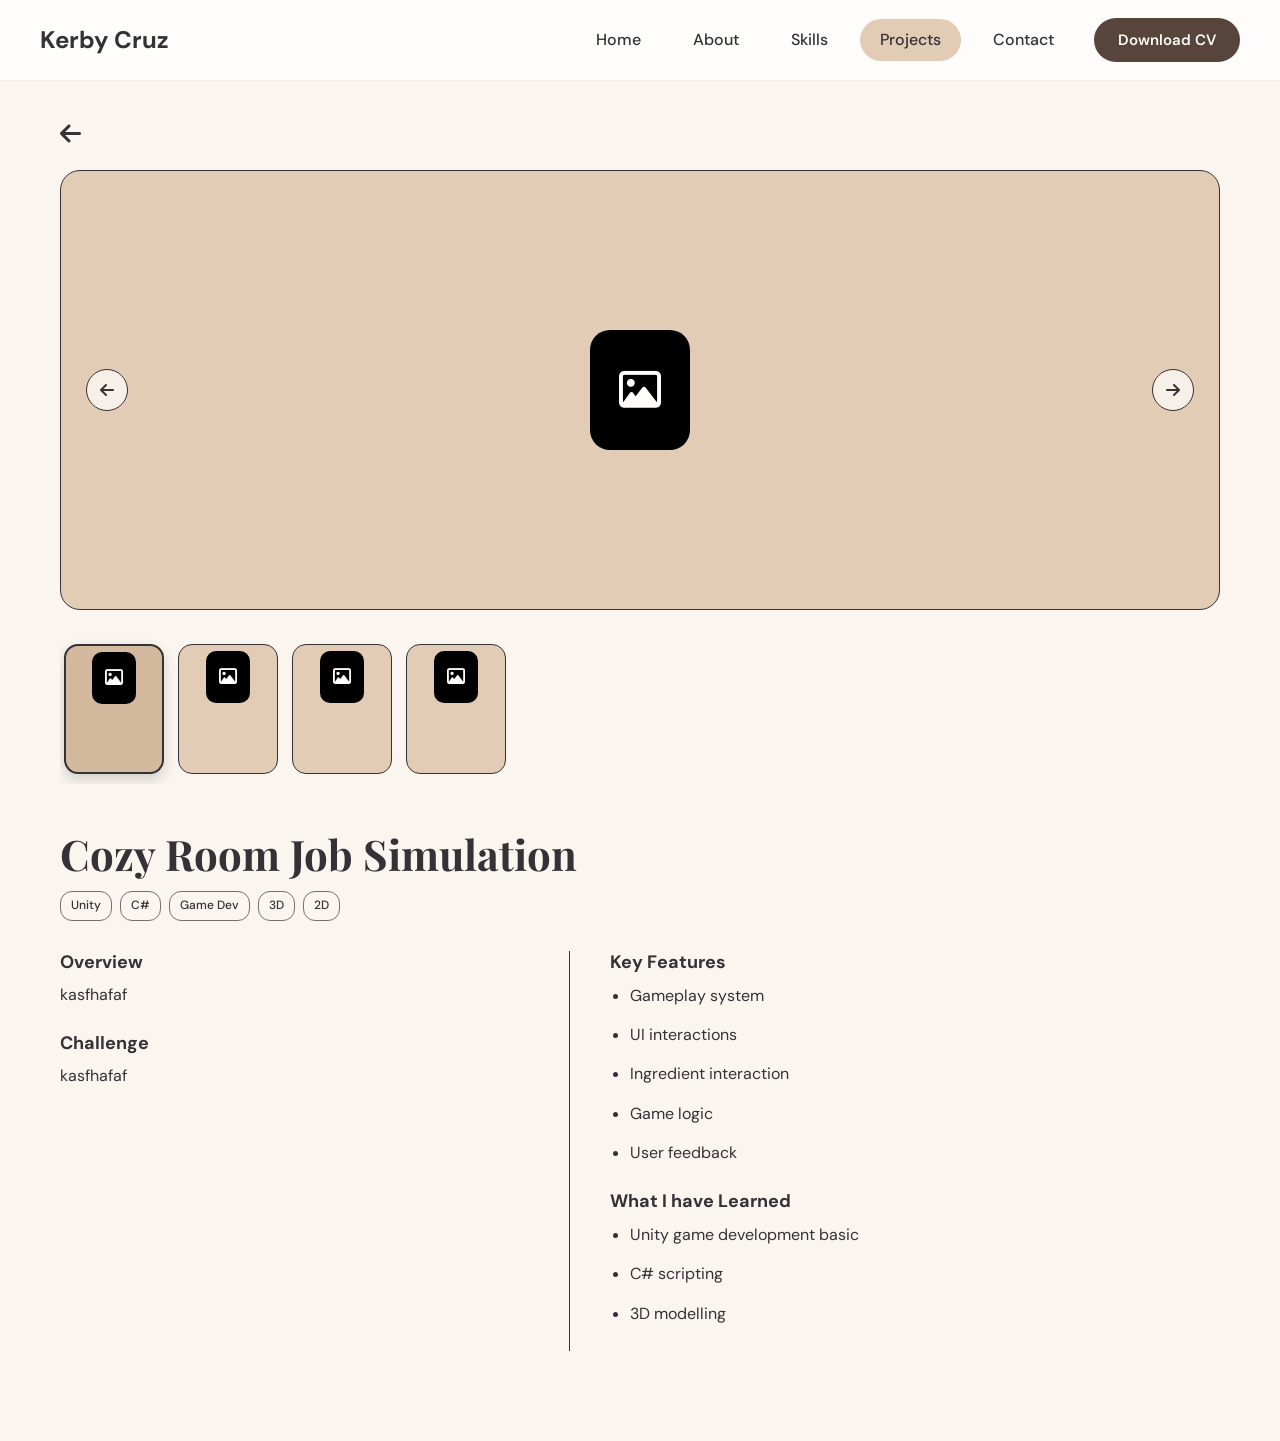
<file: project-cozy-room.html>
<!DOCTYPE html>
<html lang="en">
<head>
    <meta charset="UTF-8">
    <meta name="viewport" content="width=device-width, initial-scale=1.0">
    <title>Cozy Room Job Simulation - Kerby Cruz</title>

    <!-- Link to your existing stylesheet -->
    <link rel="stylesheet" href="style.css">

    <!-- Font Awesome for UI icons (back arrow, carousel arrows, placeholders) -->
    <link rel="stylesheet" href="https://cdnjs.cloudflare.com/ajax/libs/font-awesome/6.4.0/css/all.min.css">
</head>
<body>

    <!-- ============================================================
         NAVIGATION BAR
         - "Projects" remains active with the warm tan pill
    ============================================================ -->
    <nav id="navbar">
        <div class="logo">
            <a href="index.html#home">Kerby Cruz</a>
        </div>

        <div class="nav-links">
            <a href="index.html#home" class="nav-item">Home</a>
            <a href="index.html#about" class="nav-item">About</a>
            <a href="index.html#skills" class="nav-item">Skills</a>
            <a href="index.html#projects" class="nav-item active">Projects</a>
            <a href="index.html#contact" class="nav-item">Contact</a>

            <!-- Download CV Button -->
            <a href="#" class="btn-nav filled-dark" download>
                Download CV
            </a>
        </div>
    </nav>

    <!-- ============================================================
         PROJECT DETAIL CONTAINER
    ============================================================ -->
    <main class="container project-detail-container">

        <!-- Back to Projects Button -->
        <a href="index.html#projects" class="back-link" aria-label="Back to projects">
            <i class="fa-solid fa-arrow-left"></i>
        </a>

        <!-- ========================================================
             MEDIA GALLERY / CAROUSEL
        ======================================================== -->
        <section class="gallery-wrapper">
            <!-- Large Main Showcase Box -->
            <div class="main-showcase-box">
                <!-- Previous Button -->
                <button class="carousel-arrow prev-arrow" type="button" aria-label="Previous image">
                    <i class="fa-solid fa-arrow-left"></i>
                </button>

                <!-- 
                    Main Media Placeholder:
                    To display your 3D render or screenshot, replace the div with:
                    <img src="assets/cozy-room-main.png" alt="Cozy Room Preview" class="showcase-img">
                -->
                <div class="icon-box-large">
                    <i class="fa-regular fa-image"></i>
                </div>

                <!-- Next Button -->
                <button class="carousel-arrow next-arrow" type="button" aria-label="Next image">
                    <i class="fa-solid fa-arrow-right"></i>
                </button>
            </div>

            <!-- Thumbnail Strip Below Main Showcase -->
            <div class="thumbnail-strip">
                <div class="thumb-box active-thumb">
                    <div class="thumb-icon"><i class="fa-regular fa-image"></i></div>
                </div>
                <div class="thumb-box">
                    <div class="thumb-icon"><i class="fa-regular fa-image"></i></div>
                </div>
                <div class="thumb-box">
                    <div class="thumb-icon"><i class="fa-regular fa-image"></i></div>
                </div>
                <div class="thumb-box">
                    <div class="thumb-icon"><i class="fa-regular fa-image"></i></div>
                </div>
            </div>
        </section>

        <!-- ========================================================
             PROJECT INFORMATION & SPECS (2-COLUMN GRID)
        ======================================================== -->
        <section class="project-info-section">
            
            <!-- Project Title -->
            <h1 class="project-detail-title">Cozy Room Job Simulation</h1>

            <!-- Technology / Category Pills -->
            <div class="tags detail-tags">
                <span class="tag">Unity</span>
                <span class="tag">C#</span>
                <span class="tag">Game Dev</span>
                <span class="tag">3D</span>
                <span class="tag">2D</span>
            </div>

            <!-- Two-Column Information Layout with Vertical Divider -->
            <div class="project-columns">
                
                <!-- Left Column: Overview & Challenge -->
                <div class="column-left">
                    <div class="info-block">
                        <h3>Overview</h3>
                        <p>kasfhafaf</p>
                    </div>

                    <div class="info-block">
                        <h3>Challenge</h3>
                        <p>kasfhafaf</p>
                    </div>
                </div>

                <!-- Vertical Divider Line -->
                <div class="vertical-divider"></div>

                <!-- Right Column: Key Features & Learnings -->
                <div class="column-right">
                    <div class="info-block">
                        <h3>Key Features</h3>
                        <ul class="bullet-list">
                            <li>Gameplay system</li>
                            <li>UI interactions</li>
                            <li>Ingredient interaction</li>
                            <li>Game logic</li>
                            <li>User feedback</li>
                        </ul>
                    </div>

                    <div class="info-block">
                        <h3>What I have Learned</h3>
                        <ul class="bullet-list">
                            <li>Unity game development basic</li>
                            <li>C# scripting</li>
                            <li>3D modelling</li>
                        </ul>
                    </div>
                </div>

            </div>
        </section>

    </main>

    <!-- Connect script.js to keep navigation active state responsive -->
    <script src="script.js"></script>
</body>
</html>
</file>
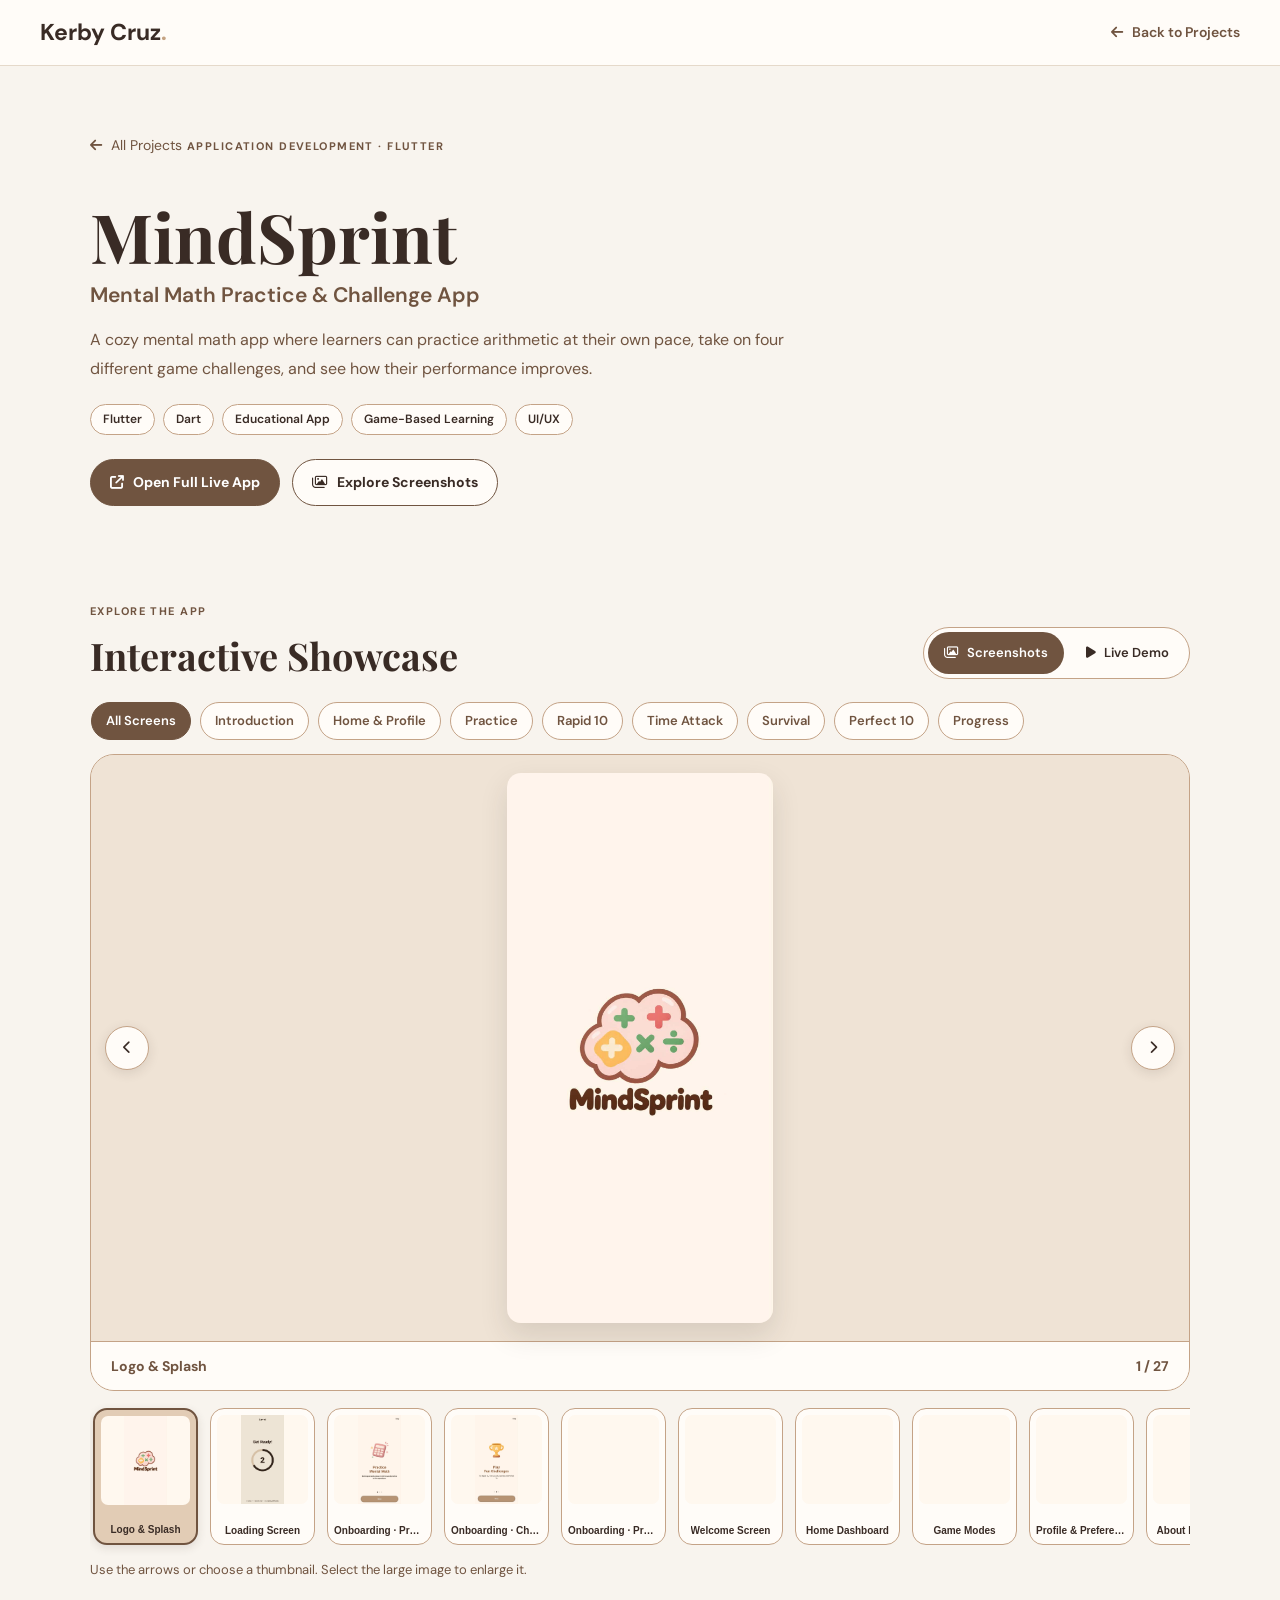
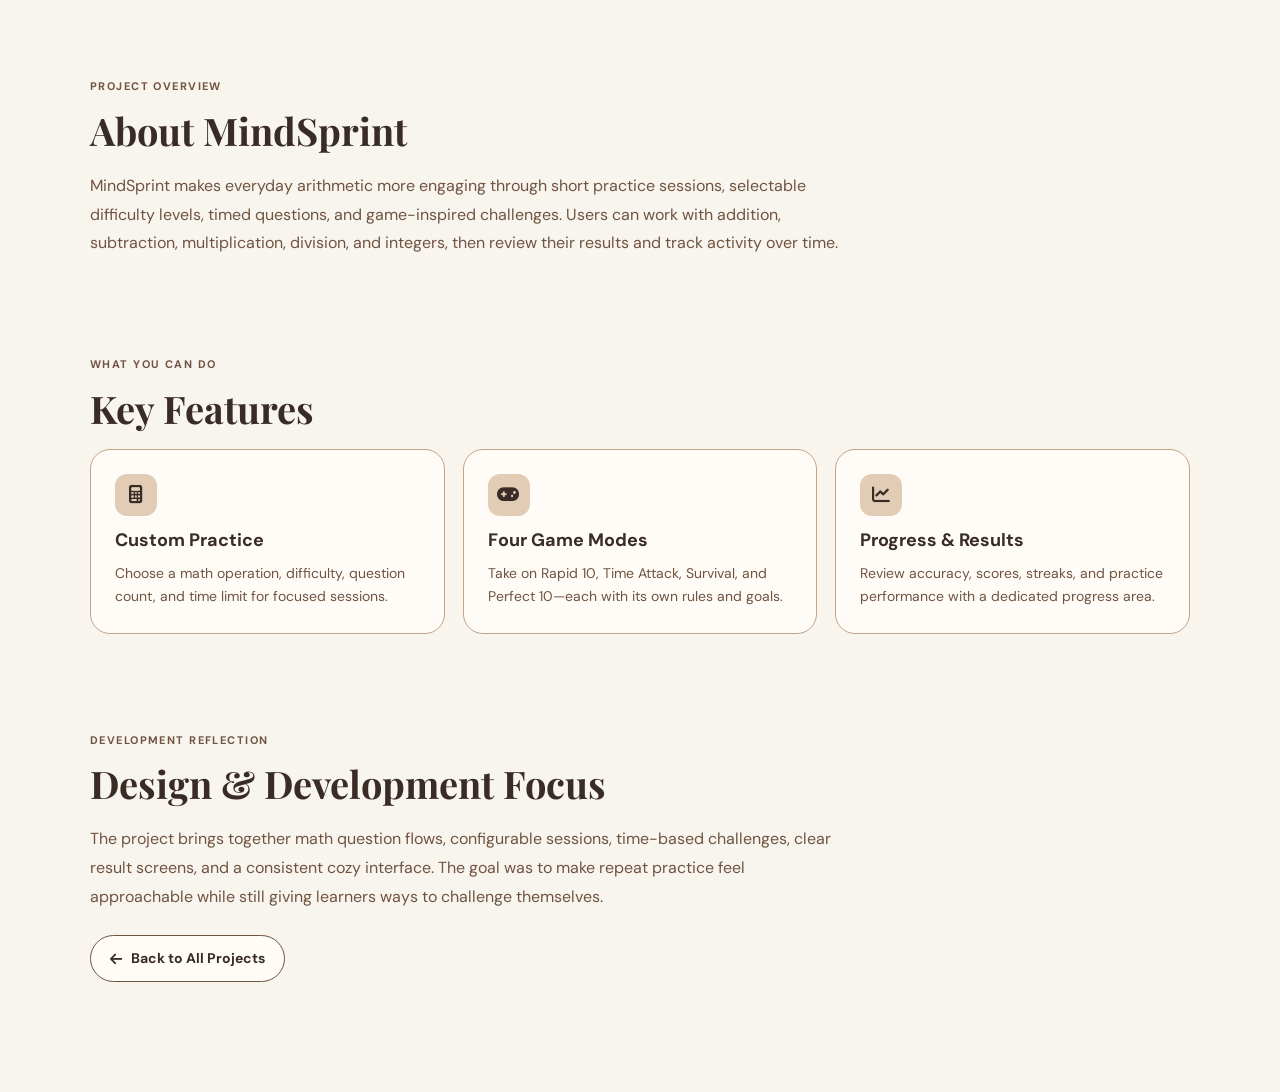
<file: project-mindsprint.html>
<!DOCTYPE html>
<html lang="en">
<head>
    <meta charset="UTF-8">
    <meta name="viewport" content="width=device-width, initial-scale=1">
    <meta name="theme-color" content="#F8F4EE">
    <meta name="description" content="Explore MindSprint, a cozy Flutter mental math app with customizable practice, four game challenges, and progress tracking.">
    <title>MindSprint | Kerby Cruz Portfolio</title>

    <!-- Existing portfolio styles (do not remove). -->
    <link rel="stylesheet" href="style.css">
    <!-- New styles are scoped to MindSprint, so other pages remain unchanged. -->
    <link rel="stylesheet" href="mindsprint.css">
    <link rel="stylesheet" href="https://cdnjs.cloudflare.com/ajax/libs/font-awesome/6.4.0/css/all.min.css">
    <!-- Gallery and tabs run on THIS page only; script.js stays untouched. -->
    <script src="mindsprint.js" defer></script>
</head>
<body class="single-page-portfolio mindsprint-detail-page">
    <a class="skip-link" href="#main-content">Skip to content</a>

    <!-- Small detail-page header. The homepage navigation isn't modified. -->
    <nav class="site-nav" aria-label="Project navigation">
        <a class="logo" href="index.html#home">Kerby Cruz<span class="logo-period">.</span></a>
        <a class="ms-header-back" href="index.html#projects">
            <i class="fa-solid fa-arrow-left" aria-hidden="true"></i> Back to Projects
        </a>
    </nav>

    <main id="main-content" class="ms-main">
        <header class="ms-hero">
            <a class="ms-crumb" href="index.html#projects">
                <i class="fa-solid fa-arrow-left" aria-hidden="true"></i> All Projects
            </a>
            <span class="ms-eyebrow">APPLICATION DEVELOPMENT · FLUTTER</span>
            <h1>MindSprint</h1>
            <p class="ms-subtitle">Mental Math Practice &amp; Challenge App</p>
            <p class="ms-intro">
                A cozy mental math app where learners can practice arithmetic at their own pace,
                take on four different game challenges, and see how their performance improves.
            </p>
            <div class="ms-tags" aria-label="Project technologies">
                <span>Flutter</span><span>Dart</span><span>Educational App</span><span>Game-Based Learning</span><span>UI/UX</span>
            </div>
            <div class="ms-actions">
                <!-- VERIFIED DEPLOYMENT URL: replace only if your Vercel domain changes. -->
                <a class="ms-button ms-button-primary" href="https://mindsprint-zeta.vercel.app/" target="_blank" rel="noopener noreferrer">
                    <i class="fa-solid fa-arrow-up-right-from-square" aria-hidden="true"></i> Open Full Live App
                </a>
                <a class="ms-button ms-button-outline" href="#showcase">
                    <i class="fa-regular fa-images" aria-hidden="true"></i> Explore Screenshots
                </a>
            </div>
        </header>

        <!-- SHOWCASE: screenshots are shown first to keep page loading fast.
             The Flutter iframe loads ONLY when visitors click "Live Demo". -->
        <section id="showcase" class="ms-section ms-showcase" aria-labelledby="ms-showcase-heading">
            <div class="ms-section-heading">
                <div>
                    <span class="ms-section-kicker">EXPLORE THE APP</span>
                    <h2 id="ms-showcase-heading">Interactive Showcase</h2>
                </div>
                <div class="ms-mode-switch" role="group" aria-label="Choose showcase mode">
                    <button type="button" id="ms-tab-screenshots" class="ms-mode is-active" aria-controls="ms-screenshots" aria-pressed="true">
                        <i class="fa-regular fa-images" aria-hidden="true"></i> Screenshots
                    </button>
                    <button type="button" id="ms-tab-live" class="ms-mode" aria-controls="ms-live" aria-pressed="false">
                        <i class="fa-solid fa-play" aria-hidden="true"></i> Live Demo
                    </button>
                </div>
            </div>

            <div id="ms-screenshots" class="ms-showcase-panel">
                <!-- Category controls filter the same screenshots; no duplicate images needed. -->
                <div class="ms-categories" role="group" aria-label="Screenshot categories">
                    <button type="button" class="ms-category is-active" data-category="all" aria-pressed="true">All Screens</button>
                    <button type="button" class="ms-category" data-category="intro" aria-pressed="false">Introduction</button>
                    <button type="button" class="ms-category" data-category="home" aria-pressed="false">Home &amp; Profile</button>
                    <button type="button" class="ms-category" data-category="practice" aria-pressed="false">Practice</button>
                    <button type="button" class="ms-category" data-category="rapid" aria-pressed="false">Rapid 10</button>
                    <button type="button" class="ms-category" data-category="time" aria-pressed="false">Time Attack</button>
                    <button type="button" class="ms-category" data-category="survival" aria-pressed="false">Survival</button>
                    <button type="button" class="ms-category" data-category="perfect" aria-pressed="false">Perfect 10</button>
                    <button type="button" class="ms-category" data-category="progress" aria-pressed="false">Progress</button>
                </div>

                <div class="ms-gallery-frame">
                    <div class="ms-image-stage">
                        <button type="button" id="ms-prev" class="ms-gallery-arrow ms-prev" aria-label="Previous screenshot">
                            <i class="fa-solid fa-chevron-left" aria-hidden="true"></i>
                        </button>
                        <!-- Actual filename is from your existing mind_sprint_project_image folder. -->
                        <button type="button" id="ms-zoom" class="ms-image-button" aria-label="Enlarge current screenshot">
                            <img id="ms-main-image"
                                 src="assets/image/mind_sprint_project_image/logo_and_splashscreen.jpeg"
                                 alt="MindSprint logo and splash screen" decoding="async">
                        </button>
                        <button type="button" id="ms-next" class="ms-gallery-arrow ms-next" aria-label="Next screenshot">
                            <i class="fa-solid fa-chevron-right" aria-hidden="true"></i>
                        </button>
                        <p id="ms-image-error" class="ms-image-error" role="status" hidden></p>
                    </div>
                    <div class="ms-gallery-meta" aria-live="polite">
                        <span id="ms-image-label">MindSprint Logo &amp; Splash</span>
                        <span id="ms-image-count">1 / 27</span>
                    </div>
                </div>
                <!-- JS builds a clickable thumbnail for each screenshot in the chosen category. -->
                <div id="ms-thumbnails" class="ms-thumbnails" aria-label="Choose a screenshot"></div>
                <p class="ms-help">Use the arrows or choose a thumbnail. Select the large image to enlarge it.</p>
            </div>

            <div id="ms-live" class="ms-showcase-panel" hidden>
                <div class="ms-live-surface">
                    <div class="ms-phone">
                        <!-- Delayed source: prevents loading the large Flutter web app unnecessarily. -->
                        <iframe id="ms-live-frame"
                                title="Play the MindSprint web application"
                                data-src="https://mindsprint-zeta.vercel.app/"
                                loading="lazy"
                                allow="fullscreen"
                                referrerpolicy="strict-origin-when-cross-origin"></iframe>
                    </div>
                    <div class="ms-live-note">
                        <h3>Try MindSprint</h3>
                        <p>Practice or play a challenge directly in the preview. For more room, use the full-screen website link.</p>
                        <a class="ms-button ms-button-primary" href="https://mindsprint-zeta.vercel.app/" target="_blank" rel="noopener noreferrer">
                            Open in New Tab <i class="fa-solid fa-arrow-up-right-from-square" aria-hidden="true"></i>
                        </a>
                        <p class="ms-small-note">If your browser blocks embedded storage, use the full website for the best experience.</p>
                    </div>
                </div>
            </div>
        </section>

        <!-- PROJECT STORY: grounded in the actual app screens you shared. -->
        <section class="ms-section" aria-labelledby="ms-about-heading">
            <span class="ms-section-kicker">PROJECT OVERVIEW</span>
            <h2 id="ms-about-heading">About MindSprint</h2>
            <p class="ms-body-copy">
                MindSprint makes everyday arithmetic more engaging through short practice sessions,
                selectable difficulty levels, timed questions, and game-inspired challenges. Users
                can work with addition, subtraction, multiplication, division, and integers, then
                review their results and track activity over time.
            </p>
        </section>

        <section class="ms-section" aria-labelledby="ms-features-heading">
            <span class="ms-section-kicker">WHAT YOU CAN DO</span>
            <h2 id="ms-features-heading">Key Features</h2>
            <div class="ms-features-grid">
                <article class="ms-feature">
                    <span class="ms-feature-icon"><i class="fa-solid fa-calculator" aria-hidden="true"></i></span>
                    <h3>Custom Practice</h3>
                    <p>Choose a math operation, difficulty, question count, and time limit for focused sessions.</p>
                </article>
                <article class="ms-feature">
                    <span class="ms-feature-icon"><i class="fa-solid fa-gamepad" aria-hidden="true"></i></span>
                    <h3>Four Game Modes</h3>
                    <p>Take on Rapid 10, Time Attack, Survival, and Perfect 10—each with its own rules and goals.</p>
                </article>
                <article class="ms-feature">
                    <span class="ms-feature-icon"><i class="fa-solid fa-chart-line" aria-hidden="true"></i></span>
                    <h3>Progress &amp; Results</h3>
                    <p>Review accuracy, scores, streaks, and practice performance with a dedicated progress area.</p>
                </article>
            </div>
        </section>

        <section class="ms-section ms-bottom-section" aria-labelledby="ms-process-heading">
            <span class="ms-section-kicker">DEVELOPMENT REFLECTION</span>
            <h2 id="ms-process-heading">Design &amp; Development Focus</h2>
            <p class="ms-body-copy">
                The project brings together math question flows, configurable sessions, time-based
                challenges, clear result screens, and a consistent cozy interface. The goal was to
                make repeat practice feel approachable while still giving learners ways to challenge themselves.
            </p>
            <div class="ms-actions">
                <a class="ms-button ms-button-outline" href="index.html#projects">
                    <i class="fa-solid fa-arrow-left" aria-hidden="true"></i> Back to All Projects
                </a>
            </div>
        </section>
    </main>

    <!-- Native dialog handles the image lightbox without altering existing site scripts. -->
    <dialog id="ms-lightbox" class="ms-lightbox" aria-label="Enlarged MindSprint screenshot">
        <button type="button" id="ms-close-lightbox" class="ms-close-lightbox" aria-label="Close enlarged screenshot">
            <i class="fa-solid fa-xmark" aria-hidden="true"></i>
        </button>
        <img id="ms-lightbox-image" alt="">
        <p id="ms-lightbox-caption"></p>
    </dialog>
</body>
</html>
</file>
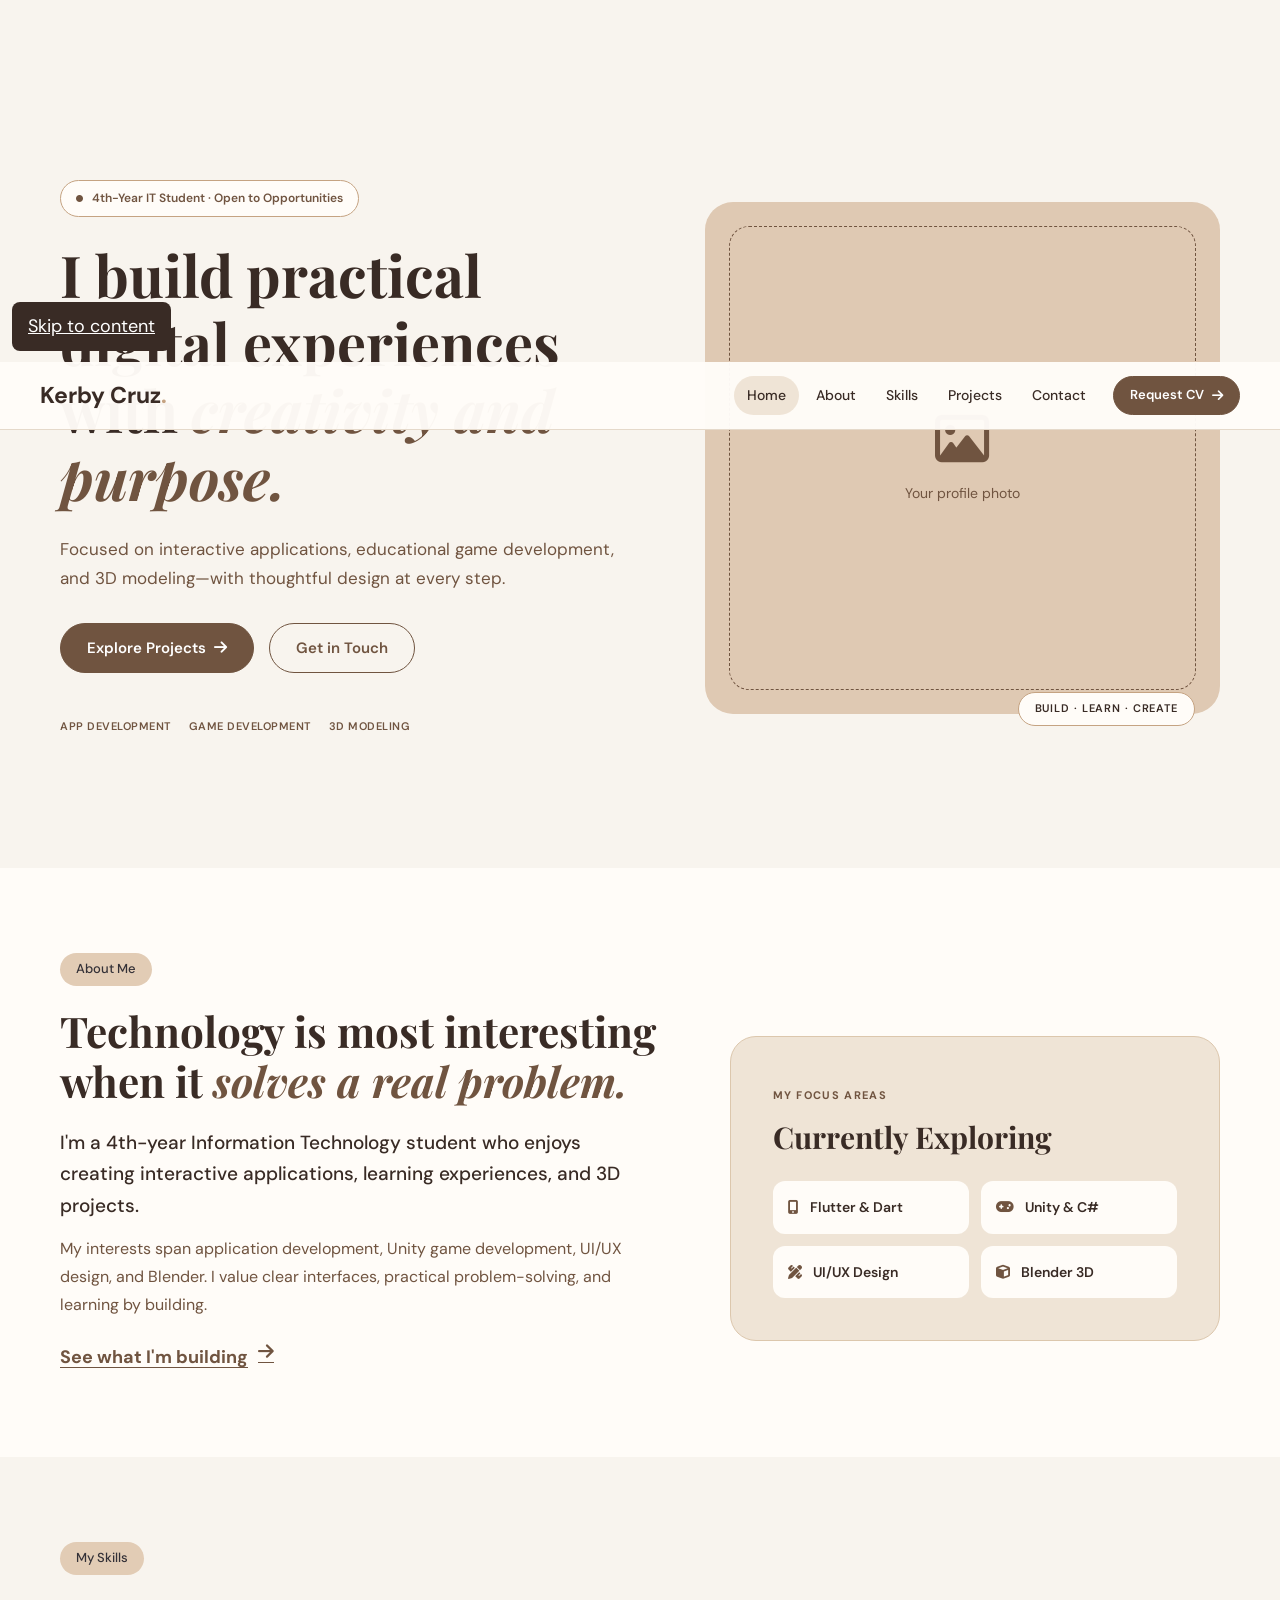
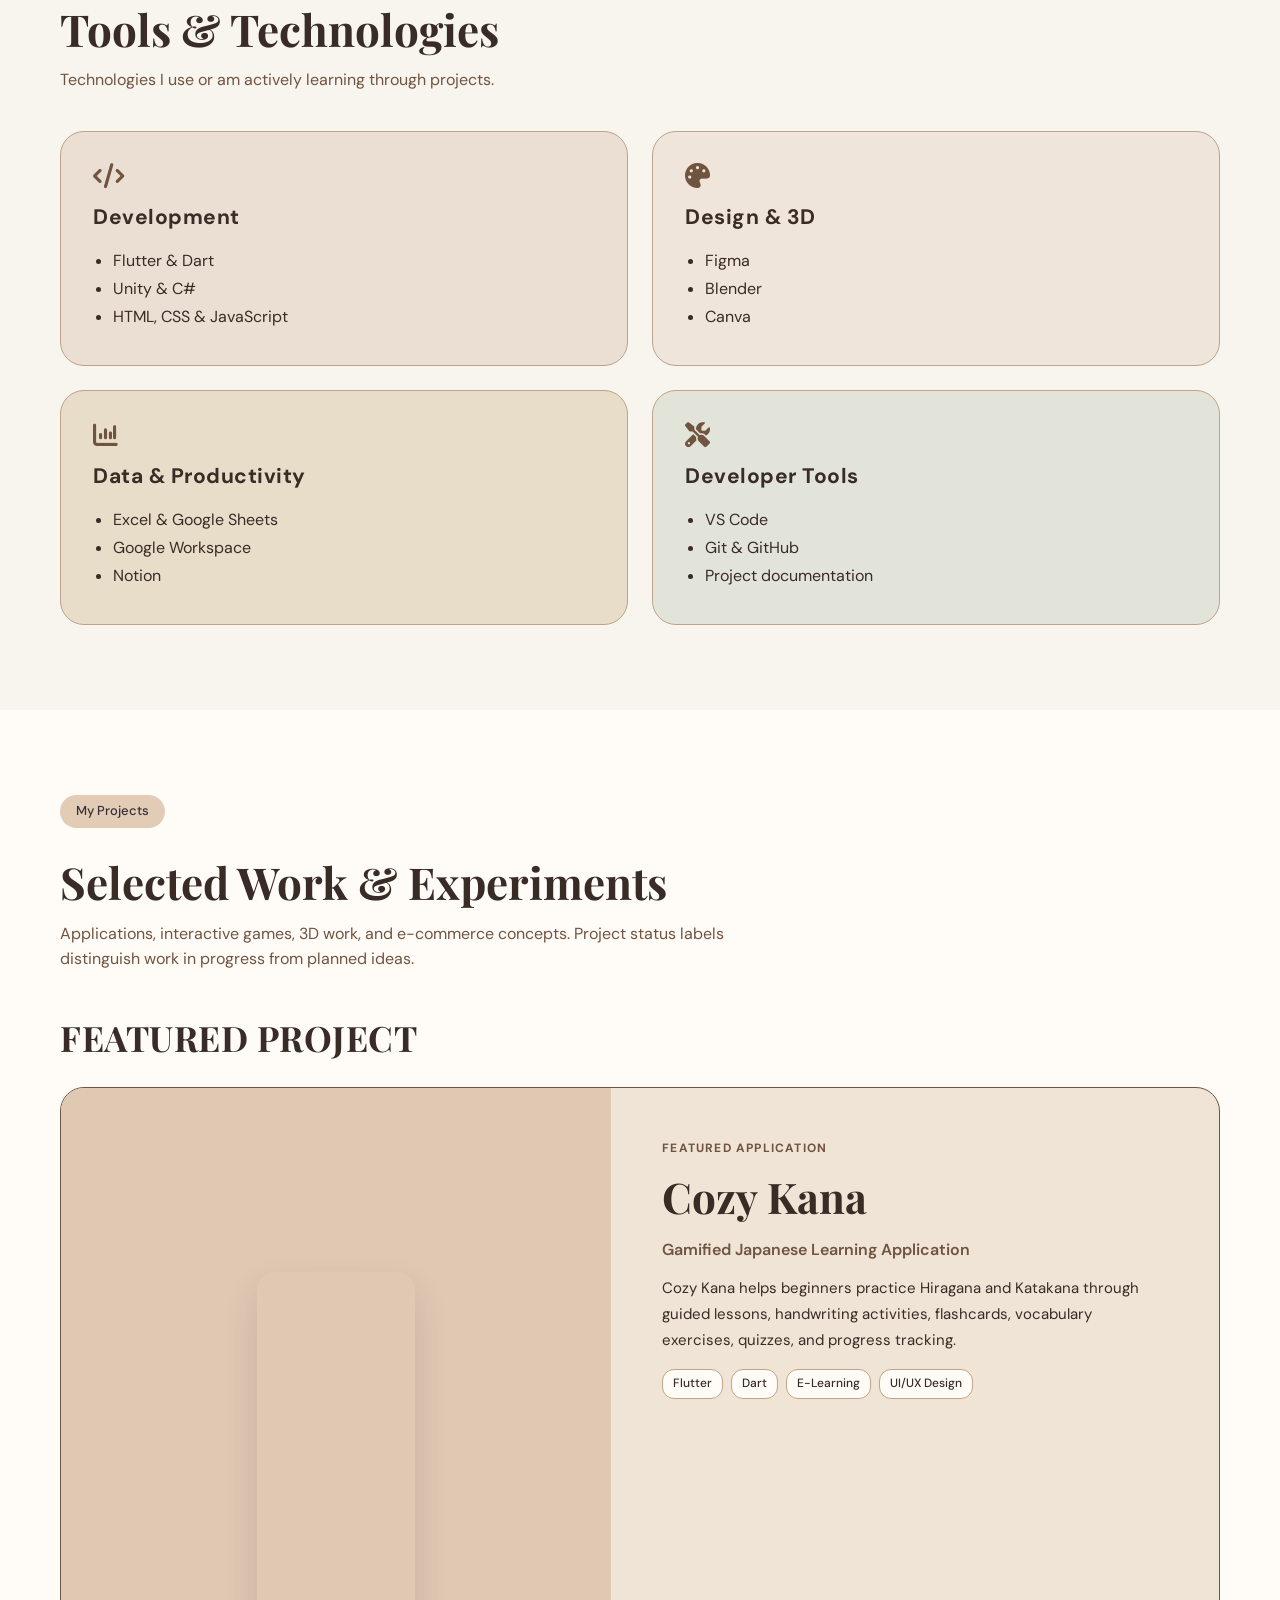
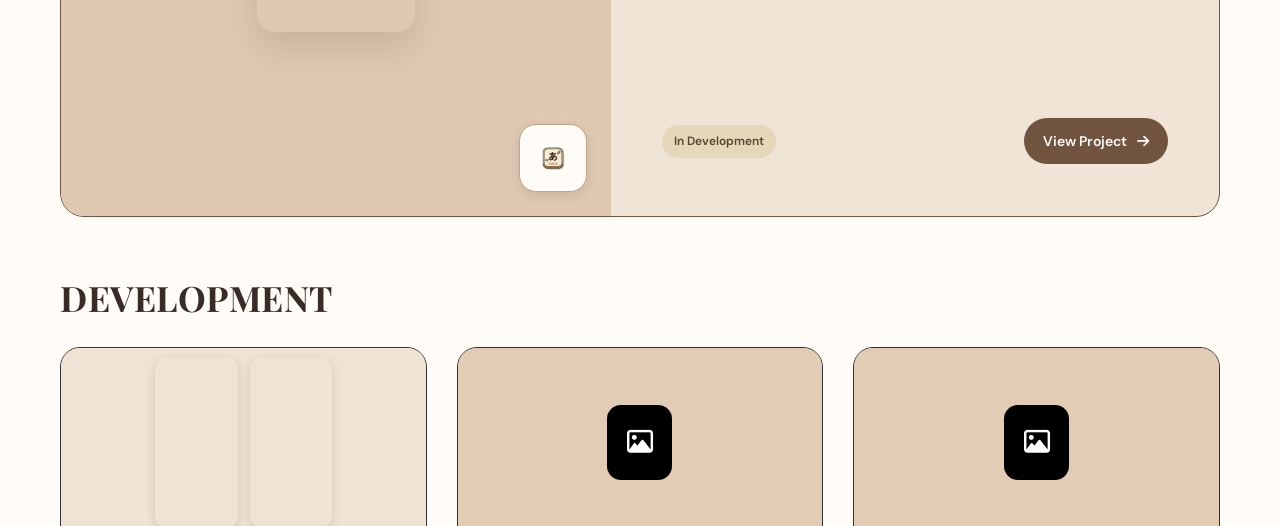
<file: projects.html>
<!DOCTYPE html>
<html lang="en">
<head>
<meta charset="UTF-8">
<meta name="viewport" content="width=device-width, initial-scale=1">
<!-- Compatibility redirect: this content now lives on the scrolling homepage. -->
<meta http-equiv="refresh" content="0; url=index.html#projects">
<title>Redirecting to Projects | Kerby Cruz</title>
</head>
<body><p>This page is now part of the <a href="index.html#projects">scrollable portfolio</a>.</p></body>
</html>
</file>
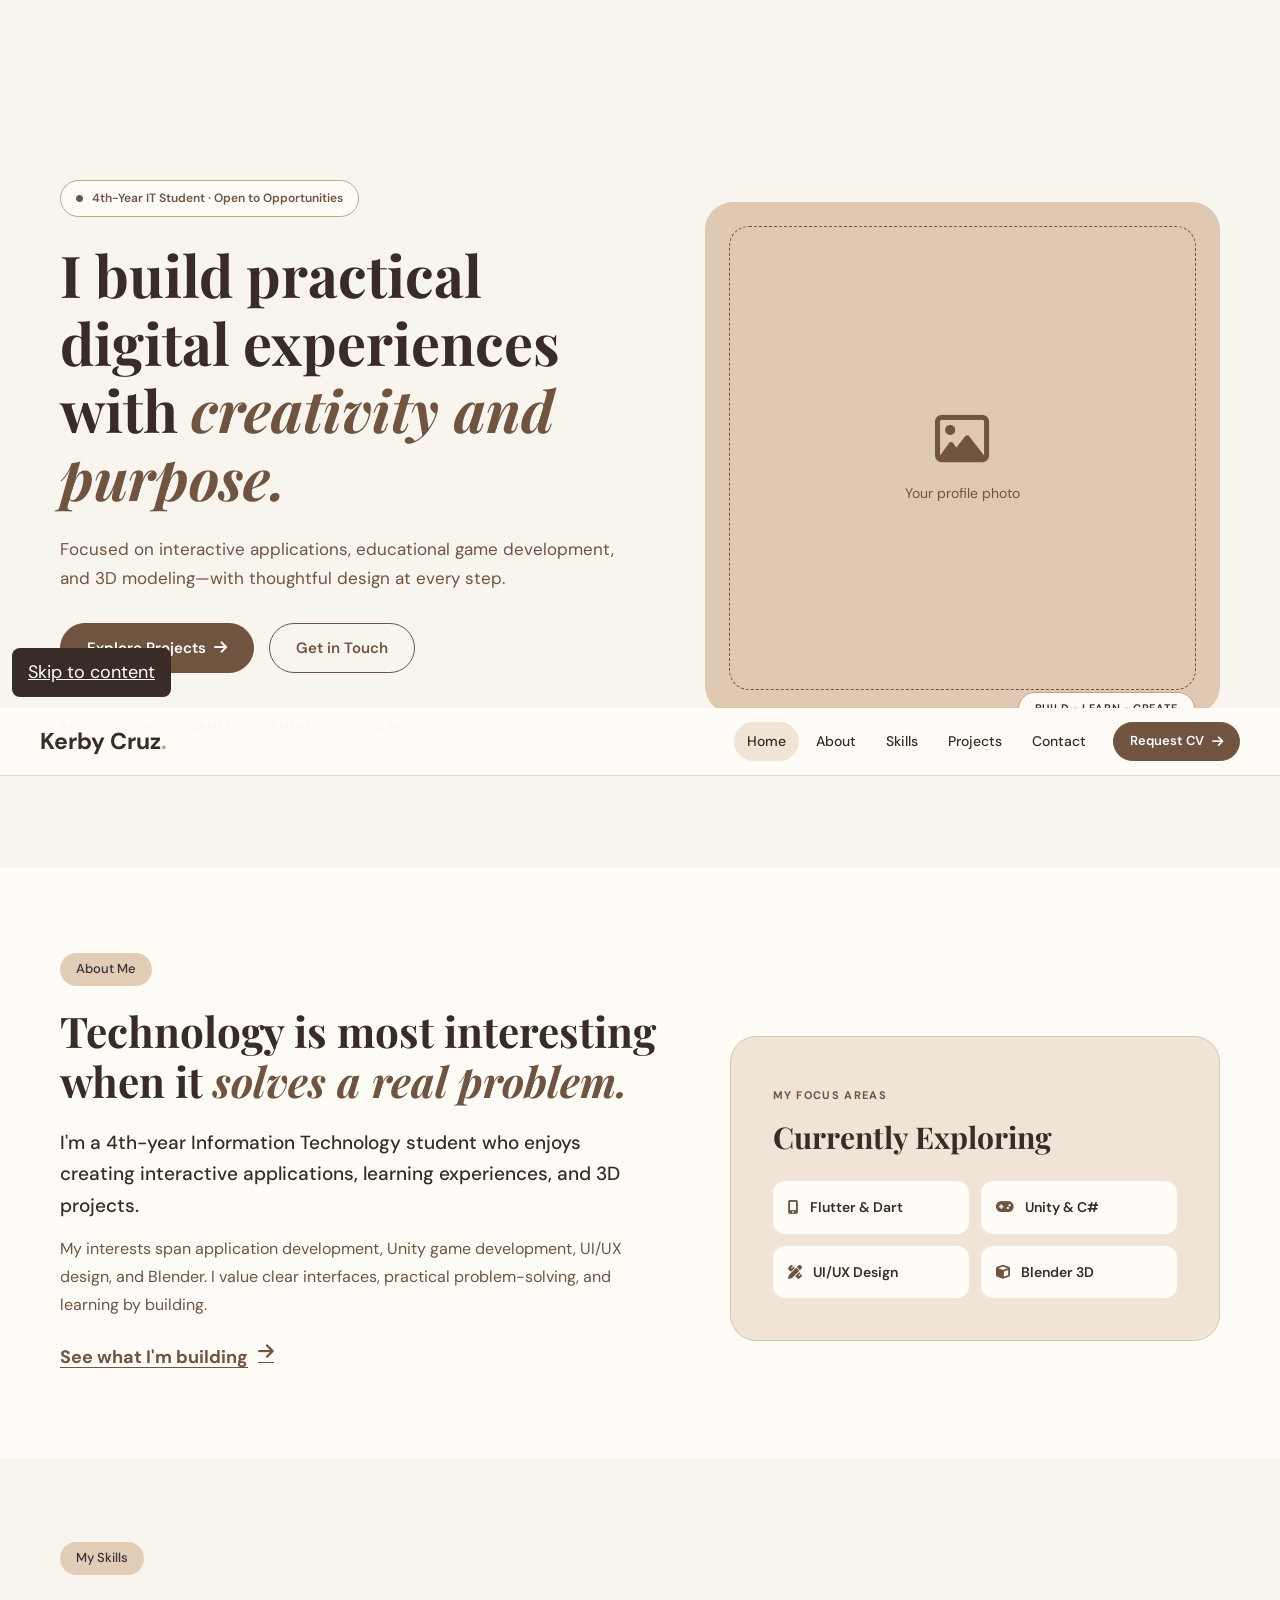
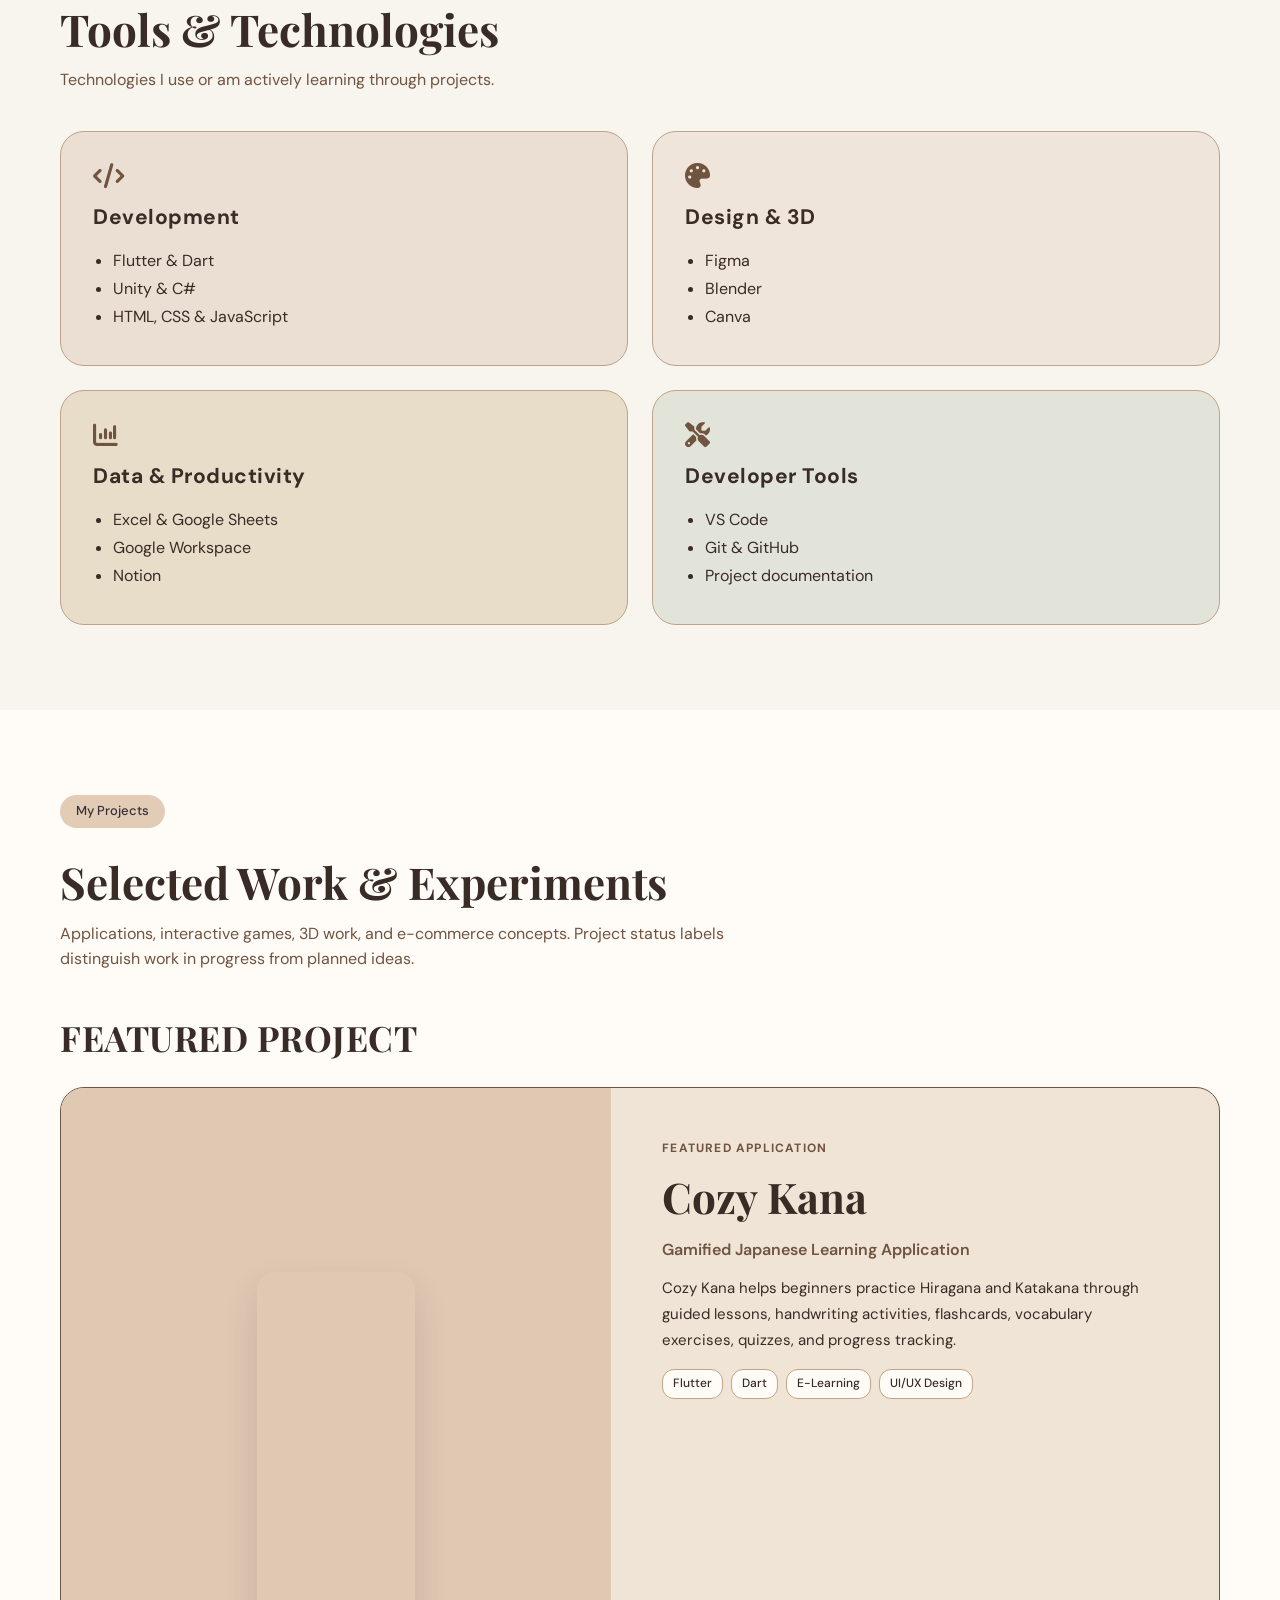
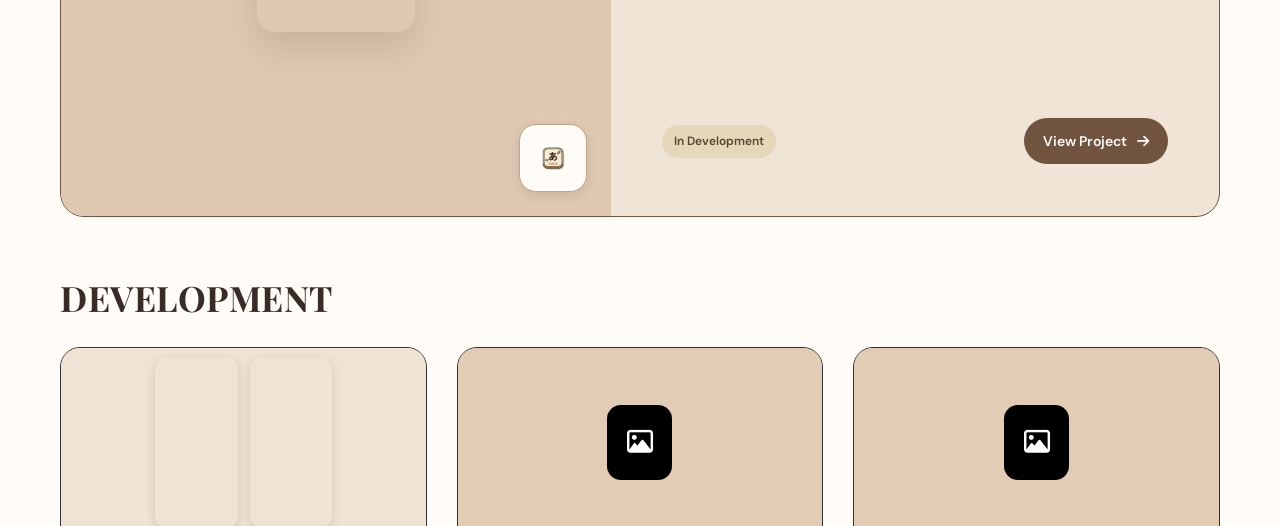
<file: skills.html>
<!DOCTYPE html>
<html lang="en">
<head>
<meta charset="UTF-8">
<meta name="viewport" content="width=device-width, initial-scale=1">
<!-- Compatibility redirect: this content now lives on the scrolling homepage. -->
<meta http-equiv="refresh" content="0; url=index.html#skills">
<title>Redirecting to Skills | Kerby Cruz</title>
</head>
<body><p>This page is now part of the <a href="index.html#skills">scrollable portfolio</a>.</p></body>
</html>
</file>
<file: style.css>
/* ==========================================================================
   1. EXTERNAL FONTS & DESIGN SYSTEM TOKENS
   ========================================================================== */

/* Import Google Fonts: DM Sans for body/UI and Playfair Display for editorial headings */
@import url('https://fonts.googleapis.com/css2?family=DM+Sans:wght@400;500;600;700&family=Playfair+Display:wght@700&display=swap');

:root {
    /* --- Main Brand Palette[cite: 11] --- */
    --warm-cream: #FAF6EF;      /* Default page background */
    --soft-white: #FFFDFC;      /* Cards, navbar, and container surfaces */
    --charcoal: #343137;        /* Primary heading and body text color */
    --muted-gray: #756E74;      /* Subtitles, secondary text, and subtle borders */
    --dark-brown: #57443A;      /* Secondary buttons and navigation borders */

    /* --- Pastel Accents[cite: 11] --- */
    --dusty-rose: #D99A9E;      /* Primary buttons, active highlights, and badges */
    --sage-green: #AFC5B5;      /* 3D placeholder background and development cards */
    --soft-lavender: #C9BED8;   /* Tools and creative work cards */
    --butter-yellow: #E9D59A;   /* Highlights, status badges, and cards */

    /* --- Navigation & Card Accent[cite: 15, 24] --- */
    --active-pill: #E2CCB5;     /* Warm tan active pill and card background from Figma */

    /* --- Typography Setup[cite: 12] --- */
    --font-heading: 'Playfair Display', Georgia, serif;
    --font-body: 'DM Sans', -apple-system, BlinkMacSystemFont, sans-serif;

    /* --- Reusable Geometry & Motion Variables --- */
    --radius-sm: 12px;
    --radius-md: 16px;
    --radius-lg: 20px;
    --radius-xl: 24px;
    --radius-pill: 9999px;
    --transition-fast: 0.2s ease;
    --transition-smooth: 0.25s ease;
}

/* ==========================================================================
   2. BASE & RESET STYLES
   ========================================================================== */

*,
*::before,
*::after {
    margin: 0;
    padding: 0;
    box-sizing: border-box;
}

html {
    scroll-behavior: smooth;
}

body {
    background-color: var(--warm-cream);
    color: var(--charcoal);
    font-family: var(--font-body);
    font-weight: 400; /* Regular body weight (18px)[cite: 12] */
    font-size: 18px;
    line-height: 1.6;
    -webkit-font-smoothing: antialiased;
}

/* Headings Base Hierarchy[cite: 12] */
h1, h2 {
    font-family: var(--font-heading);
    font-weight: 700;
    color: var(--charcoal);
    line-height: 1.2;
}

h1 {
    font-size: clamp(38px, 5vw, 64px); /* Responsive Hero H1[cite: 12] */
}

h2 {
    font-size: clamp(28px, 4vw, 44px); /* Responsive Section H2[cite: 12] */
}

h3 {
    font-family: var(--font-body);
    font-weight: 700;
    font-size: 28px; /* Project H3[cite: 12] */
    color: var(--charcoal);
    line-height: 1.3;
}

/* Reusable Content Wrapper */
.container {
    width: 100%;
    max-width: 1200px;
    margin: 0 auto;
    padding: 80px 20px;
}

/* ==========================================================================
   3. NAVIGATION BAR (Shared Across All Pages)
   ========================================================================== */

nav {
    display: flex;
    justify-content: space-between;
    align-items: center;
    padding: 18px 40px;
    background-color: var(--soft-white); /* Soft White navbar surface (#FFFDFC)[cite: 11] */
    border-bottom: 1px solid rgba(0, 0, 0, 0.06);
    position: sticky;
    top: 0;
    z-index: 100;
}

.logo {
    font-size: 24px;
    font-weight: 700;
}

.logo a {
    text-decoration: none;
    color: var(--charcoal);
}

.nav-links {
    display: flex;
    gap: 12px;
    align-items: center;
}

/* Base navigation tab link */
.nav-links .nav-item {
    text-decoration: none;
    color: var(--charcoal);
    font-size: 16px; /* Nav text size[cite: 12] */
    font-weight: 500;
    padding: 8px 20px; /* Fixed padding prevents layout shifts on selection */
    border-radius: var(--radius-pill); /* Pill shape matching Figma[cite: 15] */
    transition: background-color var(--transition-smooth), color var(--transition-smooth);
}

.nav-links .nav-item:hover {
    background-color: rgba(226, 204, 181, 0.35);
}

/* Active tab highlight[cite: 15] */
.nav-links .nav-item.active {
    background-color: var(--active-pill);
    color: var(--charcoal);
    font-weight: 500;
}

/* Outlined Download CV button[cite: 13] */
.btn-nav {
    border: 1.5px solid var(--dark-brown);
    color: var(--dark-brown) !important;
    padding: 8px 22px;
    border-radius: var(--radius-pill);
    font-weight: 600; /* SemiBold[cite: 12] */
    font-size: 15px;
    text-decoration: none;
    display: inline-flex;
    align-items: center;
    gap: 8px;
    margin-left: 8px;
    transition: background-color var(--transition-fast), color var(--transition-fast);
}

.btn-nav:hover {
    background-color: var(--dark-brown);
    color: var(--soft-white) !important;
}

/* Dark-filled CV button variation for Detail Pages & Contact (Frame 110 & 112)[cite: 29, 40] */
.btn-nav.filled-dark {
    background-color: var(--dark-brown);
    color: var(--soft-white) !important;
    border: none;
    padding: 10px 24px;
}

.btn-nav.filled-dark:hover {
    background-color: var(--charcoal);
    color: var(--soft-white) !important;
}

/* ==========================================================================
   4. COMMON COMPONENTS (PILLS, TAGS & BUTTONS)
   ========================================================================== */

/* Rounded category pill badges */
.pill {
    display: inline-block;
    padding: 6px 16px;
    border-radius: var(--radius-pill);
    font-size: 13px; /* Tag/Badge text size[cite: 12] */
    font-weight: 500;
    margin-bottom: 20px;
}

.pill.outline {
    background-color: var(--soft-white);
    border: 1px solid var(--muted-gray);
    color: var(--charcoal);
}

/* Warm Tan Header Badge ("My Skills", "My Projects", "Get in touch")[cite: 22, 23, 29] */
.pill.brown-pill {
    background-color: var(--active-pill);
    color: var(--charcoal);
    border: none;
}

/* Accent badge fills[cite: 11] */
.pill.green  { background-color: var(--sage-green); }
.pill.purple { background-color: var(--soft-lavender); }
.pill.pink   { background-color: var(--dusty-rose); }
.pill.yellow { background-color: var(--butter-yellow); }

/* General Call-to-Action Buttons */
.btn {
    display: inline-flex;
    align-items: center;
    gap: 8px;
    padding: 12px 26px;
    border-radius: var(--radius-pill);
    text-decoration: none;
    font-size: 15px; /* Button text size[cite: 12] */
    font-weight: 600; /* SemiBold[cite: 12] */
    cursor: pointer;
    transition: transform var(--transition-fast), opacity var(--transition-fast);
}

.btn:hover {
    transform: translateY(-2px);
    opacity: 0.95;
}

/* Primary Filled Button */
.btn.primary {
    background-color: var(--dusty-rose);
    color: var(--soft-white);
    border: 1px solid var(--dusty-rose);
}

/* Secondary Outlined Button */
.btn.outline {
    background-color: transparent;
    border: 1.5px solid var(--dark-brown);
    color: var(--dark-brown);
}

/* ==========================================================================
   5. HERO SECTION (index.html)[cite: 2]
   ========================================================================== */

.hero-grid {
    display: grid;
    grid-template-columns: 1fr 1fr;
    gap: 50px;
    align-items: center;
    min-height: calc(100vh - 120px);
}

.hero-content h1 {
    margin-bottom: 24px;
}

.hero-content p {
    color: var(--muted-gray);
    font-size: 18px;
    max-width: 500px;
}

.hero-buttons {
    display: flex;
    gap: 15px;
    margin-top: 35px;
    margin-bottom: 45px;
    flex-wrap: wrap;
}

.hero-footer {
    display: flex;
    gap: 30px;
    font-size: 12px; /* Caption text size[cite: 12] */
    color: var(--muted-gray);
    text-transform: uppercase;
    letter-spacing: 0.5px;
}

/* Hero Showcase Placeholder Frame */
.image-placeholder {
    width: 100%;
    height: 420px;
    border-radius: var(--radius-md);
    display: flex;
    flex-direction: column;
    justify-content: center;
    align-items: center;
    overflow: hidden;
}

/* Image styling when replacing the placeholder icon */
.hero-image img,
.hero-img {
    width: 100%;
    height: 420px;
    object-fit: cover;
    border-radius: var(--radius-md);
    display: block;
}

.green-bg {
    background-color: var(--sage-green);
    border-radius: var(--radius-md);
}

.green-bg .fa-image {
    background: var(--charcoal);
    color: var(--soft-white);
    padding: 35px;
    border-radius: var(--radius-lg);
    margin-bottom: 12px;
}

.green-bg p {
    font-size: 14px;
    font-weight: 600;
    letter-spacing: 1px;
}

/* ==========================================================================
   6. ABOUT & LEARNING SECTION (about.html)[cite: 21, 34]
   ========================================================================== */

.about-grid {
    display: grid;
    grid-template-columns: 1.1fr 0.9fr;
    gap: 60px;
    align-items: start;
}

.about-content h2 {
    margin-bottom: 20px;
}

.description-label {
    font-weight: 600;
    margin-top: 18px;
    margin-bottom: 6px;
    color: var(--charcoal);
}

.description-text {
    color: var(--muted-gray);
    font-size: 16px;
    line-height: 1.6;
}

/* Currently Learning Nested Card Frame[cite: 21] */
.learning-outer-card {
    background-color: #E2ECE5; /* Soft mint outer layer[cite: 21] */
    padding: 24px;
    border-radius: 28px;
}

.learning-inner-card {
    background-color: var(--soft-white);
    border: 1px solid rgba(0, 0, 0, 0.05);
    padding: 36px 30px;
    border-radius: var(--radius-lg);
}

.learning-inner-card h3 {
    font-family: var(--font-heading);
    font-size: 28px;
    font-weight: 700;
    margin-bottom: 28px;
}

.learning-list {
    display: flex;
    flex-direction: column;
    gap: 16px;
}

.learning-row {
    display: flex;
    align-items: center;
    gap: 14px;
}

.learning-row.align-right {
    justify-content: flex-end;
}

.learning-row.align-left {
    justify-content: flex-start;
}

.learning-row .pill {
    margin-bottom: 0;
}

/* Decorative Circles with Centered Font Awesome Icons[cite: 21, 34] */
.dot {
    width: 40px;
    height: 40px;
    border-radius: 50%;
    display: inline-flex;
    align-items: center;
    justify-content: center;
    flex-shrink: 0;
    color: var(--charcoal);
    font-size: 16px;
    transition: transform var(--transition-fast);
}

.dot:hover {
    transform: scale(1.1);
}

.dot-green  { background-color: var(--sage-green); }
.dot-purple { background-color: var(--soft-lavender); }
.dot-pink   { background-color: var(--dusty-rose); }
.dot-yellow { background-color: var(--butter-yellow); }

/* ==========================================================================
   7. SKILLS & TECHNOLOGIES SECTION (skills.html)[cite: 22]
   ========================================================================== */

#skills-page h2 {
    margin-top: 10px;
    margin-bottom: 45px;
}

.skills-grid {
    display: grid;
    grid-template-columns: repeat(2, 1fr);
    gap: 40px;
    padding-left: 10px; /* Accommodates the offset background shadow layer */
}

/* Base Stacked Skill Card[cite: 22] */
.skill-card {
    position: relative;
    border: 1.5px solid var(--charcoal);
    border-radius: var(--radius-xl);
    padding: 35px 40px;
    min-height: 240px;
    z-index: 1;
    display: flex;
    flex-direction: column;
}

/* Underlying Shadow Layer recreating the down-and-left layered effect[cite: 22] */
.skill-card::before {
    content: '';
    position: absolute;
    top: 10px;
    left: -10px;
    width: 100%;
    height: 100%;
    border: 1.5px solid var(--charcoal);
    border-radius: var(--radius-xl);
    background-color: inherit;
    z-index: -1;
}

/* Card Accent Fills[cite: 22] */
.card-green  { background-color: var(--sage-green); }
.card-purple { background-color: var(--soft-lavender); }
.card-yellow { background-color: var(--butter-yellow); }
.card-pink   { background-color: var(--dusty-rose); }

.skill-card h3 {
    font-size: 20px;
    font-weight: 700;
    letter-spacing: 0.5px;
    margin-bottom: 24px;
    text-align: center;
}

.skill-card ul {
    list-style-type: disc;
    padding-left: 20px;
    font-size: 16px;
    line-height: 1.8;
}

/* Two-column layout inside Tools card[cite: 22] */
.skill-card .two-col {
    display: grid;
    grid-template-columns: 1fr 1fr;
    gap: 20px;
    list-style-type: none;
    padding-left: 0;
}

.skill-card .two-col div {
    list-style-type: disc;
    padding-left: 20px;
}

.empty-card {
    min-height: 240px;
}

/* ==========================================================================
   8. PROJECTS SECTION & GALLERIES (projects.html)[cite: 23, 24, 25, 26]
   ========================================================================== */

.project-group {
    margin-top: 40px;
    margin-bottom: 70px;
}

.project-group-title {
    font-family: var(--font-heading);
    font-size: 38px;
    font-weight: 700;
    margin-bottom: 28px;
    color: var(--charcoal);
    letter-spacing: 0.5px;
}

.projects-grid {
    display: grid;
    grid-template-columns: repeat(3, 1fr);
    gap: 30px;
}

.single-card-grid {
    grid-template-columns: repeat(3, 1fr);
}

/* Project Card Base Styling[cite: 24] */
.project-card {
    background-color: var(--active-pill); /* Warm tan card surface (#E2CCB5)[cite: 24] */
    border: 1.5px solid var(--charcoal);
    border-radius: var(--radius-lg);
    overflow: hidden;
    display: flex;
    flex-direction: column;
    transition: transform var(--transition-fast);
}

.project-card:hover {
    transform: translateY(-4px);
}

/* Media Upper Container */
.card-img {
    background-color: var(--active-pill);
    height: 190px;
    display: flex;
    justify-content: center;
    align-items: center;
    border-bottom: 1.5px solid var(--charcoal);
    position: relative;
    overflow: hidden;
}

.card-img img {
    width: 100%;
    height: 100%;
    object-fit: cover;
    display: block;
}

/* Featured Project Logo Frame & Sizing (Cozy Kana Logo) */
.card-img.logo-container,
.card-img.logo-display {
    display: flex;
    justify-content: center;
    align-items: center;
    padding: 24px;
    background-color: var(--active-pill);
}

.featured-logo-img,
.featured-project-logo {
    max-height: 110px;
    max-width: 120px;
    width: auto;
    height: auto;
    object-fit: contain;
    border-radius: 18px; /* Rounded app-icon aesthetic */
    box-shadow: 0 4px 14px rgba(0, 0, 0, 0.08);
    transition: transform var(--transition-fast);
}

.project-card:hover .featured-logo-img,
.project-card:hover .featured-project-logo {
    transform: scale(1.05);
}

/* Black icon box placeholder[cite: 23, 24] */
.card-img .icon-box {
    background-color: #000;
    color: #FFFDFC;
    width: 65px;
    height: 75px;
    border-radius: 14px;
    display: flex;
    align-items: center;
    justify-content: center;
    font-size: 26px;
}

/* Card Information Body */
.card-info {
    padding: 20px 22px 24px;
    display: flex;
    flex-direction: column;
    flex-grow: 1;
}

.card-info h3 {
    font-size: 19px;
    font-weight: 700;
    color: var(--charcoal);
    line-height: 1.35;
    margin-bottom: 10px;
}

.card-desc {
    font-size: 13px;
    color: var(--charcoal);
    line-height: 1.5;
    margin-bottom: 18px;
}

/* Tech / Attribute Pills inside project cards */
.tags {
    display: flex;
    gap: 8px;
    margin: 12px 0;
    flex-wrap: wrap;
}

.tag {
    background: var(--warm-cream);
    border: 1px solid var(--muted-gray);
    padding: 4px 10px;
    border-radius: var(--radius-sm);
    font-size: 12px; /* Caption / Tag size[cite: 12] */
    font-weight: 500;
}

.status-row {
    display: flex;
    justify-content: space-between;
    align-items: center;
    margin-top: auto;
    padding-top: 15px;
}

.status-row.right {
    justify-content: flex-end;
}

.status-pill {
    padding: 4px 12px;
    border-radius: var(--radius-sm);
    font-size: 12px;
    font-weight: 500;
    border: 1.5px solid var(--charcoal);
}

.yellow-status { background-color: var(--butter-yellow); }
.red-status    { background-color: var(--dusty-rose); }

/* Circular arrow button link */
.arrow-btn {
    background: transparent;
    border: 1.5px solid var(--charcoal);
    color: var(--charcoal);
    border-radius: 50%;
    width: 32px;
    height: 32px;
    display: inline-flex;
    align-items: center;
    justify-content: center;
    text-decoration: none;
    cursor: pointer;
    font-size: 16px;
    transition: background-color var(--transition-fast), color var(--transition-fast);
}

.arrow-btn:hover {
    background-color: var(--charcoal);
    color: var(--soft-white);
}

/* Pill Action Buttons ("View 3D Project ->", "View Case Study ->")[cite: 25, 26] */
.btn-row {
    margin-top: auto;
    display: flex;
    justify-content: center;
    padding-top: 10px;
}

.view-pill-btn {
    display: inline-block;
    background-color: rgba(255, 255, 255, 0.45);
    border: 1.5px solid var(--charcoal);
    color: var(--charcoal);
    text-decoration: none;
    font-size: 13px;
    font-weight: 500;
    padding: 7px 18px;
    border-radius: var(--radius-lg);
    transition: background-color var(--transition-fast), transform 0.15s ease;
}

.view-pill-btn:hover {
    background-color: var(--charcoal);
    color: var(--soft-white);
    transform: translateY(-1px);
}

/* ==========================================================================
   9. PROJECT DETAIL PAGES (project-cozy-room.html & project-cozy-kana.html)[cite: 32, 40]
   ========================================================================== */

.project-detail-container {
    padding-top: 40px;
    padding-bottom: 90px;
}

/* Back Link Arrow */
.back-link {
    display: inline-flex;
    align-items: center;
    justify-content: center;
    color: var(--charcoal);
    text-decoration: none;
    font-size: 24px;
    margin-bottom: 25px;
    transition: transform var(--transition-fast);
}

.back-link:hover {
    transform: translateX(-4px);
}

/* Gallery & Showcase Frame */
.gallery-wrapper {
    display: flex;
    flex-direction: column;
    gap: 20px;
    margin-bottom: 45px;
}

.main-showcase-box {
    background-color: var(--active-pill);
    border: 1.5px solid var(--charcoal);
    border-radius: var(--radius-lg);
    height: 440px;
    display: flex;
    align-items: center;
    justify-content: space-between;
    padding: 20px 25px;
    position: relative;
    overflow: hidden;
}

/* Carousel Prev/Next Buttons */
.carousel-arrow {
    background-color: rgba(255, 255, 255, 0.7);
    border: 1.5px solid var(--charcoal);
    color: var(--charcoal);
    width: 42px;
    height: 42px;
    border-radius: 50%;
    display: flex;
    align-items: center;
    justify-content: center;
    cursor: pointer;
    font-size: 16px;
    flex-shrink: 0;
    z-index: 10;
    transition: background-color var(--transition-fast), transform 0.15s ease;
}

.carousel-arrow:hover {
    background-color: var(--charcoal);
    color: var(--soft-white);
    transform: scale(1.08);
}

/* Large Placeholder & Showcase Image Containers */
.icon-box-large {
    background-color: #000;
    color: #FFFDFC;
    width: 100px;
    height: 120px;
    border-radius: var(--radius-lg);
    display: flex;
    align-items: center;
    justify-content: center;
    font-size: 42px;
}

.showcase-display,
.showcase-image-container {
    display: flex;
    flex-direction: column;
    align-items: center;
    justify-content: center;
    height: 100%;
    width: 100%;
    pointer-events: none;
}

.showcase-img,
#main-showcase-img {
    max-height: 330px;
    max-width: 85%;
    object-fit: contain;
    border-radius: 14px;
    box-shadow: 0 10px 24px rgba(0, 0, 0, 0.15);
    transition: opacity var(--transition-fast), transform var(--transition-fast);
}

.showcase-caption,
#main-showcase-caption {
    margin-top: 12px;
    font-size: 14px;
    font-weight: 600;
    color: var(--charcoal);
    text-align: center;
    letter-spacing: 0.3px;
}

/* Universal Thumbnail Gallery Strip (Supports 4 to 10+ items smoothly) */
.thumbnail-strip {
    display: flex;
    gap: 14px;
    overflow-x: auto;
    padding: 14px 4px 10px;
    scroll-behavior: smooth;
    -webkit-overflow-scrolling: touch;
}

/* Clean Custom Scrollbar for Thumbnails */
.thumbnail-strip::-webkit-scrollbar {
    height: 6px;
}
.thumbnail-strip::-webkit-scrollbar-track {
    background: rgba(0, 0, 0, 0.05);
    border-radius: 10px;
}
.thumbnail-strip::-webkit-scrollbar-thumb {
    background: var(--active-pill);
    border-radius: 10px;
}

/* Individual Thumbnail Button */
.thumb-box {
    flex: 0 0 100px;
    height: 130px;
    background-color: var(--active-pill);
    border: 1.5px solid var(--charcoal);
    border-radius: 14px;
    padding: 6px;
    display: flex;
    flex-direction: column;
    align-items: center;
    justify-content: space-between;
    cursor: pointer;
    transition: transform var(--transition-fast), border-color var(--transition-fast), box-shadow var(--transition-fast);
}

.thumb-box img {
    width: 100%;
    height: 84px;
    object-fit: contain;
    border-radius: 8px;
    background-color: var(--soft-white);
}

.thumb-label {
    font-size: 11px;
    font-weight: 600;
    color: var(--charcoal);
    margin-top: 4px;
    white-space: nowrap;
    overflow: hidden;
    text-overflow: ellipsis;
    max-width: 90px;
    text-align: center;
}

/* Legacy Icon-based Thumbnail Support (Cozy Room) */
.thumb-icon {
    background-color: #000;
    color: #FFFDFC;
    width: 44px;
    height: 52px;
    border-radius: 10px;
    display: flex;
    align-items: center;
    justify-content: center;
    font-size: 18px;
}

.thumb-box:hover {
    transform: translateY(-3px);
}

.thumb-box.active-thumb {
    border: 2.5px solid var(--charcoal);
    box-shadow: 0 6px 14px rgba(0, 0, 0, 0.16);
    background-color: #D3B99E;
}

/* Detail Specifications & Two-Column Split */
.project-detail-title {
    font-family: var(--font-heading);
    font-size: 42px;
    font-weight: 700;
    margin-bottom: 12px;
}

.detail-tags {
    margin-bottom: 30px;
}

.project-columns {
    display: flex;
    gap: 40px;
    align-items: stretch;
    margin-top: 25px;
}

.column-left {
    flex: 1;
}

.column-right {
    flex: 1.3;
}

.vertical-divider {
    width: 1.5px;
    background-color: var(--charcoal);
    align-self: stretch;
}

.info-block {
    margin-bottom: 24px;
}

.info-block h3 {
    font-family: var(--font-body);
    font-size: 18px;
    font-weight: 700;
    color: var(--charcoal);
    margin-bottom: 8px;
}

.info-block p {
    font-size: 16px;
    color: var(--charcoal);
    line-height: 1.6;
}

/* Bullet list & Technical Code styling */
.bullet-list {
    list-style-type: disc;
    padding-left: 20px;
    font-size: 16px;
    line-height: 1.7;
    color: var(--charcoal);
}

.bullet-list li {
    margin-bottom: 12px;
}

.bullet-list strong {
    color: var(--charcoal);
    font-weight: 600;
}

.bullet-list code {
    background-color: rgba(52, 49, 55, 0.08);
    color: var(--charcoal);
    padding: 2px 6px;
    border-radius: 6px;
    font-family: 'Courier New', Courier, monospace;
    font-size: 14px;
}

/* ==========================================================================
   10. CONTACT SECTION (contact.html - Frame 112)[cite: 29]
   ========================================================================== */

.contact-container {
    min-height: calc(100vh - 100px);
    display: flex;
    flex-direction: column;
    justify-content: space-between;
    padding-top: 60px;
    padding-bottom: 70px;
}

.contact-title {
    font-family: var(--font-heading);
    font-size: 54px;
    font-weight: 700;
    color: var(--charcoal);
    margin-top: 15px;
    margin-bottom: 18px;
    line-height: 1.2;
}

.contact-subtitle {
    color: var(--charcoal);
    font-family: var(--font-body);
    font-size: 18px;
    max-width: 520px;
    line-height: 1.5;
}

/* Bottom Centered Contact Links[cite: 29] */
.social-links-footer {
    display: flex;
    justify-content: center;
    align-items: center;
    gap: 60px;
    margin-top: 120px;
}

.social-link-item {
    display: inline-flex;
    align-items: center;
    gap: 12px;
    text-decoration: none;
    color: var(--charcoal);
    font-family: var(--font-body);
    font-size: 20px;
    font-weight: 500;
    transition: opacity var(--transition-fast), transform var(--transition-fast);
}

.social-link-item i {
    font-size: 28px;
}

.social-link-item:hover {
    opacity: 0.65;
    transform: translateY(-2px);
}

/* ==========================================================================
   11. CONSOLIDATED RESPONSIVE BREAKPOINTS (TABLET & MOBILE)
   ========================================================================== */

/* Tablets and medium screens (under 992px) */
@media (max-width: 992px) {
    h1 { font-size: 48px; }
    h2 { font-size: 36px; }

    .hero-grid,
    .about-grid {
        grid-template-columns: 1fr;
        gap: 40px;
    }

    .projects-grid,
    .single-card-grid {
        grid-template-columns: repeat(2, 1fr);
    }

    .skills-grid {
        grid-template-columns: 1fr;
    }
}

/* Intermediate Tablet / Detail Page Breakpoint (under 768px) */
@media (max-width: 768px) {
    .main-showcase-box {
        height: 320px;
        padding: 10px 15px;
    }

    .showcase-img,
    #main-showcase-img {
        max-height: 220px;
    }

    .thumb-box {
        flex: 0 0 85px;
        height: 115px;
    }

    .thumb-box img {
        height: 70px;
    }

    .project-columns {
        flex-direction: column;
        gap: 20px;
    }

    .vertical-divider {
        display: none;
    }

    .project-detail-title {
        font-size: 32px;
    }
}

/* Mobile Devices (under 640px) */
@media (max-width: 640px) {
    nav {
        flex-direction: column;
        gap: 15px;
        padding: 15px 20px;
    }

    .nav-links {
        flex-wrap: wrap;
        justify-content: center;
        gap: 10px;
    }

    .contact-title {
        font-size: 36px;
    }

    .projects-grid,
    .single-card-grid {
        grid-template-columns: 1fr;
    }

    .skill-card .two-col {
        grid-template-columns: 1fr;
    }

    .social-links-footer {
        flex-direction: column;
        gap: 24px;
        align-items: center;
        margin-top: 60px;
    }
}
/* ========================================================================== 
   FEATURED COZY KANA CARD — projects.html only
   Scope all new selectors to this card so other project cards keep their style.
   Replace Hometab.jpeg / cozy_kana_logo.png in projects.html if file names change.
   ========================================================================== */
.featured-kana-layout { width: 100%; }
.featured-kana-card {
    display: grid;
    grid-template-columns: minmax(0, .95fr) minmax(0, 1.05fr);
    overflow: hidden;
    background: #EFE4D6;
    border: 1.5px solid #705440;
    border-radius: 24px;
    color: #392B25;
}
.featured-kana-media {
    position: relative;
    display: grid;
    place-items: center;
    min-height: 420px;
    padding: 28px;
    background: #DFC9B3;
    overflow: hidden;
}
.featured-kana-screen {
    display: block;
    width: auto;
    max-width: min(75%, 295px);
    height: min(360px, 100%);
    object-fit: contain;
    border-radius: 18px;
    box-shadow: 0 16px 34px rgba(57, 43, 37, .14);
}
.featured-kana-logo {
    position: absolute;
    bottom: 24px;
    right: 24px;
    width: 68px;
    height: 68px;
    object-fit: contain;
    background: #FFFCF8;
    padding: 8px;
    border: 1px solid #C5A382;
    border-radius: 17px;
    box-shadow: 0 4px 12px rgba(57,43,37,.12);
}
.featured-kana-content {
    min-width: 0;
    display: flex;
    flex-direction: column;
    justify-content: center;
    gap: 12px;
    padding: clamp(26px, 4vw, 52px);
}
.featured-kana-eyebrow {
    color: #705440;
    font-size: 12px;
    font-weight: 700;
    letter-spacing: .10em;
    text-transform: uppercase;
}
.featured-kana-content h3 {
    margin: 0;
    color: #392B25;
    font-family: var(--font-heading);
    font-size: clamp(32px, 3.3vw, 45px);
}
.featured-kana-subtitle { font-size: 16px; font-weight: 600; color: #705440; }
.featured-kana-description { font-size: 15px; line-height: 1.75; max-width: 55ch; }
.featured-kana-content .tags { margin: 4px 0 12px; }
.featured-kana-content .tag {
    background: #FFFCF8;
    color: #392B25;
    border-color: #C5A382;
}
.featured-kana-footer {
    display: flex;
    align-items: center;
    justify-content: space-between;
    gap: 16px;
    flex-wrap: wrap;
    margin-top: auto;
}
.featured-kana-status {
    padding: 7px 12px;
    background: #E6D7BB;
    color: #59442F;
    border-radius: 999px;
    font-size: 12px;
    font-weight: 600;
}
.featured-kana-link {
    display: inline-flex;
    align-items: center;
    gap: 10px;
    padding: 12px 19px;
    background: #705440;
    color: #FFFCF8;
    font-size: 14px;
    font-weight: 600;
    text-decoration: none;
    border-radius: 999px;
    transition: background-color .2s ease, transform .2s ease;
}
.featured-kana-link:hover { background: #392B25; transform: translateY(-2px); }
.featured-kana-link:focus-visible { outline: 3px solid #C5A382; outline-offset: 3px; }
@media (max-width: 768px) {
    .featured-kana-card { grid-template-columns: 1fr; }
    .featured-kana-media { min-height: 320px; }
    .featured-kana-screen { height: 280px; }
    .featured-kana-content { padding: 26px; }
}
@media (prefers-reduced-motion: reduce) {
    .featured-kana-link { transition: none; }
}


/* ============================================================================
   SINGLE-PAGE PORTFOLIO — NEW HOMEPAGE UI
   All rules are scoped to body.single-page-portfolio where possible so the
   existing Cozy Kana / Cozy Room project detail pages keep their gallery styles.
   Edit palette values in :root below for quick site-wide color changes.
   ============================================================================ */
:root {
    --portfolio-ivory: #F8F4EE;
    --portfolio-cream: #FFFCF8;
    --portfolio-oat: #EFE4D6;
    --portfolio-sand: #DFC9B3;
    --portfolio-caramel: #C5A382;
    --portfolio-cocoa: #705440;
    --portfolio-espresso: #392B25;
}
html { scroll-padding-top: 90px; }
body.single-page-portfolio { background: var(--portfolio-ivory); color: var(--portfolio-espresso); }
.single-page-portfolio :is(h1,h2,h3) { color: var(--portfolio-espresso); }
.single-page-portfolio .section { scroll-margin-top: 82px; }
.single-page-portfolio .alternate-section { background: var(--portfolio-cream); }
.single-page-portfolio .container { padding-block: 85px; }
.single-page-portfolio .site-nav { padding: 14px max(24px, calc((100vw - 1200px)/2)); gap: 16px; background: rgba(255,252,248,.97); border-bottom: 1px solid #e5d9ca; }
.single-page-portfolio .logo { font-size: 23px; color: var(--portfolio-espresso); text-decoration: none; white-space: nowrap; }
.single-page-portfolio .logo-period { color: var(--portfolio-caramel); }
.single-page-portfolio .nav-links { gap: 4px; }
.single-page-portfolio .nav-links .nav-item { font-size: 14px; padding: 8px 13px; color: var(--portfolio-espresso); }
.single-page-portfolio .nav-links .nav-item.active { background: var(--portfolio-oat); }
.single-page-portfolio .btn-nav { background: var(--portfolio-cocoa); color: white !important; border-color: var(--portfolio-cocoa); margin-left: 10px; padding: 8px 16px; font-size: 13px; }
.single-page-portfolio .btn-nav:hover { background: var(--portfolio-espresso); }
.single-page-portfolio .menu-toggle { display: none; border: 1px solid var(--portfolio-caramel); border-radius: 10px; background: var(--portfolio-cream); color: var(--portfolio-espresso); font-size: 20px; width: 44px; height: 44px; cursor: pointer; }
.skip-link { position: fixed; left: 12px; top: -60px; z-index: 999; background: var(--portfolio-espresso); color: #fff; border-radius: 8px; padding: 10px 16px; }
.skip-link:focus { top: 12px; }
.single-page-portfolio a:focus-visible, .single-page-portfolio button:focus-visible { outline: 3px solid var(--portfolio-caramel); outline-offset: 3px; }
.single-page-portfolio .hero-grid { min-height: min(800px, calc(100vh - 75px)); grid-template-columns: 1.06fr .94fr; gap: clamp(28px,5vw,75px); }
.single-page-portfolio .hero-section .container { padding-block: 80px 100px; }
.single-page-portfolio .eyebrow-pill { display: inline-flex; align-items: center; gap: 9px; border: 1px solid var(--portfolio-caramel); padding: 8px 15px; border-radius: 999px; color: var(--portfolio-cocoa); background: var(--portfolio-cream); font-size: 12px; font-weight: 600; margin-bottom: 24px; }
.single-page-portfolio .eyebrow-pill i { font-size: 7px; }
.single-page-portfolio h1 { max-width: 690px; font-size: clamp(36px,4.5vw,62px); line-height: 1.17; }
.single-page-portfolio em { font-weight: 700; font-style: italic; color: var(--portfolio-cocoa); }
.single-page-portfolio .hero-content p { color: var(--portfolio-cocoa); max-width: 580px; font-size: 17px; line-height: 1.7; }
.single-page-portfolio .hero-buttons { margin: 30px 0 45px; }
.single-page-portfolio .btn.primary { background: var(--portfolio-cocoa); border-color: var(--portfolio-cocoa); color: #fff; }
.single-page-portfolio .btn.primary:hover { background: var(--portfolio-espresso); }
.single-page-portfolio .btn.outline { border-color: var(--portfolio-cocoa); color: var(--portfolio-cocoa); }
.single-page-portfolio .hero-footer { gap: 18px; flex-wrap: wrap; color: var(--portfolio-cocoa); font-weight: 600; font-size: 11px; }
.single-page-portfolio .hero-portrait { position: relative; height: clamp(320px,40vw,520px); background: var(--portfolio-sand); border-radius: 28px; display: grid; place-items: center; padding: 24px; }
.single-page-portfolio .portrait-inner { width: 100%; height: 100%; border: 1.5px dashed var(--portfolio-cocoa); border-radius: 20px; display: flex; flex-direction: column; justify-content: center; align-items: center; gap: 16px; color: var(--portfolio-cocoa); font-size: 14px; }
.single-page-portfolio .portrait-inner i { font-size: 54px; }
.single-page-portfolio .portrait-caption { position: absolute; bottom: -12px; right: 25px; background: var(--portfolio-cream); border: 1px solid var(--portfolio-caramel); border-radius: 99px; padding: 7px 16px; font-weight: 600; letter-spacing: .08em; font-size: 11px; }
.single-page-portfolio .section-heading { margin: 8px 0 12px; }
.single-page-portfolio .section-intro { max-width: 690px; color: var(--portfolio-cocoa); font-size: 16px; margin-bottom: 38px; }
.single-page-portfolio .updated-about-grid { align-items: center; gap: 70px; }
.single-page-portfolio .about-content h2 { font-size: clamp(29px,3.3vw,44px); margin-bottom: 20px; }
.single-page-portfolio .section-lead { font-size: 19px; font-weight: 500; line-height: 1.65; margin-bottom: 14px; }
.single-page-portfolio .section-copy { font-size: 16px; color: var(--portfolio-cocoa); line-height: 1.75; }
.single-page-portfolio .text-link { display: inline-flex; gap: 10px; margin-top: 24px; color: var(--portfolio-cocoa); font-weight: 700; text-decoration: underline; text-underline-offset: 4px; }
.single-page-portfolio .learning-panel { border-radius: 26px; background: var(--portfolio-oat); padding: clamp(24px,4vw,42px); border: 1px solid #dcc7ad; }
.single-page-portfolio .mini-label { color: var(--portfolio-cocoa); font-size: 11px; font-weight: 700; letter-spacing: .12em; }
.single-page-portfolio .learning-panel h3 { font-family: var(--font-heading); margin: 10px 0 24px; font-size: 30px; }
.single-page-portfolio .learning-items { display: grid; grid-template-columns: 1fr 1fr; gap: 12px; }
.single-page-portfolio .learning-items > div { background: var(--portfolio-cream); border-radius: 12px; padding: 15px; display: flex; align-items: center; gap: 11px; font-weight: 600; font-size: 14px; }
.single-page-portfolio .learning-items i { color: var(--portfolio-cocoa); }
.single-page-portfolio .revised-skills-grid { padding-left: 0; gap: 24px; }
.single-page-portfolio .revised-skills-grid .skill-card { min-height: 235px; padding: 32px; border: 1px solid #bca38a; }
.single-page-portfolio .revised-skills-grid .skill-card::before { display: none; }
.single-page-portfolio .revised-skills-grid .skill-card h3 { text-align: left; margin-bottom: 16px; font-size: 21px; }
.single-page-portfolio .revised-skills-grid .skill-card ul { line-height: 1.75; }
.single-page-portfolio .skill-icon { font-size: 25px; color: var(--portfolio-cocoa); margin-bottom: 15px; }
.single-page-portfolio .skill-warm-one { background: #eadfd2; }
.single-page-portfolio .skill-warm-two { background: #efe5da; }
.single-page-portfolio .skill-warm-three { background: #e7ddc9; }
.single-page-portfolio .skill-warm-four { background: #e3e4d9; }
.single-page-portfolio .project-group { margin-top: 45px; margin-bottom: 60px; }
.single-page-portfolio .project-group-title { font-size: clamp(26px,3vw,35px); }
.single-page-portfolio .pending-link { opacity: .65; cursor: default; pointer-events: none; }
.single-page-portfolio .contact-panel { background: var(--portfolio-oat); border: 1px solid #dbc6b1; border-radius: 28px; padding: clamp(30px,6vw,75px); text-align: center; }
.single-page-portfolio .contact-panel h2 { max-width: 760px; margin: 5px auto 18px; font-size: clamp(34px,4.5vw,56px); }
.single-page-portfolio .contact-panel p { color: var(--portfolio-cocoa); max-width: 590px; margin: 0 auto 28px; }
.single-page-portfolio .contact-socials { display: flex; justify-content: center; flex-wrap: wrap; gap: 26px; margin-top: 35px; }
.single-page-portfolio .contact-socials a { color: var(--portfolio-espresso); display: inline-flex; align-items: center; gap: 9px; font-size: 15px; font-weight: 600; }
.single-page-portfolio .site-footer { border-top: 1px solid #e6d9ca; }
.single-page-portfolio .footer-inner { display: flex; justify-content: space-between; flex-wrap: wrap; gap: 14px; padding-block: 23px; color: var(--portfolio-cocoa); font-size: 13px; }
.single-page-portfolio .footer-inner a { color: var(--portfolio-cocoa); }
@media (max-width: 1000px) {
  .single-page-portfolio .site-nav { padding-inline: 20px; }
  .single-page-portfolio .nav-links .nav-item { padding-inline: 9px; }
  .single-page-portfolio .btn-nav { margin-left: 0; }
}
@media (max-width: 820px) {
  .single-page-portfolio .menu-toggle { display: inline-grid; place-items: center; margin-left: auto; }
  .single-page-portfolio .site-nav { flex-wrap: wrap; }
  .single-page-portfolio .nav-links { display: none; width: 100%; flex-basis: 100%; flex-direction: column; align-items: stretch; gap: 5px; padding: 10px 0 4px; }
  .single-page-portfolio .nav-links.is-open { display: flex; }
  .single-page-portfolio .nav-links .nav-item, .single-page-portfolio .btn-nav { margin: 0; padding: 12px 16px; }
  .single-page-portfolio .hero-grid, .single-page-portfolio .updated-about-grid { grid-template-columns: 1fr; }
  .single-page-portfolio .hero-grid { gap: 35px; }
  .single-page-portfolio .hero-portrait { max-height: 440px; }
  .single-page-portfolio .container { padding-block: 65px; }
  .single-page-portfolio .projects-grid { grid-template-columns: repeat(2, minmax(0,1fr)); }
  .single-page-portfolio .featured-kana-card { grid-template-columns: 1fr; }
}
@media (max-width: 560px) {
  .single-page-portfolio .container { padding: 55px 20px; }
  .single-page-portfolio .hero-section .container { padding-block: 55px 70px; }
  .single-page-portfolio .hero-footer { gap: 12px; }
  .single-page-portfolio .learning-items { grid-template-columns: 1fr; }
  .single-page-portfolio .revised-skills-grid, .single-page-portfolio .projects-grid { grid-template-columns: 1fr; }
  .single-page-portfolio .hero-portrait { height: 320px; }
  .single-page-portfolio .featured-kana-media { min-height: 320px; }
  .single-page-portfolio .contact-socials { gap: 20px; }
}
@media (prefers-reduced-motion: reduce) { html { scroll-behavior: auto; } }


/* ==========================================================================
   BOOK SHOP PROJECT — 3D MODEL AND SCREENSHOT SHOWCASE
   Applies only to the Book Shop card and project-book-shop.html.

   HOW TO USE
   1. Keep assets/model/Book_Shop.glb in your project folder.
   2. Keep assets/image/book_shop_image/book-shop-render.png for Screenshots.
   3. project-book-shop.html handles button switching; CSS only controls layout.
   4. Change the colors in the variables below to refine this page alone.
   ========================================================================== */
.bookshop-detail-page {
    --bookshop-bg: #F8F4EE;
    --bookshop-surface: #EFE4D6;
    --bookshop-cream: #FFFCF8;
    --bookshop-brown: #705440;
    --bookshop-espresso: #392B25;
    --bookshop-border: #C5A382;
    background: var(--bookshop-bg);
    color: var(--bookshop-espresso);
}

/* Homepage Book Shop card: do not modify other project cards. */
.single-page-portfolio .bookshop-project-preview {
    display: flex;
    flex-direction: column;
    gap: 10px;
    background: #E5D4C1;
    color: #705440;
}
.single-page-portfolio .bookshop-project-preview i { font-size: 48px; }
.single-page-portfolio .bookshop-project-preview span {
    font-size: 13px;
    font-weight: 600;
}
.single-page-portfolio .bookshop-project-card .view-pill-btn {
    background: #705440;
    color: #FFFAF4;
    border-color: #705440;
    text-align: center;
}
.single-page-portfolio .bookshop-project-card .view-pill-btn:hover {
    background: #392B25;
}

/* Project heading, navigation, and technology tags. */
.bookshop-detail-page .bookshop-main {
    max-width: 1120px;
    margin: 0 auto;
    padding: clamp(24px, 4vw, 60px) 20px 80px;
}
.bookshop-detail-page .bookshop-back {
    display: inline-flex;
    align-items: center;
    gap: 9px;
    margin-bottom: 28px;
    color: var(--bookshop-brown);
    font-size: 15px;
    text-decoration: none;
}
.bookshop-detail-page .bookshop-back:hover { text-decoration: underline; }
.bookshop-detail-page .bookshop-heading {
    margin: 0 0 10px;
    font-size: clamp(34px, 5vw, 52px);
}
.bookshop-detail-page .bookshop-subtitle {
    margin: 0 0 18px;
    color: var(--bookshop-brown);
    font-size: 16px;
}
.bookshop-detail-page .bookshop-tags {
    display: flex;
    flex-wrap: wrap;
    gap: 8px;
    margin-bottom: 26px;
}
.bookshop-detail-page .bookshop-tags span {
    padding: 5px 12px;
    background: var(--bookshop-surface);
    border: 1px solid var(--bookshop-border);
    border-radius: 999px;
    font-size: 12px;
    font-weight: 600;
}

/* Mode buttons: the HTML updates .is-active and aria-pressed. */
.bookshop-detail-page .bookshop-demo-tabs {
    display: flex;
    justify-content: flex-end;
    flex-wrap: wrap;
    gap: 6px;
    margin-bottom: 14px;
}
.bookshop-detail-page .bookshop-demo-tab {
    display: inline-flex;
    align-items: center;
    justify-content: center;
    gap: 8px;
    min-height: 44px;
    padding: 10px 16px;
    border: 1px solid var(--bookshop-border);
    border-radius: 999px;
    background: var(--bookshop-cream);
    color: var(--bookshop-espresso);
    font: 600 14px var(--font-body, sans-serif);
    cursor: pointer;
    transition: background-color .2s ease, color .2s ease;
}
.bookshop-detail-page .bookshop-demo-tab:hover:not(.is-active) {
    background: #E8D9C6;
}
.bookshop-detail-page .bookshop-demo-tab.is-active {
    background: var(--bookshop-brown);
    color: #FFFFFF;
    border-color: var(--bookshop-brown);
}
.bookshop-detail-page .bookshop-demo-tab:focus-visible {
    outline: 3px solid var(--bookshop-border);
    outline-offset: 3px;
}

/* IMPORTANT: Override display rules on inactive panels and images.
   Without this, a hidden screenshot may still occupy the viewer area. */
.bookshop-detail-page .bookshop-demo-panel[hidden],
.bookshop-detail-page #bookshop-render[hidden],
.bookshop-detail-page #bookshop-render-placeholder[hidden] {
    display: none !important;
}

/* Interactive GLB viewer; the custom <model-viewer> element fills this area. */
.bookshop-detail-page .bookshop-viewer-shell {
    overflow: hidden;
    background: var(--bookshop-surface);
    border: 1px solid var(--bookshop-border);
    border-radius: 24px;
}
.bookshop-detail-page .bookshop-viewer {
    display: block;
    width: 100%;
    height: min(70vh, 630px);
    min-height: 360px;
    background: var(--bookshop-surface);
    --poster-color: var(--bookshop-surface);
}
.bookshop-detail-page .bookshop-loading {
    padding: 20px;
    color: var(--bookshop-brown);
    font-size: 15px;
    text-align: center;
}
.bookshop-detail-page .bookshop-hint {
    padding: 14px 18px;
    border-top: 1px solid var(--bookshop-border);
    color: var(--bookshop-brown);
    font-size: 14px;
    text-align: center;
}
.bookshop-detail-page .bookshop-error {
    display: none;
    padding: 12px 16px;
    background: #FFF9F2;
    border-top: 1px solid var(--bookshop-border);
    color: #6B342A;
    font-size: 14px;
}
.bookshop-detail-page .bookshop-error.is-visible { display: block; }

/* Screenshot panel: show the COMPLETE isometric render without cropping. */
.bookshop-detail-page .bookshop-screenshot-wrap {
    display: flex;
    align-items: center;
    justify-content: center;
    min-height: 360px;
    padding: 20px;
    background: var(--bookshop-surface);
    border: 1px solid var(--bookshop-border);
    border-radius: 24px;
}
.bookshop-detail-page #bookshop-render {
    display: block;
    width: auto;
    height: auto;
    max-width: 100%;
    max-height: 600px;
    object-fit: contain;
    border-radius: 14px;
}
.bookshop-detail-page .bookshop-render-note {
    max-width: 560px;
    color: var(--bookshop-brown);
    font-size: 15px;
    line-height: 1.6;
    text-align: center;
    overflow-wrap: anywhere;
}

/* Project explanation underneath the interactive showcase. */
.bookshop-detail-page .bookshop-description {
    max-width: 760px;
    margin-top: 40px;
    color: var(--bookshop-brown);
    font-size: 16px;
    line-height: 1.75;
}
.bookshop-detail-page .bookshop-description h2 {
    margin-bottom: 10px;
    font-size: 28px;
}

/* Smaller viewports: keep the tabs reachable and the viewer usable. */
@media (max-width: 600px) {
    .bookshop-detail-page .bookshop-demo-tabs { flex-wrap: nowrap; }
    .bookshop-detail-page .bookshop-demo-tab {
        flex: 1 1 0;
        min-width: 0;
        padding-inline: 9px;
        font-size: 12px;
    }
    .bookshop-detail-page .bookshop-viewer {
        height: 440px;
        min-height: 320px;
    }
    .bookshop-detail-page .bookshop-viewer-shell,
    .bookshop-detail-page .bookshop-screenshot-wrap {
        border-radius: 16px;
    }
    .bookshop-detail-page .bookshop-screenshot-wrap {
        min-height: 260px;
        padding: 12px;
    }
    .bookshop-detail-page #bookshop-render { max-height: 380px; }
}

/* Skip non-essential transitions for users who prefer less motion. */
@media (prefers-reduced-motion: reduce) {
    .bookshop-detail-page .bookshop-demo-tab { transition: none; }
}


/* ==========================================================================
   PIZZA SHOP SCREENSHOT GALLERIES — 2 images per project
   Applies to project-pizza-shop.html and project-pizza-modern.html only.

   HTML supplies image paths in #screenshot-panel[data-images].
   The page's inline JavaScript controls the arrows and image counter.
   Do not add another gallery script to script.js.
   ========================================================================== */

/* Inactive screenshots and error messages must not occupy layout space.
   This also guards against older display:flex rules in the shared stylesheet. */
.bookshop-detail-page .pizza-gallery [hidden],
.bookshop-detail-page .bookshop-demo-panel[hidden] {
    display: none !important;
}

/* Fill the existing beige screenshot container without overflowing it. */
.bookshop-detail-page .pizza-gallery {
    width: 100%;
    min-width: 0;
    text-align: center;
}

/* Give the left and right buttons a position relative to the image. */
.bookshop-detail-page .pizza-gallery-stage {
    position: relative;
    display: flex;
    align-items: center;
    justify-content: center;
    width: 100%;
    min-height: 320px;
}

/* Keep the entire Blender render visible (no cropping). */
.bookshop-detail-page .pizza-gallery-stage .pizza-gallery-image {
    display: block;
    width: auto;
    height: auto;
    max-width: 100%;
    max-height: 600px;
    object-fit: contain;
    border-radius: 14px;
}

/* Round previous / next buttons over the image. */
.bookshop-detail-page .pizza-gallery-arrow {
    position: absolute;
    top: 50%;
    z-index: 2;
    transform: translateY(-50%);
    display: inline-flex;
    justify-content: center;
    align-items: center;
    width: 44px;
    height: 44px;
    border: 1px solid var(--bookshop-border, #C5A382);
    border-radius: 50%;
    background: var(--bookshop-cream, #FFFCF8);
    color: var(--bookshop-brown, #705440);
    box-shadow: 0 2px 10px rgba(57, 43, 37, 0.12);
    cursor: pointer;
    transition: background-color 0.2s ease;
}

.bookshop-detail-page .pizza-gallery-arrow.prev { left: 12px; }
.bookshop-detail-page .pizza-gallery-arrow.next { right: 12px; }

.bookshop-detail-page .pizza-gallery-arrow:hover:not(:disabled) {
    background: #DFC9B3;
}

.bookshop-detail-page .pizza-gallery-arrow:focus-visible {
    outline: 3px solid var(--bookshop-brown, #705440);
    outline-offset: 3px;
}

.bookshop-detail-page .pizza-gallery-arrow:disabled {
    opacity: 0.45;
    cursor: not-allowed;
}

/* Shows e.g. "1 / 2" below the active image. */
.bookshop-detail-page .pizza-gallery-counter {
    margin: 12px 0 0;
    color: var(--bookshop-brown, #705440);
    font-size: 14px;
    font-weight: 600;
}

@media (max-width: 768px) {
    .bookshop-detail-page .pizza-gallery-stage { min-height: 220px; }
    .bookshop-detail-page .pizza-gallery-stage .pizza-gallery-image {
        max-height: 380px;
    }
    .bookshop-detail-page .pizza-gallery-arrow {
        width: 38px;
        height: 38px;
    }
    .bookshop-detail-page .pizza-gallery-arrow.prev { left: 4px; }
    .bookshop-detail-page .pizza-gallery-arrow.next { right: 4px; }
}

@media (prefers-reduced-motion: reduce) {
    .bookshop-detail-page .pizza-gallery-arrow { transition: none; }
}


/* ========================================================================== 
   MINDSPRINT HOMEPAGE CARD ONLY
   Keeps the two phone screenshots visible without changing other cards.
   The dedicated project page uses mindsprint.css instead.
   ========================================================================== */
.single-page-portfolio .mindsprint-project-preview {
    gap: 12px;
    padding: 10px 18px;
    background: #EFE3D5;
}
.single-page-portfolio .mindsprint-project-preview img {
    width: auto;
    height: 100%;
    max-width: calc(50% - 6px);
    object-fit: contain;
    border-radius: 11px;
    box-shadow: 0 3px 10px rgba(57, 43, 37, 0.15);
}
.single-page-portfolio .mindsprint-live-status {
    background: #E3EBD9;
    border-color: #8BA286;
    color: #34563D;
}
.single-page-portfolio .mindsprint-project-card .view-pill-btn {
    background: #705440;
    border-color: #705440;
    color: #FFFFFF;
}
.single-page-portfolio .mindsprint-project-card .view-pill-btn:hover {
    background: #392B25;
}
</file>
<file: mindsprint.css>
/* ============================================================================
   MINDSPRINT — PROJECT DETAIL PAGE ONLY

   Loaded by project-mindsprint.html after style.css.
   All rules are scoped to .mindsprint-detail-page to protect Cozy Kana and 3D
   pages. The homepage card has its own small, separate rules in style.css.

   Palette: warm ivory, beige, cocoa, and espresso (matches your portfolio).
   ============================================================================ */

.mindsprint-detail-page {
    --ms-bg: #F8F4EE;
    --ms-paper: #FFFCF8;
    --ms-sand: #EFE3D5;
    --ms-oat: #E2CCB5;
    --ms-brown: #705440;
    --ms-dark: #392B25;
    --ms-outline: #C4A387;
    background: var(--ms-bg);
    color: var(--ms-dark);
}

.mindsprint-detail-page [hidden] { display: none !important; }

.mindsprint-detail-page .ms-header-back {
    color: var(--ms-brown);
    font-size: 14px;
    font-weight: 600;
    text-decoration: none;
    display: inline-flex;
    align-items: center;
    gap: 9px;
}
.mindsprint-detail-page .ms-header-back:hover { text-decoration: underline; }
.mindsprint-detail-page .ms-main {
    width: min(1100px, calc(100% - 40px));
    margin: 0 auto;
    padding: clamp(32px, 5vw, 65px) 0 90px;
}
.mindsprint-detail-page .ms-crumb {
    display: inline-flex;
    align-items: center;
    gap: 9px;
    font-size: 14px;
    color: var(--ms-brown);
    text-decoration: none;
    margin-bottom: 30px;
}
.mindsprint-detail-page .ms-crumb:hover { text-decoration: underline; }
.mindsprint-detail-page .ms-eyebrow,
.mindsprint-detail-page .ms-section-kicker {
    font-size: 11px;
    font-weight: 700;
    letter-spacing: .13em;
    color: var(--ms-brown);
}
.mindsprint-detail-page .ms-hero h1 {
    margin: 12px 0 4px;
    font: 700 clamp(44px, 6vw, 68px)/1.13 var(--font-heading, Georgia, serif);
    color: var(--ms-dark);
}
.mindsprint-detail-page .ms-subtitle {
    margin: 0 0 14px;
    color: var(--ms-brown);
    font-weight: 600;
    font-size: clamp(17px, 2.5vw, 21px);
}
.mindsprint-detail-page .ms-intro,
.mindsprint-detail-page .ms-body-copy {
    max-width: 750px;
    font-size: 16px;
    line-height: 1.8;
    color: var(--ms-brown);
}
.mindsprint-detail-page .ms-tags {
    display: flex;
    flex-wrap: wrap;
    gap: 8px;
    margin: 20px 0 24px;
}
.mindsprint-detail-page .ms-tags span {
    background: var(--ms-paper);
    border: 1px solid var(--ms-outline);
    border-radius: 999px;
    padding: 5px 12px;
    font-size: 12px;
    font-weight: 600;
}
.mindsprint-detail-page .ms-actions {
    display: flex;
    flex-wrap: wrap;
    gap: 12px;
    margin-top: 24px;
}
.mindsprint-detail-page .ms-button {
    display: inline-flex;
    align-items: center;
    justify-content: center;
    gap: 9px;
    min-height: 45px;
    padding: 11px 19px;
    border-radius: 999px;
    text-decoration: none;
    font-size: 14px;
    font-weight: 700;
    transition: transform .2s ease, background-color .2s ease;
}
.mindsprint-detail-page .ms-button:hover { transform: translateY(-2px); }
.mindsprint-detail-page .ms-button-primary {
    background: var(--ms-brown);
    color: white;
    border: 1px solid var(--ms-brown);
}
.mindsprint-detail-page .ms-button-primary:hover { background: var(--ms-dark); }
.mindsprint-detail-page .ms-button-outline {
    background: var(--ms-paper);
    color: var(--ms-dark);
    border: 1px solid var(--ms-brown);
}
.mindsprint-detail-page .ms-button-outline:hover { background: var(--ms-sand); }

/* Section layout */
.mindsprint-detail-page .ms-section { margin-top: clamp(55px, 7vw, 90px); }
.mindsprint-detail-page .ms-section h2 {
    font-size: clamp(27px, 3.6vw, 38px);
    margin: 9px 0 18px;
}
.mindsprint-detail-page .ms-section-heading {
    display: flex;
    justify-content: space-between;
    align-items: end;
    flex-wrap: wrap;
    gap: 15px;
    margin-bottom: 16px;
}
.mindsprint-detail-page .ms-section-heading h2 { margin-bottom: 0; }
.mindsprint-detail-page #showcase { scroll-margin-top: 95px; }

/* Live Demo / Screenshots switch */
.mindsprint-detail-page .ms-mode-switch {
    display: flex;
    flex-wrap: wrap;
    gap: 6px;
    background: var(--ms-paper);
    border: 1px solid var(--ms-outline);
    border-radius: 999px;
    padding: 4px;
}
.mindsprint-detail-page .ms-mode {
    display: inline-flex;
    align-items: center;
    justify-content: center;
    gap: 8px;
    padding: 10px 16px;
    min-height: 42px;
    border: 0;
    border-radius: 999px;
    background: transparent;
    color: var(--ms-dark);
    cursor: pointer;
    font: 600 13px var(--font-body, sans-serif);
}
.mindsprint-detail-page .ms-mode:hover:not(.is-active) { background: var(--ms-sand); }
.mindsprint-detail-page .ms-mode.is-active { background: var(--ms-brown); color: white; }

/* Horizontally scrollable screenshot categories */
.mindsprint-detail-page .ms-categories {
    display: flex;
    gap: 9px;
    overflow-x: auto;
    padding: 7px 1px 14px;
    scrollbar-width: thin;
    -webkit-overflow-scrolling: touch;
}
.mindsprint-detail-page .ms-category {
    white-space: nowrap;
    min-height: 38px;
    flex: 0 0 auto;
    border: 1px solid var(--ms-outline);
    border-radius: 999px;
    padding: 8px 14px;
    background: var(--ms-paper);
    color: var(--ms-brown);
    font: 600 13px var(--font-body, sans-serif);
    cursor: pointer;
}
.mindsprint-detail-page .ms-category.is-active {
    color: white;
    border-color: var(--ms-brown);
    background: var(--ms-brown);
}

/* Large gallery image (never crop portrait mobile screenshots) */
.mindsprint-detail-page .ms-gallery-frame {
    border: 1px solid var(--ms-outline);
    background: var(--ms-sand);
    border-radius: 24px;
    overflow: hidden;
}
.mindsprint-detail-page .ms-image-stage {
    position: relative;
    display: flex;
    align-items: center;
    justify-content: center;
    min-height: 480px;
    padding: 18px 65px;
    background: var(--ms-sand);
}
.mindsprint-detail-page .ms-image-button {
    display: flex;
    align-items: center;
    justify-content: center;
    width: 100%;
    min-width: 0;
    border: 0;
    padding: 0;
    background: transparent;
    cursor: zoom-in;
}
.mindsprint-detail-page .ms-image-button img {
    display: block;
    width: auto;
    max-width: 100%;
    height: auto;
    max-height: 550px;
    object-fit: contain;
    border-radius: 14px;
    box-shadow: 0 12px 28px rgba(57,43,37,.13);
}
.mindsprint-detail-page .ms-gallery-arrow {
    position: absolute;
    top: 50%;
    transform: translateY(-50%);
    z-index: 2;
    width: 44px;
    height: 44px;
    display: inline-grid;
    place-items: center;
    border: 1px solid var(--ms-outline);
    border-radius: 50%;
    background: var(--ms-paper);
    color: var(--ms-dark);
    cursor: pointer;
    box-shadow: 0 3px 12px rgba(57,43,37,.12);
}
.mindsprint-detail-page .ms-gallery-arrow:hover:not(:disabled) { background: var(--ms-oat); }
.mindsprint-detail-page .ms-gallery-arrow:disabled { opacity: .35; cursor: not-allowed; }
.mindsprint-detail-page .ms-prev { left: 14px; }
.mindsprint-detail-page .ms-next { right: 14px; }
.mindsprint-detail-page .ms-image-error {
    padding: 22px;
    font-size: 14px;
    text-align: center;
    color: #8A392D;
    overflow-wrap: anywhere;
}
.mindsprint-detail-page .ms-gallery-meta {
    display: flex;
    justify-content: space-between;
    gap: 12px;
    padding: 13px 20px;
    background: var(--ms-paper);
    border-top: 1px solid var(--ms-outline);
    color: var(--ms-brown);
    font-size: 14px;
    font-weight: 700;
}
.mindsprint-detail-page .ms-thumbnails {
    display: flex;
    gap: 12px;
    overflow-x: auto;
    padding: 17px 3px 11px;
    scrollbar-width: thin;
    -webkit-overflow-scrolling: touch;
}
.mindsprint-detail-page .ms-thumb {
    flex: 0 0 105px;
    width: 105px;
    height: 137px;
    display: flex;
    align-items: center;
    flex-direction: column;
    justify-content: space-between;
    padding: 6px;
    border: 1px solid var(--ms-outline);
    border-radius: 14px;
    background: var(--ms-paper);
    cursor: pointer;
    color: var(--ms-dark);
}
.mindsprint-detail-page .ms-thumb.is-active {
    border: 2px solid var(--ms-brown);
    background: var(--ms-oat);
    box-shadow: 0 3px 10px rgba(57,43,37,.12);
}
.mindsprint-detail-page .ms-thumb img {
    width: 100%;
    height: 89px;
    object-fit: contain;
    border-radius: 7px;
    background: #FFF8EF;
}
.mindsprint-detail-page .ms-thumb span {
    display: block;
    max-width: 100%;
    font-size: 10px;
    font-weight: 700;
    line-height: 1.25;
    text-align: center;
    overflow: hidden;
    text-overflow: ellipsis;
    white-space: nowrap;
}
.mindsprint-detail-page .ms-help { font-size: 13px; color: var(--ms-brown); margin-top: 4px; }

/* The actual Flutter app is loaded on demand into a phone-shaped preview. */
.mindsprint-detail-page .ms-live-surface {
    display: grid;
    grid-template-columns: minmax(0, 430px) minmax(230px, 1fr);
    align-items: center;
    justify-content: center;
    gap: clamp(20px, 5vw, 70px);
    padding: clamp(18px, 4vw, 45px);
    background: var(--ms-sand);
    border: 1px solid var(--ms-outline);
    border-radius: 24px;
}
.mindsprint-detail-page .ms-phone {
    width: 100%;
    max-width: 400px;
    height: 660px;
    overflow: hidden;
    border: 6px solid var(--ms-dark);
    border-radius: 32px;
    background: var(--ms-paper);
    box-shadow: 0 12px 30px rgba(57,43,37,.17);
}
.mindsprint-detail-page .ms-phone iframe {
    display: block;
    width: 100%;
    height: 100%;
    border: 0;
    background: #F8F4EE;
}
.mindsprint-detail-page .ms-live-note h3 {
    font: 700 28px var(--font-heading, Georgia, serif);
    margin-bottom: 12px;
}
.mindsprint-detail-page .ms-live-note p {
    font-size: 15px;
    color: var(--ms-brown);
    line-height: 1.7;
    margin-bottom: 20px;
}
.mindsprint-detail-page .ms-live-note .ms-small-note { font-size: 12px; margin: 16px 0 0; }

/* Three feature cards, no changes to the site's other .project-card rules. */
.mindsprint-detail-page .ms-features-grid {
    display: grid;
    grid-template-columns: repeat(3, minmax(0, 1fr));
    gap: 18px;
}
.mindsprint-detail-page .ms-feature {
    background: var(--ms-paper);
    border: 1px solid var(--ms-outline);
    border-radius: 20px;
    padding: 24px;
}
.mindsprint-detail-page .ms-feature-icon {
    display: inline-grid;
    place-items: center;
    width: 42px;
    height: 42px;
    border-radius: 12px;
    background: var(--ms-oat);
    color: var(--ms-dark);
    margin-bottom: 13px;
}
.mindsprint-detail-page .ms-feature h3 { font-size: 18px; margin-bottom: 9px; }
.mindsprint-detail-page .ms-feature p { font-size: 14px; line-height: 1.7; color: var(--ms-brown); }
.mindsprint-detail-page .ms-bottom-section { padding-bottom: 20px; }

/* Full-size screenshot zoom dialog, closed with Escape or the X button. */
.mindsprint-detail-page .ms-lightbox {
    position: fixed;
    inset: 0;
    margin: auto;
    width: min(95vw, 900px);
    max-height: 95dvh;
    border: 1px solid var(--ms-outline);
    border-radius: 20px;
    padding: 45px 16px 16px;
    text-align: center;
    background: var(--ms-paper);
    color: var(--ms-dark);
}
.mindsprint-detail-page .ms-lightbox::backdrop { background: rgba(25, 17, 13, .78); }
.mindsprint-detail-page .ms-lightbox img {
    display: block;
    width: auto;
    max-width: 100%;
    max-height: 76dvh;
    margin: 0 auto;
    object-fit: contain;
}
.mindsprint-detail-page .ms-lightbox p { font-size: 13px; font-weight: 700; margin-top: 8px; }
.mindsprint-detail-page .ms-close-lightbox {
    position: absolute;
    right: 12px;
    top: 10px;
    width: 34px;
    height: 34px;
    border: 1px solid var(--ms-outline);
    border-radius: 50%;
    background: var(--ms-sand);
    cursor: pointer;
}

.mindsprint-detail-page :is(button, a):focus-visible {
    outline: 3px solid var(--ms-brown);
    outline-offset: 3px;
}

@media (max-width: 760px) {
    .mindsprint-detail-page .ms-live-surface { grid-template-columns: 1fr; justify-items: center; }
    .mindsprint-detail-page .ms-live-note { max-width: 500px; text-align: center; }
    .mindsprint-detail-page .ms-features-grid { grid-template-columns: 1fr; }
}
@media (max-width: 520px) {
    .mindsprint-detail-page .ms-main { width: calc(100% - 28px); padding-bottom: 65px; }
    .mindsprint-detail-page .ms-hero h1 { font-size: 43px; }
    .mindsprint-detail-page .ms-actions .ms-button { width: 100%; }
    .mindsprint-detail-page .ms-section-heading { display: block; }
    .mindsprint-detail-page .ms-mode-switch { margin-top: 16px; width: 100%; }
    .mindsprint-detail-page .ms-mode { flex: 1 1 0; padding-inline: 7px; font-size: 12px; }
    .mindsprint-detail-page .ms-image-stage { min-height: 350px; padding: 16px 39px; }
    .mindsprint-detail-page .ms-image-button img { max-height: 460px; }
    .mindsprint-detail-page .ms-gallery-arrow { width: 33px; height: 33px; }
    .mindsprint-detail-page .ms-prev { left: 4px; }
    .mindsprint-detail-page .ms-next { right: 4px; }
    .mindsprint-detail-page .ms-gallery-frame, .mindsprint-detail-page .ms-live-surface { border-radius: 16px; }
    .mindsprint-detail-page .ms-live-surface { padding: 10px; }
    .mindsprint-detail-page .ms-phone { height: min(76dvh, 710px); min-height: 440px; border-width: 4px; border-radius: 22px; }
    .mindsprint-detail-page .ms-header-back { font-size: 12px; }
}
@media (prefers-reduced-motion: reduce) {
    .mindsprint-detail-page .ms-button { transition: none; }
}
</file>
